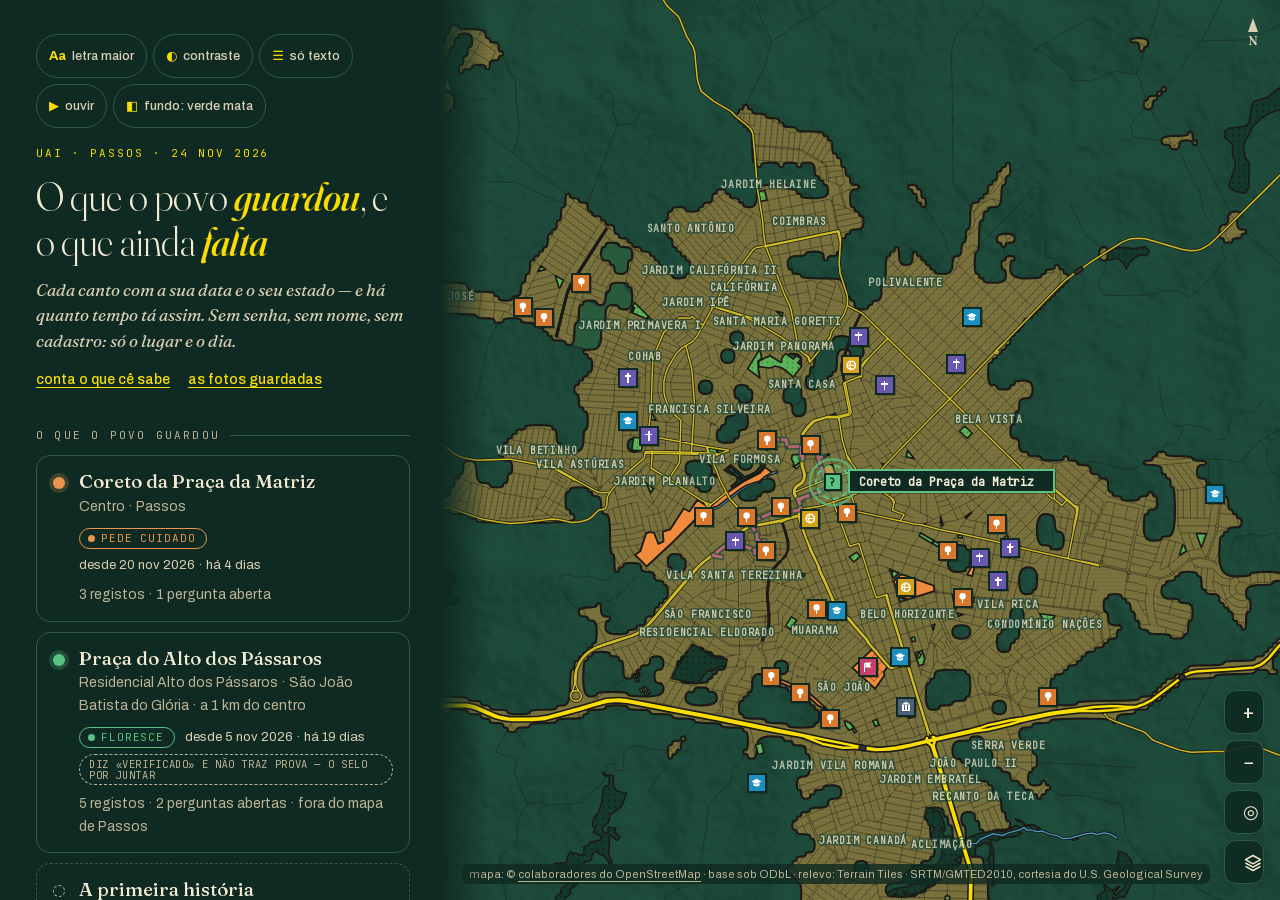
<file: site/index.html>
<!doctype html>
<html lang="pt-BR">
<head>
<meta charset="utf-8">
<meta name="viewport" content="width=device-width,initial-scale=1">
<title>UAI — Passos</title>
<meta name="description" content="Uma biblioteca viva de Passos (MG): o que floresce, o que pede cuidado, o que ainda falta.">
<link rel="icon" href="data:image/svg+xml,%3Csvg xmlns='http://www.w3.org/2000/svg' viewBox='0 0 32 32'%3E%3Ccircle cx='16' cy='16' r='14' fill='%232b7a47' opacity='.25'/%3E%3Ccircle cx='16' cy='16' r='7' fill='%232b7a47'/%3E%3C/svg%3E">
<meta name="theme-color" content="#0F2A22" media="(prefers-color-scheme: light)">
<meta name="theme-color" content="#0F2A22" media="(prefers-color-scheme: dark)">
<link rel="preload" href="fontes/Fraunces-normal-300-700.woff2" as="font" type="font/woff2" crossorigin>
<link rel="stylesheet" href="fontes/fontes.css?v=32fa8590ec">
<link rel="stylesheet" href="uai.css?v=32fa8590ec">
<script>try{for(const k of["letra-grande","contraste","so-texto"])if(localStorage.getItem("uai:"+k)==="1")document.documentElement.classList.add(k);const f=localStorage.getItem("uai:fundo");if(f==="azul"||f==="terra")document.documentElement.dataset.fundo=f}catch(e){}</script>
<script src="acesso.js?v=32fa8590ec" defer></script>
<script src="mapa.js?v=32fa8590ec" data-versao="32fa8590ec" defer></script>

</head>
<body>
<a class="pular" href="#conteudo">pular o mapa e ir para o texto</a>
<div id="cena" role="region" aria-label="Mapa — arraste para andar, roda ou beliscão para aproximar">
<div class="norte" aria-hidden="true">N</div>
<div class="controles" hidden>
<button type="button" data-acao="mais" aria-label="aproximar">+</button>
<button type="button" data-acao="menos" aria-label="afastar">−</button>
<button type="button" data-acao="tudo" title="ver a região toda" aria-label="ver a região toda">◎</button>
<button type="button" data-acao="aqui" class="so-explorador" title="estou aqui — a posição fica só no seu aparelho" aria-label="estou aqui"><svg viewBox="0 0 24 24" width="20" height="20" aria-hidden="true" fill="none" stroke="currentColor" stroke-width="1.8" stroke-linejoin="round"><path d="M12 3 19 20l-7-4-7 4z"/></svg></button>
<button type="button" data-acao="ver" title="jeitos de ver: modos, camadas e filtros" aria-label="jeitos de ver: modos, camadas e filtros" aria-expanded="false" aria-controls="ver"><svg viewBox="0 0 24 24" width="20" height="20" aria-hidden="true" fill="none" stroke="currentColor" stroke-width="1.8" stroke-linejoin="round"><path d="M12 3 3 8l9 5 9-5z"/><path d="m3 12 9 5 9-5"/><path d="m3 16 9 5 9-5"/></svg></button>
</div>
<section class="ver" id="ver" hidden aria-labelledby="ver-t">
<div class="ver-topo"><h2 id="ver-t">Jeitos de ver</h2><button type="button" class="ver-fechar" data-ver="fechar" aria-label="fechar">×</button></div>
<div class="ver-modos" role="radiogroup" aria-label="modo"><button type="button" role="radio" aria-checked="false" data-modo="sossego" data-dica="Só o chão e os lugares da UAI. Leve e quieto, bom para ler.">sossego</button><button type="button" role="radio" aria-checked="false" data-modo="passeio" data-dica="O mapa como ele é: os convites aparecem quando se aproxima.">passeio</button><button type="button" role="radio" aria-checked="false" data-modo="explorador" data-dica="Para sair de casa: tudo à vista, o que fica perto e quanto se anda a pé.">explorador</button></div>
<p class="ver-dica" aria-live="polite"></p>
<div class="ver-vista" role="radiogroup" aria-label="vista"><span>vista</span>
<button type="button" role="radio" aria-checked="true" data-vista="cima">de cima</button>
<button type="button" role="radio" aria-checked="false" data-vista="inclinada">inclinada</button></div>
<div class="ver-jornadas"><h3>Jornadas</h3><ol class="ver-lista"><li><button type="button" data-jornada="quem-chega-de-onibus" aria-pressed="false"><b>Quem chega de ônibus</b><span>6 paradas · 2,0 km · uns 26 min a pé</span></button></li><li><button type="button" data-jornada="as-pracas-do-centro" aria-pressed="false"><b>As praças do centro</b><span>4 paradas · 1,1 km · uns 15 min a pé</span></button></li></ol><p class="ver-convite" data-convite="quem-chega-de-onibus" hidden>Da rodoviária até o coreto, pelas praças do caminho. Para quem acabou de chegar — ou para quem nunca reparou.</p><p class="ver-convite" data-convite="as-pracas-do-centro" hidden>Uma volta curta, de praça em praça. Sente num banco em cada uma.</p><ol class="ver-paradas" hidden></ol></div>
<div class="ver-perto" hidden>
<div class="ver-perto-topo"><h3>Perto daqui</h3><button type="button" class="ver-link" data-ver="aqui">estou aqui</button></div>
<p class="ver-nota ver-onde"></p>
<ol class="ver-lista"></ol>
</div>
<details class="ver-mais">
<summary>camadas e filtros</summary>
<h3>Camadas</h3>
<div class="ver-camadas"><label class="ver-camada"><input type="checkbox" data-camada="relevo" checked> relevo e curvas de nível</label><label class="ver-camada"><input type="checkbox" data-camada="nomes" checked> nomes de bairros, rios e pontes</label><label class="ver-camada"><input type="checkbox" data-camada="convites" checked> convites — praças, igrejas, escolas…</label><label class="ver-camada"><input type="checkbox" data-camada="gente" checked> gente — uma pessoinha por história</label><label class="ver-camada"><input type="checkbox" data-camada="jornadas" checked> jornadas — caminhadas pelas ruas</label></div>
<h3>Lugares da UAI, pelo estado</h3>
<div class="ver-chips" data-filtro="estado"><button type="button" class="ver-chip e-floresce" aria-pressed="true" data-estado="floresce"><i aria-hidden="true"></i>floresce</button><button type="button" class="ver-chip e-pede-cuidado" aria-pressed="true" data-estado="pede-cuidado"><i aria-hidden="true"></i>pede cuidado</button><button type="button" class="ver-chip e-por-fazer" aria-pressed="true" data-estado="por-fazer"><i aria-hidden="true"></i>por fazer</button><button type="button" class="ver-chip e-em-obra" aria-pressed="true" data-estado="em-obra"><i aria-hidden="true"></i>em obra</button><button type="button" class="ver-chip e-adormeceu" aria-pressed="true" data-estado="adormeceu"><i aria-hidden="true"></i>adormeceu</button><button type="button" class="ver-chip e-tem-raiz" aria-pressed="true" data-estado="tem-raiz"><i aria-hidden="true"></i>tem raiz</button><button type="button" class="ver-chip e-nenhum" aria-pressed="true" data-estado="nenhum"><i aria-hidden="true"></i>sem estado</button></div>
<h3>Convites, pelo tipo</h3>
<div class="ver-chips" data-filtro="cat"><button type="button" class="ver-chip c-praca" aria-pressed="true" data-cat="praca"><svg viewBox="-10 -10 20 20" width="16" height="16" aria-hidden="true"><circle r="9" fill="var(--c)"/><g fill="#fff"><circle cy="-1.6" r="3.2"/><rect x="-.8" y="0" width="1.6" height="4.6" rx=".5"/></g></svg>praça</button><button type="button" class="ver-chip c-transporte" aria-pressed="true" data-cat="transporte"><svg viewBox="-10 -10 20 20" width="16" height="16" aria-hidden="true"><circle r="9" fill="var(--c)"/><g fill="#fff"><rect x="-4" y="-4" width="8" height="7" rx="1.6"/><rect x="-3" y="3" width="1.6" height="1.6" rx=".5"/><rect x="1.4" y="3" width="1.6" height="1.6" rx=".5"/></g></svg>rodoviária e ônibus</button><button type="button" class="ver-chip c-festa" aria-pressed="true" data-cat="festa"><svg viewBox="-10 -10 20 20" width="16" height="16" aria-hidden="true"><circle r="9" fill="var(--c)"/><g fill="#fff"><rect x="-3.4" y="-4.6" width="1.2" height="9.2" rx=".5"/><path d="M-2.2-4.6h6l-1.6 2.4 1.6 2.4h-6z"/></g></svg>exposição e festa</button><button type="button" class="ver-chip c-fe" aria-pressed="true" data-cat="fe"><svg viewBox="-10 -10 20 20" width="16" height="16" aria-hidden="true"><circle r="9" fill="var(--c)"/><g fill="#fff"><rect x="-.9" y="-4.8" width="1.8" height="9.6" rx=".5"/><rect x="-3.4" y="-2.4" width="6.8" height="1.8" rx=".5"/></g></svg>igreja</button><button type="button" class="ver-chip c-saude" aria-pressed="true" data-cat="saude"><svg viewBox="-10 -10 20 20" width="16" height="16" aria-hidden="true"><circle r="9" fill="var(--c)"/><g fill="#fff"><rect x="-1.3" y="-4" width="2.6" height="8" rx=".6"/><rect x="-4" y="-1.3" width="8" height="2.6" rx=".6"/></g></svg>saúde</button><button type="button" class="ver-chip c-ensino" aria-pressed="true" data-cat="ensino"><svg viewBox="-10 -10 20 20" width="16" height="16" aria-hidden="true"><circle r="9" fill="var(--c)"/><g fill="#fff"><path d="M0-4.2 5-1.6 0 1-5-1.6z"/><path d="M-3 0v2.4c1.6 1.4 4.4 1.4 6 0V0L0 1.6z"/></g></svg>escola e faculdade</button><button type="button" class="ver-chip c-esporte" aria-pressed="true" data-cat="esporte"><svg viewBox="-10 -10 20 20" width="16" height="16" aria-hidden="true"><circle r="9" fill="var(--c)"/><g fill="#fff"><circle r="4.2" fill="none" stroke="#fff" stroke-width="1.4"/><path d="M-4 0h8M0-4c-2 2.6-2 5.4 0 8" fill="none" stroke="#fff" stroke-width="1.1"/></g></svg>esporte</button><button type="button" class="ver-chip c-cultura" aria-pressed="true" data-cat="cultura"><svg viewBox="-10 -10 20 20" width="16" height="16" aria-hidden="true"><circle r="9" fill="var(--c)"/><g fill="#fff"><path d="M0-4.6 1.4-1.5 4.6-1.2 2.2 1 2.9 4.3 0 2.6-2.9 4.3-2.2 1-4.6-1.2-1.4-1.5z"/></g></svg>cultura</button><button type="button" class="ver-chip c-mercado" aria-pressed="true" data-cat="mercado"><svg viewBox="-10 -10 20 20" width="16" height="16" aria-hidden="true"><circle r="9" fill="var(--c)"/><g fill="#fff"><path d="M-4.4-1.2h8.8l-1 5.4h-6.8z"/><path d="M-2.2-1.2 0-4.4 2.2-1.2" fill="none" stroke="#fff" stroke-width="1.2"/></g></svg>mercado</button><button type="button" class="ver-chip c-publico" aria-pressed="true" data-cat="publico"><svg viewBox="-10 -10 20 20" width="16" height="16" aria-hidden="true"><circle r="9" fill="var(--c)"/><g fill="#fff"><path d="M0-4.8 4.6-2.2h-9.2z"/><rect x="-3.6" y="-1.4" width="1.4" height="4.4"/><rect x="-.7" y="-1.4" width="1.4" height="4.4"/><rect x="2.2" y="-1.4" width="1.4" height="4.4"/><rect x="-4.4" y="3.2" width="8.8" height="1.4"/></g></svg>serviço público</button></div>
</details>
<p class="ver-nota">O mapa aponta; o lugar é que conta. As escolhas ficam só neste aparelho. <button type="button" class="ver-link" data-ver="repor">repor</button></p>
</section>
<div class="jornada-barra" role="group" aria-label="jornada, parada a parada" hidden>
<button type="button" data-j="fechar" aria-label="fechar a jornada">×</button>
<p aria-live="polite"><b></b><span></span></p>
<button type="button" data-j="antes" aria-label="parada anterior">‹</button>
<button type="button" data-j="depois" aria-label="próxima parada">›</button>
</div>
<div class="la-fora" role="status" hidden><p>Já faz um tempinho de mapa. O melhor de Passos está lá fora — escolha um lugar daqui e vá ver de perto.</p><button type="button">combinado</button></div>
<div class="rodape-mapa"><span id="escala" aria-hidden="true"><i></i><b></b></span><span class="atrib">mapa: © <a href="https://www.openstreetmap.org/copyright" rel="noopener">colaboradores do OpenStreetMap</a> · base sob ODbL · relevo: Terrain Tiles · SRTM/GMTED2010, cortesia do U.S. Geological Survey</span></div>
</div>
<main class="painel" id="conteudo" tabindex="-1">
<button type="button" class="pega" id="pega" aria-label="estender a folha" aria-expanded="false" aria-controls="conteudo"></button>
<p class="selo">UAI · Passos · 24 nov 2026</p>
<h1>O que o povo <b>guardou</b>, e o que ainda <b>falta</b></h1>
<p class="sub">Cada canto com a sua data e o seu estado — e há quanto tempo tá assim. Sem senha, sem nome, sem cadastro: só o lugar e o dia.</p>
<nav class="nav"><a href="deixar.html">conta o que cê sabe</a><a href="acervo.html">as fotos guardadas</a></nav>
<h2>O que o povo guardou</h2>
<ul class="lugares"><li><a class="cartao cor-pede-cuidado" href="coreto-da-praca-da-matriz.html" data-lugar="coreto-da-praca-da-matriz">
<span class="ponto" aria-hidden="true"></span><div>
<h3>Coreto da Praça da Matriz</h3><p class="ref">Centro · Passos</p>
<div class="linha-estado"><span class="estado e-pede-cuidado">pede cuidado</span> <span>desde 20 nov 2026 · há 4 dias</span></div>
<p class="ref" style="margin-top:8px">3 registos · 1 pergunta aberta</p></div></a></li><li><a class="cartao cor-floresce" href="praca-alto-dos-passaros.html" data-lugar="praca-alto-dos-passaros">
<span class="ponto" aria-hidden="true"></span><div>
<h3>Praça do Alto dos Pássaros</h3><p class="ref">Residencial Alto dos Pássaros · São João Batista do Glória · a 1 km do centro</p>
<div class="linha-estado"><span class="estado e-floresce">floresce</span> <span>desde 5 nov 2026 · há 19 dias</span><span class="cuidado">diz «verificado» e não traz prova — o selo por juntar</span></div>
<p class="ref" style="margin-top:8px">5 registos · 2 perguntas abertas · fora do mapa de Passos</p></div></a></li><li><a class="cartao vazio" href="deixar.html">
<span class="ponto" aria-hidden="true"></span><div>
<h3>A primeira história</h3><p class="ref">rua, praça, ponte, beira de rio — quem viveu é que conta</p>
<div class="linha-estado"><span class="estado">em branco</span> <span>é do povo — e ninguém escreve por ele</span></div></div></a></li></ul>
<h2>Jornadas</h2><p class="ref" style="margin-bottom:12px">Caminhadas por lugares que existem. O traço segue as ruas do mapa; na rua, vale o que os olhos virem.</p><ul class="jornadas"><li class="jornada-texto"><h3>Quem chega de ônibus</h3><p class="ref">6 paradas · 2,0 km · uns 26 min a pé · <a href="#" data-ver-jornada="quem-chega-de-onibus">ver no mapa</a></p><p>Da rodoviária até o coreto, pelas praças do caminho. Para quem acabou de chegar — ou para quem nunca reparou.</p><p class="ref">Terminal Rodoviário Presidente Tancredo Neves → Praça Santa Helena → Praça São Francisco → Praça Lúcio Bittencourt → Mercado Municipal de Passos → Coreto da Praça da Matriz</p><p class="fonte">fonte: proposta da casa, a 22/11/2026, sobre os convites do mapa livre (OpenStreetMap)</p></li><li class="jornada-texto"><h3>As praças do centro</h3><p class="ref">4 paradas · 1,1 km · uns 15 min a pé · <a href="#" data-ver-jornada="as-pracas-do-centro">ver no mapa</a></p><p>Uma volta curta, de praça em praça. Sente num banco em cada uma.</p><p class="ref">Coreto da Praça da Matriz → Praça Coronel José Caetano Machado → Praça Blandina de Andrade → Praça Trindade</p><p class="fonte">fonte: proposta da casa, a 22/11/2026, sobre os convites do mapa livre (OpenStreetMap)</p></li></ul>
<h2>O mapa</h2>
<p class="ref">O mapa é de Passos — a cidade é a missão de agora. O chão é o de toda a gente: bairros, córregos, matas, ruas e pontes do OpenStreetMap, o relevo do SRTM.
Um lugar da UAI só ganha um ponto quando há fonte para ele — se a fonte só diz «por ali», desenha-se uma mancha do tamanho da dúvida.</p>
<ul class="legenda"><li class="c-praca"><svg viewBox="-10 -10 20 20" width="18" height="18" aria-hidden="true"><circle r="9" fill="var(--c)"/><g fill="#fff"><circle cy="-1.6" r="3.2"/><rect x="-.8" y="0" width="1.6" height="4.6" rx=".5"/></g></svg>praça</li><li class="c-transporte"><svg viewBox="-10 -10 20 20" width="18" height="18" aria-hidden="true"><circle r="9" fill="var(--c)"/><g fill="#fff"><rect x="-4" y="-4" width="8" height="7" rx="1.6"/><rect x="-3" y="3" width="1.6" height="1.6" rx=".5"/><rect x="1.4" y="3" width="1.6" height="1.6" rx=".5"/></g></svg>rodoviária e ônibus</li><li class="c-festa"><svg viewBox="-10 -10 20 20" width="18" height="18" aria-hidden="true"><circle r="9" fill="var(--c)"/><g fill="#fff"><rect x="-3.4" y="-4.6" width="1.2" height="9.2" rx=".5"/><path d="M-2.2-4.6h6l-1.6 2.4 1.6 2.4h-6z"/></g></svg>exposição e festa</li><li class="c-fe"><svg viewBox="-10 -10 20 20" width="18" height="18" aria-hidden="true"><circle r="9" fill="var(--c)"/><g fill="#fff"><rect x="-.9" y="-4.8" width="1.8" height="9.6" rx=".5"/><rect x="-3.4" y="-2.4" width="6.8" height="1.8" rx=".5"/></g></svg>igreja</li><li class="c-saude"><svg viewBox="-10 -10 20 20" width="18" height="18" aria-hidden="true"><circle r="9" fill="var(--c)"/><g fill="#fff"><rect x="-1.3" y="-4" width="2.6" height="8" rx=".6"/><rect x="-4" y="-1.3" width="8" height="2.6" rx=".6"/></g></svg>saúde</li><li class="c-ensino"><svg viewBox="-10 -10 20 20" width="18" height="18" aria-hidden="true"><circle r="9" fill="var(--c)"/><g fill="#fff"><path d="M0-4.2 5-1.6 0 1-5-1.6z"/><path d="M-3 0v2.4c1.6 1.4 4.4 1.4 6 0V0L0 1.6z"/></g></svg>escola e faculdade</li><li class="c-esporte"><svg viewBox="-10 -10 20 20" width="18" height="18" aria-hidden="true"><circle r="9" fill="var(--c)"/><g fill="#fff"><circle r="4.2" fill="none" stroke="#fff" stroke-width="1.4"/><path d="M-4 0h8M0-4c-2 2.6-2 5.4 0 8" fill="none" stroke="#fff" stroke-width="1.1"/></g></svg>esporte</li><li class="c-cultura"><svg viewBox="-10 -10 20 20" width="18" height="18" aria-hidden="true"><circle r="9" fill="var(--c)"/><g fill="#fff"><path d="M0-4.6 1.4-1.5 4.6-1.2 2.2 1 2.9 4.3 0 2.6-2.9 4.3-2.2 1-4.6-1.2-1.4-1.5z"/></g></svg>cultura</li><li class="c-mercado"><svg viewBox="-10 -10 20 20" width="18" height="18" aria-hidden="true"><circle r="9" fill="var(--c)"/><g fill="#fff"><path d="M-4.4-1.2h8.8l-1 5.4h-6.8z"/><path d="M-2.2-1.2 0-4.4 2.2-1.2" fill="none" stroke="#fff" stroke-width="1.2"/></g></svg>mercado</li><li class="c-publico"><svg viewBox="-10 -10 20 20" width="18" height="18" aria-hidden="true"><circle r="9" fill="var(--c)"/><g fill="#fff"><path d="M0-4.8 4.6-2.2h-9.2z"/><rect x="-3.6" y="-1.4" width="1.4" height="4.4"/><rect x="-.7" y="-1.4" width="1.4" height="4.4"/><rect x="2.2" y="-1.4" width="1.4" height="4.4"/><rect x="-4.4" y="3.2" width="8.8" height="1.4"/></g></svg>serviço público</li></ul>
<p class="ref">Praças, rodoviária, exposição, igrejas… aparecem quando se aproxima. Ainda não são fichas: tocar num deles abre «contar uma história» já com o nome do lugar.</p>
<p class="ref">O chão é feito de <strong>quadradinhos de 10 metros</strong> — menos realista de propósito: o mapa é para achar o caminho, a cidade de verdade está lá fora. Cada <strong>pessoinha</strong> ao lado de um lugar da UAI é uma história contada ali. No botão das camadas há jeitos de ver: de cima ou inclinado, com mais ou menos coisa.</p>
<h2>As leis da casa</h2>
<details class="leis" open>
<summary>o que a casa guarda — e o que a casa não guarda</summary>
<ol><li><b>Nunca quem falhou — só a coisa.</b> Guarda-se o que falta e onde falta, não quem tem culpa.</li><li><b>Nunca quem contou.</b> Sem nome, sem rosto, sem rasto. Quem contou, contou.</li><li><b>Mover é ligar, nunca apagar.</b> Corrige-se acrescentando, com a data do lado. Nada se joga fora.</li><li><b>Com procedência.</b> Todo dado diz de onde veio. Sem procedência não entra — nem um ponto no mapa.</li><li><b>Museu não é álbum.</b> O difícil fica do lado do bonito. Num se escolhe só o que é de gosto.</li><li><b>Sem dono.</b> A UAI é do povo de Passos, não de quem guarda.</li><li><b>Cada ficha tem data e estado.</b> E sempre desde quando — porque o tempo também conta.</li></ol>
</details>
<footer class="rodape"><p>UAI · Unidade de Acompanhamento e Informação · Passos, MG</p>
<p>fonte · data · estado — ao lado de cada coisa.</p>
<p><a href="index.html">início</a> · <a href="acervo.html">acervo</a> · <a href="deixar.html">contar uma história</a> · <a href="creditos.html">créditos</a></p></footer>
</main>
</body>
</html>
</file>
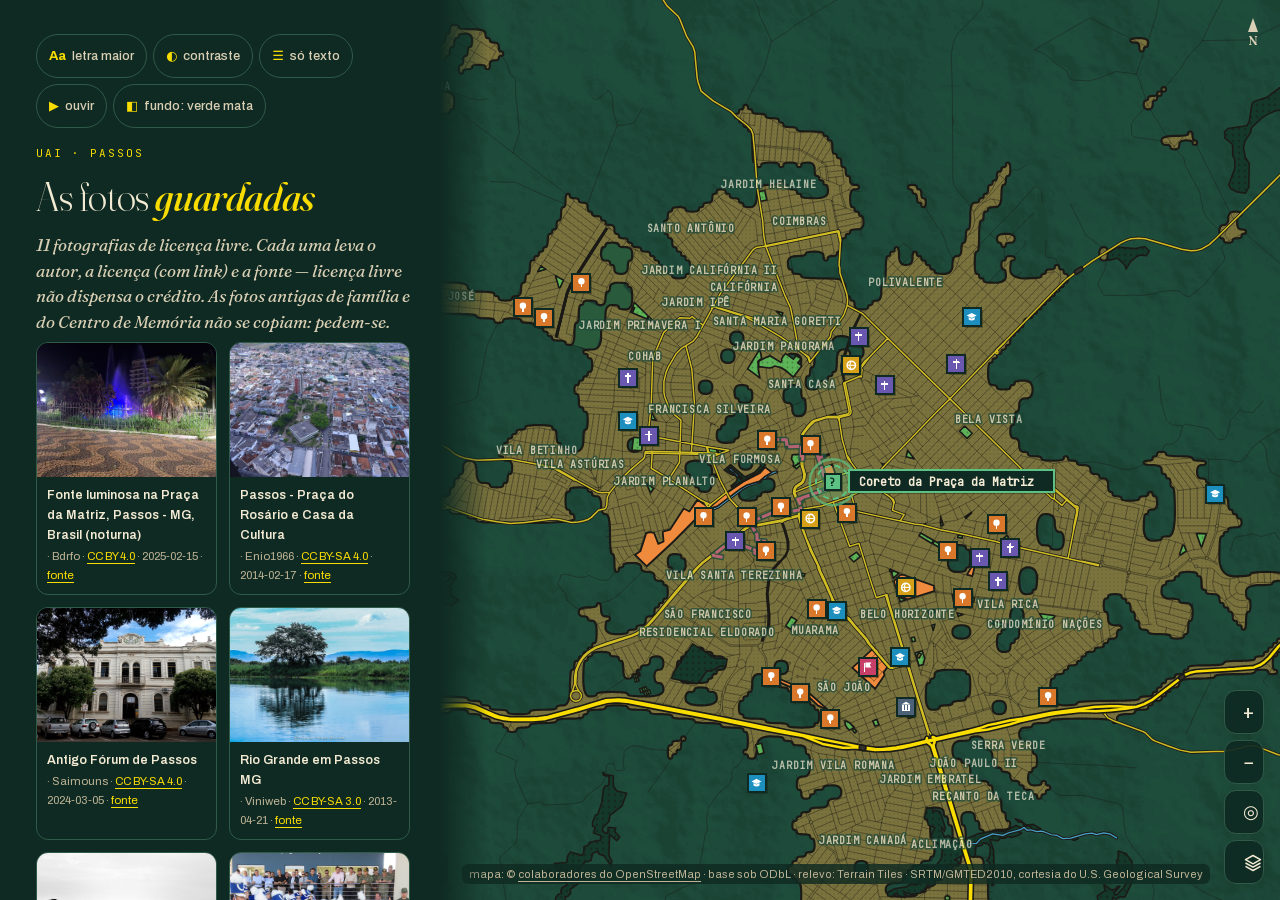
<file: site/acervo.html>
<!doctype html>
<html lang="pt-BR">
<head>
<meta charset="utf-8">
<meta name="viewport" content="width=device-width,initial-scale=1">
<title>As fotos guardadas — UAI</title>
<meta name="description" content="Fotografias de Passos com autor, licença e origem.">
<link rel="icon" href="data:image/svg+xml,%3Csvg xmlns='http://www.w3.org/2000/svg' viewBox='0 0 32 32'%3E%3Ccircle cx='16' cy='16' r='14' fill='%232b7a47' opacity='.25'/%3E%3Ccircle cx='16' cy='16' r='7' fill='%232b7a47'/%3E%3C/svg%3E">
<meta name="theme-color" content="#0F2A22" media="(prefers-color-scheme: light)">
<meta name="theme-color" content="#0F2A22" media="(prefers-color-scheme: dark)">
<link rel="preload" href="fontes/Fraunces-normal-300-700.woff2" as="font" type="font/woff2" crossorigin>
<link rel="stylesheet" href="fontes/fontes.css?v=32fa8590ec">
<link rel="stylesheet" href="uai.css?v=32fa8590ec">
<script>try{for(const k of["letra-grande","contraste","so-texto"])if(localStorage.getItem("uai:"+k)==="1")document.documentElement.classList.add(k);const f=localStorage.getItem("uai:fundo");if(f==="azul"||f==="terra")document.documentElement.dataset.fundo=f}catch(e){}</script>
<script src="acesso.js?v=32fa8590ec" defer></script>
<script src="mapa.js?v=32fa8590ec" data-versao="32fa8590ec" defer></script>

</head>
<body>
<a class="pular" href="#conteudo">pular o mapa e ir para o texto</a>
<div id="cena" role="region" aria-label="Mapa — arraste para andar, roda ou beliscão para aproximar">
<div class="norte" aria-hidden="true">N</div>
<div class="controles" hidden>
<button type="button" data-acao="mais" aria-label="aproximar">+</button>
<button type="button" data-acao="menos" aria-label="afastar">−</button>
<button type="button" data-acao="tudo" title="ver a região toda" aria-label="ver a região toda">◎</button>
<button type="button" data-acao="aqui" class="so-explorador" title="estou aqui — a posição fica só no seu aparelho" aria-label="estou aqui"><svg viewBox="0 0 24 24" width="20" height="20" aria-hidden="true" fill="none" stroke="currentColor" stroke-width="1.8" stroke-linejoin="round"><path d="M12 3 19 20l-7-4-7 4z"/></svg></button>
<button type="button" data-acao="ver" title="jeitos de ver: modos, camadas e filtros" aria-label="jeitos de ver: modos, camadas e filtros" aria-expanded="false" aria-controls="ver"><svg viewBox="0 0 24 24" width="20" height="20" aria-hidden="true" fill="none" stroke="currentColor" stroke-width="1.8" stroke-linejoin="round"><path d="M12 3 3 8l9 5 9-5z"/><path d="m3 12 9 5 9-5"/><path d="m3 16 9 5 9-5"/></svg></button>
</div>
<section class="ver" id="ver" hidden aria-labelledby="ver-t">
<div class="ver-topo"><h2 id="ver-t">Jeitos de ver</h2><button type="button" class="ver-fechar" data-ver="fechar" aria-label="fechar">×</button></div>
<div class="ver-modos" role="radiogroup" aria-label="modo"><button type="button" role="radio" aria-checked="false" data-modo="sossego" data-dica="Só o chão e os lugares da UAI. Leve e quieto, bom para ler.">sossego</button><button type="button" role="radio" aria-checked="false" data-modo="passeio" data-dica="O mapa como ele é: os convites aparecem quando se aproxima.">passeio</button><button type="button" role="radio" aria-checked="false" data-modo="explorador" data-dica="Para sair de casa: tudo à vista, o que fica perto e quanto se anda a pé.">explorador</button></div>
<p class="ver-dica" aria-live="polite"></p>
<div class="ver-vista" role="radiogroup" aria-label="vista"><span>vista</span>
<button type="button" role="radio" aria-checked="true" data-vista="cima">de cima</button>
<button type="button" role="radio" aria-checked="false" data-vista="inclinada">inclinada</button></div>
<div class="ver-jornadas"><h3>Jornadas</h3><ol class="ver-lista"><li><button type="button" data-jornada="quem-chega-de-onibus" aria-pressed="false"><b>Quem chega de ônibus</b><span>6 paradas · 2,0 km · uns 26 min a pé</span></button></li><li><button type="button" data-jornada="as-pracas-do-centro" aria-pressed="false"><b>As praças do centro</b><span>4 paradas · 1,1 km · uns 15 min a pé</span></button></li></ol><p class="ver-convite" data-convite="quem-chega-de-onibus" hidden>Da rodoviária até o coreto, pelas praças do caminho. Para quem acabou de chegar — ou para quem nunca reparou.</p><p class="ver-convite" data-convite="as-pracas-do-centro" hidden>Uma volta curta, de praça em praça. Sente num banco em cada uma.</p><ol class="ver-paradas" hidden></ol></div>
<div class="ver-perto" hidden>
<div class="ver-perto-topo"><h3>Perto daqui</h3><button type="button" class="ver-link" data-ver="aqui">estou aqui</button></div>
<p class="ver-nota ver-onde"></p>
<ol class="ver-lista"></ol>
</div>
<details class="ver-mais">
<summary>camadas e filtros</summary>
<h3>Camadas</h3>
<div class="ver-camadas"><label class="ver-camada"><input type="checkbox" data-camada="relevo" checked> relevo e curvas de nível</label><label class="ver-camada"><input type="checkbox" data-camada="nomes" checked> nomes de bairros, rios e pontes</label><label class="ver-camada"><input type="checkbox" data-camada="convites" checked> convites — praças, igrejas, escolas…</label><label class="ver-camada"><input type="checkbox" data-camada="gente" checked> gente — uma pessoinha por história</label><label class="ver-camada"><input type="checkbox" data-camada="jornadas" checked> jornadas — caminhadas pelas ruas</label></div>
<h3>Lugares da UAI, pelo estado</h3>
<div class="ver-chips" data-filtro="estado"><button type="button" class="ver-chip e-floresce" aria-pressed="true" data-estado="floresce"><i aria-hidden="true"></i>floresce</button><button type="button" class="ver-chip e-pede-cuidado" aria-pressed="true" data-estado="pede-cuidado"><i aria-hidden="true"></i>pede cuidado</button><button type="button" class="ver-chip e-por-fazer" aria-pressed="true" data-estado="por-fazer"><i aria-hidden="true"></i>por fazer</button><button type="button" class="ver-chip e-em-obra" aria-pressed="true" data-estado="em-obra"><i aria-hidden="true"></i>em obra</button><button type="button" class="ver-chip e-adormeceu" aria-pressed="true" data-estado="adormeceu"><i aria-hidden="true"></i>adormeceu</button><button type="button" class="ver-chip e-tem-raiz" aria-pressed="true" data-estado="tem-raiz"><i aria-hidden="true"></i>tem raiz</button><button type="button" class="ver-chip e-nenhum" aria-pressed="true" data-estado="nenhum"><i aria-hidden="true"></i>sem estado</button></div>
<h3>Convites, pelo tipo</h3>
<div class="ver-chips" data-filtro="cat"><button type="button" class="ver-chip c-praca" aria-pressed="true" data-cat="praca"><svg viewBox="-10 -10 20 20" width="16" height="16" aria-hidden="true"><circle r="9" fill="var(--c)"/><g fill="#fff"><circle cy="-1.6" r="3.2"/><rect x="-.8" y="0" width="1.6" height="4.6" rx=".5"/></g></svg>praça</button><button type="button" class="ver-chip c-transporte" aria-pressed="true" data-cat="transporte"><svg viewBox="-10 -10 20 20" width="16" height="16" aria-hidden="true"><circle r="9" fill="var(--c)"/><g fill="#fff"><rect x="-4" y="-4" width="8" height="7" rx="1.6"/><rect x="-3" y="3" width="1.6" height="1.6" rx=".5"/><rect x="1.4" y="3" width="1.6" height="1.6" rx=".5"/></g></svg>rodoviária e ônibus</button><button type="button" class="ver-chip c-festa" aria-pressed="true" data-cat="festa"><svg viewBox="-10 -10 20 20" width="16" height="16" aria-hidden="true"><circle r="9" fill="var(--c)"/><g fill="#fff"><rect x="-3.4" y="-4.6" width="1.2" height="9.2" rx=".5"/><path d="M-2.2-4.6h6l-1.6 2.4 1.6 2.4h-6z"/></g></svg>exposição e festa</button><button type="button" class="ver-chip c-fe" aria-pressed="true" data-cat="fe"><svg viewBox="-10 -10 20 20" width="16" height="16" aria-hidden="true"><circle r="9" fill="var(--c)"/><g fill="#fff"><rect x="-.9" y="-4.8" width="1.8" height="9.6" rx=".5"/><rect x="-3.4" y="-2.4" width="6.8" height="1.8" rx=".5"/></g></svg>igreja</button><button type="button" class="ver-chip c-saude" aria-pressed="true" data-cat="saude"><svg viewBox="-10 -10 20 20" width="16" height="16" aria-hidden="true"><circle r="9" fill="var(--c)"/><g fill="#fff"><rect x="-1.3" y="-4" width="2.6" height="8" rx=".6"/><rect x="-4" y="-1.3" width="8" height="2.6" rx=".6"/></g></svg>saúde</button><button type="button" class="ver-chip c-ensino" aria-pressed="true" data-cat="ensino"><svg viewBox="-10 -10 20 20" width="16" height="16" aria-hidden="true"><circle r="9" fill="var(--c)"/><g fill="#fff"><path d="M0-4.2 5-1.6 0 1-5-1.6z"/><path d="M-3 0v2.4c1.6 1.4 4.4 1.4 6 0V0L0 1.6z"/></g></svg>escola e faculdade</button><button type="button" class="ver-chip c-esporte" aria-pressed="true" data-cat="esporte"><svg viewBox="-10 -10 20 20" width="16" height="16" aria-hidden="true"><circle r="9" fill="var(--c)"/><g fill="#fff"><circle r="4.2" fill="none" stroke="#fff" stroke-width="1.4"/><path d="M-4 0h8M0-4c-2 2.6-2 5.4 0 8" fill="none" stroke="#fff" stroke-width="1.1"/></g></svg>esporte</button><button type="button" class="ver-chip c-cultura" aria-pressed="true" data-cat="cultura"><svg viewBox="-10 -10 20 20" width="16" height="16" aria-hidden="true"><circle r="9" fill="var(--c)"/><g fill="#fff"><path d="M0-4.6 1.4-1.5 4.6-1.2 2.2 1 2.9 4.3 0 2.6-2.9 4.3-2.2 1-4.6-1.2-1.4-1.5z"/></g></svg>cultura</button><button type="button" class="ver-chip c-mercado" aria-pressed="true" data-cat="mercado"><svg viewBox="-10 -10 20 20" width="16" height="16" aria-hidden="true"><circle r="9" fill="var(--c)"/><g fill="#fff"><path d="M-4.4-1.2h8.8l-1 5.4h-6.8z"/><path d="M-2.2-1.2 0-4.4 2.2-1.2" fill="none" stroke="#fff" stroke-width="1.2"/></g></svg>mercado</button><button type="button" class="ver-chip c-publico" aria-pressed="true" data-cat="publico"><svg viewBox="-10 -10 20 20" width="16" height="16" aria-hidden="true"><circle r="9" fill="var(--c)"/><g fill="#fff"><path d="M0-4.8 4.6-2.2h-9.2z"/><rect x="-3.6" y="-1.4" width="1.4" height="4.4"/><rect x="-.7" y="-1.4" width="1.4" height="4.4"/><rect x="2.2" y="-1.4" width="1.4" height="4.4"/><rect x="-4.4" y="3.2" width="8.8" height="1.4"/></g></svg>serviço público</button></div>
</details>
<p class="ver-nota">O mapa aponta; o lugar é que conta. As escolhas ficam só neste aparelho. <button type="button" class="ver-link" data-ver="repor">repor</button></p>
</section>
<div class="jornada-barra" role="group" aria-label="jornada, parada a parada" hidden>
<button type="button" data-j="fechar" aria-label="fechar a jornada">×</button>
<p aria-live="polite"><b></b><span></span></p>
<button type="button" data-j="antes" aria-label="parada anterior">‹</button>
<button type="button" data-j="depois" aria-label="próxima parada">›</button>
</div>
<div class="la-fora" role="status" hidden><p>Já faz um tempinho de mapa. O melhor de Passos está lá fora — escolha um lugar daqui e vá ver de perto.</p><button type="button">combinado</button></div>
<div class="rodape-mapa"><span id="escala" aria-hidden="true"><i></i><b></b></span><span class="atrib">mapa: © <a href="https://www.openstreetmap.org/copyright" rel="noopener">colaboradores do OpenStreetMap</a> · base sob ODbL · relevo: Terrain Tiles · SRTM/GMTED2010, cortesia do U.S. Geological Survey</span></div>
</div>
<main class="painel" id="conteudo" tabindex="-1">
<button type="button" class="pega" id="pega" aria-label="estender a folha" aria-expanded="false" aria-controls="conteudo"></button>
<p class="selo"><a href="index.html">UAI · Passos</a></p>
<h1>As fotos <b>guardadas</b></h1>
<p class="sub">11 fotografias de licença livre. Cada uma leva o autor, a licença (com link) e a fonte — licença livre não dispensa o crédito.
As fotos antigas de família e do Centro de Memória não se copiam: pedem-se.</p>
<div class="acervo"><figure><a href="https://upload.wikimedia.org/wikipedia/commons/0/0f/Fonte_luminosa_na_Pra%C3%A7a_da_Matriz%2C_Passos_-_MG%2C_Brasil_%28noturna%29.jpg?utm_source=commons.wikimedia.org&amp;utm_campaign=imageinfo&amp;utm_content=original" rel="noopener"><img src="acervo/Fonte_luminosa_na_Praça_da_Matriz,_Passos_-_MG,_Brasil_(notu.jpg" alt="Fonte luminosa na Praça da Matriz, Passos - MG, Brasil (noturna)" loading="lazy"></a>
<figcaption><b>Fonte luminosa na Praça da Matriz, Passos - MG, Brasil (noturna)</b> · Bdrfo · <a href="https://creativecommons.org/licenses/by/4.0/" rel="noopener">CC BY 4.0</a> · 2025-02-15 · <a href="https://commons.wikimedia.org/wiki/File:Fonte_luminosa_na_Pra%C3%A7a_da_Matriz%2C_Passos_-_MG%2C_Brasil_%28noturna%29.jpg" rel="noopener">fonte</a></figcaption></figure><figure><a href="https://upload.wikimedia.org/wikipedia/commons/a/a0/Passos_-_Pra%C3%A7a_do_Ros%C3%A1rio_e_Casa_da_Cultura.jpg?utm_source=commons.wikimedia.org&amp;utm_campaign=imageinfo&amp;utm_content=original" rel="noopener"><img src="acervo/Passos_-_Praça_do_Rosário_e_Casa_da_Cultura.jpg" alt="Passos - Praça do Rosário e Casa da Cultura" loading="lazy"></a>
<figcaption><b>Passos - Praça do Rosário e Casa da Cultura</b> · Enio1966 · <a href="https://creativecommons.org/licenses/by-sa/4.0/" rel="noopener">CC BY-SA 4.0</a> · 2014-02-17 · <a href="https://commons.wikimedia.org/wiki/File:Passos_-_Pra%C3%A7a_do_Ros%C3%A1rio_e_Casa_da_Cultura.jpg" rel="noopener">fonte</a></figcaption></figure><figure><a href="https://upload.wikimedia.org/wikipedia/commons/3/3b/Antigo_F%C3%B3rum_de_Passos.jpg?utm_source=commons.wikimedia.org&amp;utm_campaign=imageinfo&amp;utm_content=original" rel="noopener"><img src="acervo/Antigo_Fórum_de_Passos.jpg" alt="Antigo Fórum de Passos" loading="lazy"></a>
<figcaption><b>Antigo Fórum de Passos</b> · Saimouns · <a href="https://creativecommons.org/licenses/by-sa/4.0/" rel="noopener">CC BY-SA 4.0</a> · 2024-03-05 · <a href="https://commons.wikimedia.org/wiki/File:Antigo_F%C3%B3rum_de_Passos.jpg" rel="noopener">fonte</a></figcaption></figure><figure><a href="https://upload.wikimedia.org/wikipedia/commons/e/ec/Rio_Grande_em_Passos_MG.jpg?utm_source=commons.wikimedia.org&amp;utm_campaign=imageinfo&amp;utm_content=original" rel="noopener"><img src="acervo/Rio_Grande_em_Passos_MG.jpg" alt="Rio Grande em Passos MG" loading="lazy"></a>
<figcaption><b>Rio Grande em Passos MG</b> · Viniweb · <a href="https://creativecommons.org/licenses/by-sa/3.0/" rel="noopener">CC BY-SA 3.0</a> · 2013-04-21 · <a href="https://commons.wikimedia.org/wiki/File:Rio_Grande_em_Passos_MG.jpg" rel="noopener">fonte</a></figcaption></figure><figure><a href="https://upload.wikimedia.org/wikipedia/commons/d/d0/Ponte_Trist%C3%A3o_da_Cunha.jpg?utm_source=commons.wikimedia.org&amp;utm_campaign=imageinfo&amp;utm_content=original" rel="noopener"><img src="acervo/Ponte_Tristão_da_Cunha.jpg" alt="Ponte Tristão da Cunha" loading="lazy"></a>
<figcaption><b>Ponte Tristão da Cunha</b> · FelipeAASF · <a href="https://creativecommons.org/licenses/by-sa/4.0/" rel="noopener">CC BY-SA 4.0</a> · 2018-07-08 · <a href="https://commons.wikimedia.org/wiki/File:Ponte_Trist%C3%A3o_da_Cunha.jpg" rel="noopener">fonte</a></figcaption></figure><figure><a href="https://upload.wikimedia.org/wikipedia/commons/1/10/Desfile_C%C3%ADvico_na_cidade_de_Passos_MG_%2852904872690%29.jpg?utm_source=commons.wikimedia.org&amp;utm_campaign=imageinfo&amp;utm_content=original" rel="noopener"><img src="acervo/Desfile_Cívico_na_cidade_de_Passos_MG_(52904872690).jpg" alt="Desfile Cívico na cidade de Passos MG (52904872690)" loading="lazy"></a>
<figcaption><b>Desfile Cívico na cidade de Passos MG (52904872690)</b> · Marinha do Brasil · <a href="https://creativecommons.org/licenses/by-sa/2.0/" rel="noopener">CC BY-SA 2.0</a> · 2023-05-15 · <a href="https://commons.wikimedia.org/wiki/File:Desfile_C%C3%ADvico_na_cidade_de_Passos_MG_%2852904872690%29.jpg" rel="noopener">fonte</a></figcaption></figure><figure><a href="https://upload.wikimedia.org/wikipedia/commons/f/f4/Passos-mg.JPG?utm_source=commons.wikimedia.org&amp;utm_campaign=imageinfo&amp;utm_content=original" rel="noopener"><img src="acervo/Passos-mg.JPG" alt="Passos-mg" loading="lazy"></a>
<figcaption><b>Passos-mg</b> · MS Enio · <a href="https://creativecommons.org/licenses/by-sa/4.0/" rel="noopener">CC BY-SA 4.0</a> · 2014-02-17 · <a href="https://commons.wikimedia.org/wiki/File:Passos-mg.JPG" rel="noopener">fonte</a></figcaption></figure><figure><a href="https://upload.wikimedia.org/wikipedia/commons/1/12/Igreja_S%C3%A3o_Francisco_Passos.JPG?utm_source=commons.wikimedia.org&amp;utm_campaign=imageinfo&amp;utm_content=original" rel="noopener"><img src="acervo/Igreja_São_Francisco_Passos.JPG" alt="Igreja São Francisco Passos" loading="lazy"></a>
<figcaption><b>Igreja São Francisco Passos</b> · Ed.view.45 · <a href="https://creativecommons.org/licenses/by-sa/3.0/" rel="noopener">CC BY-SA 3.0</a> · 2007-06-08 · <a href="https://commons.wikimedia.org/wiki/File:Igreja_S%C3%A3o_Francisco_Passos.JPG" rel="noopener">fonte</a></figcaption></figure><figure><a href="https://upload.wikimedia.org/wikipedia/commons/3/35/Passos_mg.jpg?utm_source=commons.wikimedia.org&amp;utm_campaign=imageinfo&amp;utm_content=original" rel="noopener"><img src="acervo/Passos_mg.jpg" alt="Passos mg" loading="lazy"></a>
<figcaption><b>Passos mg</b> · Luan Alves Chaves · <a href="https://creativecommons.org/licenses/by-sa/4.0/" rel="noopener">CC BY-SA 4.0</a> · 2019-09-11 · <a href="https://commons.wikimedia.org/wiki/File:Passos_mg.jpg" rel="noopener">fonte</a></figcaption></figure><figure><a href="https://upload.wikimedia.org/wikipedia/commons/2/2a/Nossa_Senhora_da_Penha_Castagna.jpg?utm_source=commons.wikimedia.org&amp;utm_campaign=imageinfo&amp;utm_content=original" rel="noopener"><img src="acervo/Nossa_Senhora_da_Penha_Castagna.jpg" alt="Nossa Senhora da Penha Castagna" loading="lazy"></a>
<figcaption><b>Nossa Senhora da Penha Castagna</b> · Paulo Castagna · <a href="https://creativecommons.org/licenses/by-sa/4.0/" rel="noopener">CC BY-SA 4.0</a> · 2013-07-10 · <a href="https://commons.wikimedia.org/wiki/File:Nossa_Senhora_da_Penha_Castagna.jpg" rel="noopener">fonte</a></figcaption></figure><figure><a href="https://upload.wikimedia.org/wikipedia/commons/d/d8/Passos_-_Regi%C3%A3o_central_de_Passos%2C_com_Pra%C3%A7a_da_Matriz_%28no_centro%29.jpg?utm_source=commons.wikimedia.org&amp;utm_campaign=imageinfo&amp;utm_content=original" rel="noopener"><img src="acervo/Passos_-_Região_central_de_Passos,_com_Praça_da_Matriz_(no_c.jpg" alt="Passos - Região central de Passos, com Praça da Matriz (no centro)" loading="lazy"></a>
<figcaption><b>Passos - Região central de Passos, com Praça da Matriz (no centro)</b> · Enio1966 · <a href="https://creativecommons.org/licenses/by-sa/4.0/" rel="noopener">CC BY-SA 4.0</a> · 2014-02-17 · <a href="https://commons.wikimedia.org/wiki/File:Passos_-_Regi%C3%A3o_central_de_Passos%2C_com_Pra%C3%A7a_da_Matriz_%28no_centro%29.jpg" rel="noopener">fonte</a></figcaption></figure></div>
<footer class="rodape"><p>UAI · Unidade de Acompanhamento e Informação · Passos, MG</p>
<p>fonte · data · estado — ao lado de cada coisa.</p>
<p><a href="index.html">início</a> · <a href="acervo.html">acervo</a> · <a href="deixar.html">contar uma história</a> · <a href="creditos.html">créditos</a></p></footer>
</main>
</body>
</html>
</file>
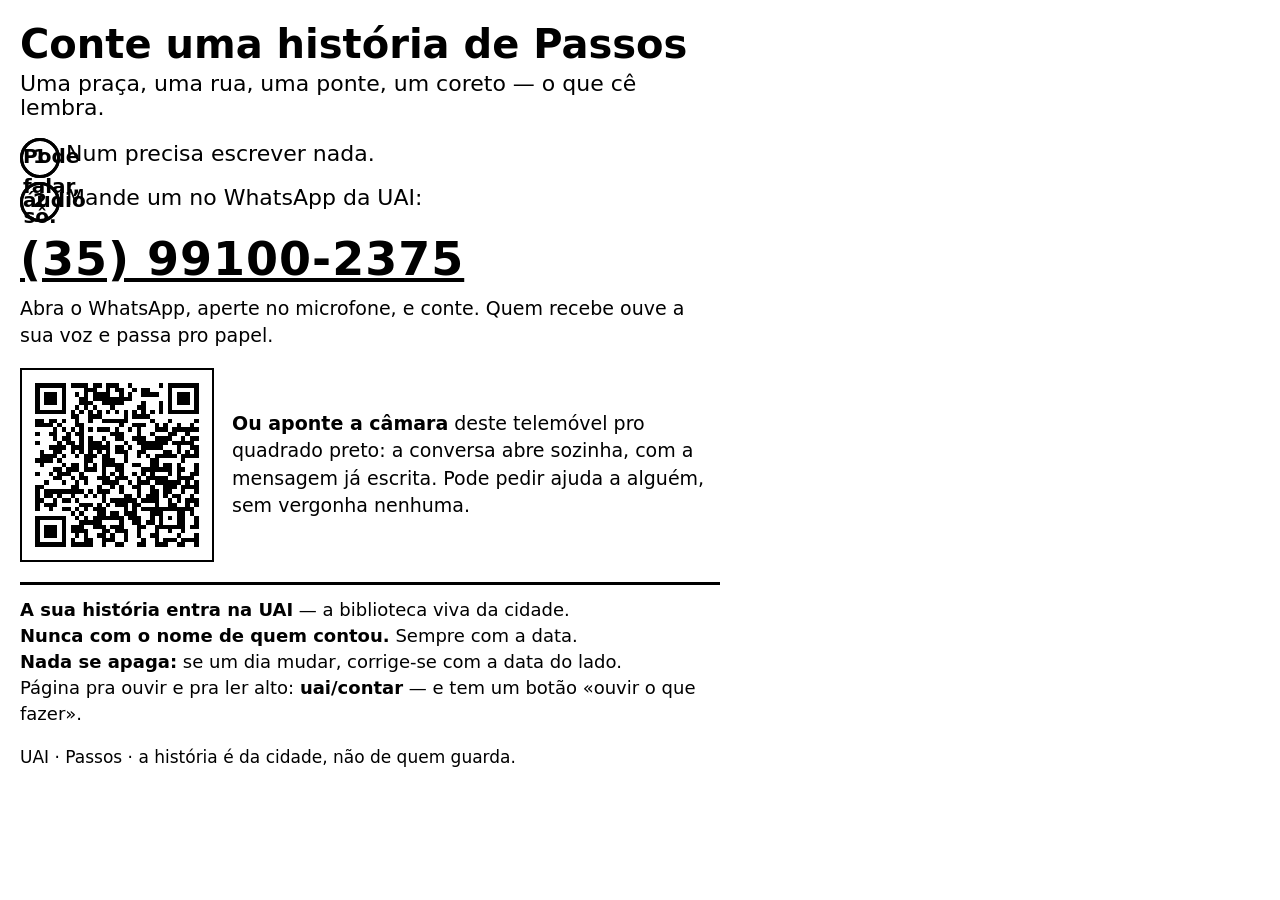
<file: site/cartao.html>
<!doctype html>
<html lang="pt-BR">
<head>
<meta charset="utf-8">
<meta name="viewport" content="width=device-width,initial-scale=1">
<title>Conte uma história de Passos — cartão</title>
<style>
  @page { margin: 12mm; }
  body { background:#fff; color:#000; font-family: system-ui, Arial, sans-serif;
    font-size: 20px; line-height: 1.45; margin: 0; padding: 22px 20px 30px; max-width: 700px; }
  h1 { font-size: 40px; line-height: 1.1; margin: 0 0 6px; }
  h1 small { display:block; font-size: 22px; font-weight: 400; margin-top: 6px; }
  .passos { font-size: 22px; margin: 18px 0 10px; padding-left: 0; list-style: none; }
  .passos li { margin-bottom: 12px; padding-left: 46px; position: relative; }
  .passos li b { display:inline-block; position:absolute; left:0; top:0; width:34px; height:34px;
    border:3px solid #000; border-radius:50%; text-align:center; line-height:30px; font-size:20px; }
  .numero { font-size: 46px; font-weight: 700; letter-spacing: 1px; margin: 6px 0 2px; }
  .qr { display: flex; gap: 18px; align-items: center; margin: 18px 0 6px; }
  .qr img { width: 190px; height: 190px; image-rendering: pixelated; border: 2px solid #000; }
  .qr p { font-size: 19px; margin: 0; }
  .rodape { border-top: 3px solid #000; margin-top: 20px; padding-top: 12px; font-size: 18px; }
  .rodape b { font-weight: 700; }
  @media print { body { padding: 0; } .qr img { width: 170px; height: 170px; } }
</style>
</head>
<body>
<h1>Conte uma história de Passos
<small>Uma praça, uma rua, uma ponte, um coreto — o que cê lembra.</small></h1>

<ol class="passos">
<li><b>1</b> <b>Pode falar, sô.</b> Num precisa escrever nada.</li>
<li><b>2</b> Mande um <b>áudio</b> no WhatsApp da UAI:</li>
</ol>
<p class="numero"><a href="https://wa.me/5535991002375?text=Quero%20contar%20uma%20hist%C3%B3ria%20para%20a%20UAI%20de%20Passos." style="color:#000">(35) 99100-2375</a></p>
<p style="font-size:19px;margin:2px 0 0">Abra o WhatsApp, aperte no microfone, e conte. Quem recebe ouve a sua voz e passa pro papel.</p>

<div class="qr">
  <img src="qr/contar-uai.png" alt="Código para abrir a conversa da UAI no WhatsApp">
  <p><b>Ou aponte a câmara</b> deste telemóvel pro quadrado preto: a conversa abre sozinha, com a mensagem já escrita. Pode pedir ajuda a alguém, sem vergonha nenhuma.</p>
</div>

<p class="rodape">
<b>A sua história entra na UAI</b> — a biblioteca viva da cidade.<br>
<b>Nunca com o nome de quem contou.</b> Sempre com a data.<br>
<b>Nada se apaga:</b> se um dia mudar, corrige-se com a data do lado.<br>
Página pra ouvir e pra ler alto: <b>uai/contar</b> — e tem um botão «ouvir o que fazer».
</p>
<p style="font-size:17px;margin-top:14px">UAI · Passos · a história é da cidade, não de quem guarda.</p>
</body>
</html>
</file>
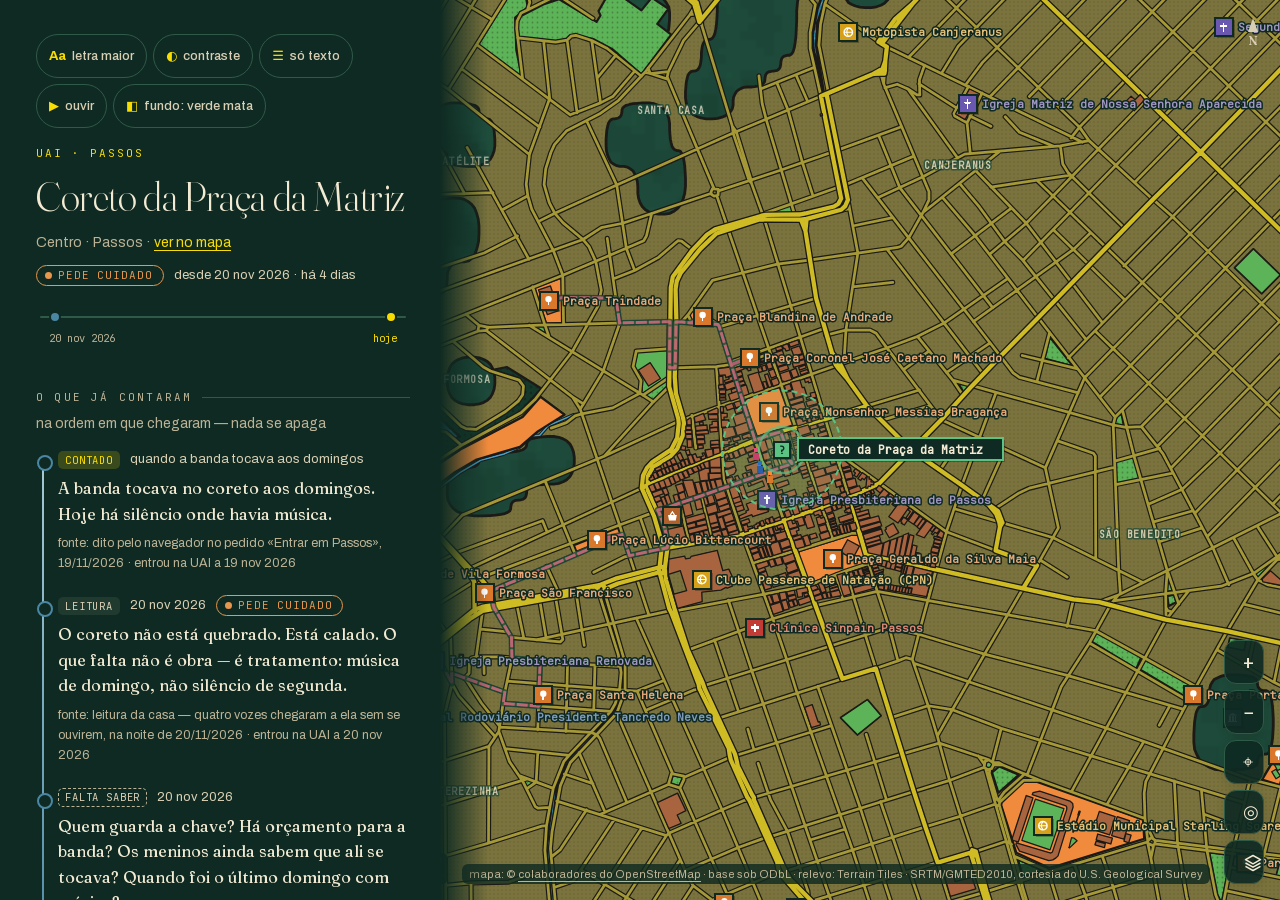
<file: site/coreto-da-praca-da-matriz.html>
<!doctype html>
<html lang="pt-BR">
<head>
<meta charset="utf-8">
<meta name="viewport" content="width=device-width,initial-scale=1">
<title>Coreto da Praça da Matriz — UAI</title>
<meta name="description" content="Coreto da Praça da Matriz: estado, data e procedência.">
<link rel="icon" href="data:image/svg+xml,%3Csvg xmlns='http://www.w3.org/2000/svg' viewBox='0 0 32 32'%3E%3Ccircle cx='16' cy='16' r='14' fill='%232b7a47' opacity='.25'/%3E%3Ccircle cx='16' cy='16' r='7' fill='%232b7a47'/%3E%3C/svg%3E">
<meta name="theme-color" content="#0F2A22" media="(prefers-color-scheme: light)">
<meta name="theme-color" content="#0F2A22" media="(prefers-color-scheme: dark)">
<link rel="preload" href="fontes/Fraunces-normal-300-700.woff2" as="font" type="font/woff2" crossorigin>
<link rel="stylesheet" href="fontes/fontes.css?v=32fa8590ec">
<link rel="stylesheet" href="uai.css?v=32fa8590ec">
<script>try{for(const k of["letra-grande","contraste","so-texto"])if(localStorage.getItem("uai:"+k)==="1")document.documentElement.classList.add(k);const f=localStorage.getItem("uai:fundo");if(f==="azul"||f==="terra")document.documentElement.dataset.fundo=f}catch(e){}</script>
<script src="acesso.js?v=32fa8590ec" defer></script>
<script src="mapa.js?v=32fa8590ec" data-versao="32fa8590ec" defer></script>

</head>
<body data-foco="coreto-da-praca-da-matriz">
<a class="pular" href="#conteudo">pular o mapa e ir para o texto</a>
<div id="cena" role="region" aria-label="Mapa — arraste para andar, roda ou beliscão para aproximar">
<div class="norte" aria-hidden="true">N</div>
<div class="controles" hidden>
<button type="button" data-acao="mais" aria-label="aproximar">+</button>
<button type="button" data-acao="menos" aria-label="afastar">−</button>
<button type="button" data-acao="voltar" title="voltar a este lugar" aria-label="voltar a este lugar">⌖</button><button type="button" data-acao="tudo" title="ver a região toda" aria-label="ver a região toda">◎</button>
<button type="button" data-acao="aqui" class="so-explorador" title="estou aqui — a posição fica só no seu aparelho" aria-label="estou aqui"><svg viewBox="0 0 24 24" width="20" height="20" aria-hidden="true" fill="none" stroke="currentColor" stroke-width="1.8" stroke-linejoin="round"><path d="M12 3 19 20l-7-4-7 4z"/></svg></button>
<button type="button" data-acao="ver" title="jeitos de ver: modos, camadas e filtros" aria-label="jeitos de ver: modos, camadas e filtros" aria-expanded="false" aria-controls="ver"><svg viewBox="0 0 24 24" width="20" height="20" aria-hidden="true" fill="none" stroke="currentColor" stroke-width="1.8" stroke-linejoin="round"><path d="M12 3 3 8l9 5 9-5z"/><path d="m3 12 9 5 9-5"/><path d="m3 16 9 5 9-5"/></svg></button>
</div>
<section class="ver" id="ver" hidden aria-labelledby="ver-t">
<div class="ver-topo"><h2 id="ver-t">Jeitos de ver</h2><button type="button" class="ver-fechar" data-ver="fechar" aria-label="fechar">×</button></div>
<div class="ver-modos" role="radiogroup" aria-label="modo"><button type="button" role="radio" aria-checked="false" data-modo="sossego" data-dica="Só o chão e os lugares da UAI. Leve e quieto, bom para ler.">sossego</button><button type="button" role="radio" aria-checked="false" data-modo="passeio" data-dica="O mapa como ele é: os convites aparecem quando se aproxima.">passeio</button><button type="button" role="radio" aria-checked="false" data-modo="explorador" data-dica="Para sair de casa: tudo à vista, o que fica perto e quanto se anda a pé.">explorador</button></div>
<p class="ver-dica" aria-live="polite"></p>
<div class="ver-vista" role="radiogroup" aria-label="vista"><span>vista</span>
<button type="button" role="radio" aria-checked="true" data-vista="cima">de cima</button>
<button type="button" role="radio" aria-checked="false" data-vista="inclinada">inclinada</button></div>
<div class="ver-jornadas"><h3>Jornadas</h3><ol class="ver-lista"><li><button type="button" data-jornada="quem-chega-de-onibus" aria-pressed="false"><b>Quem chega de ônibus</b><span>6 paradas · 2,0 km · uns 26 min a pé</span></button></li><li><button type="button" data-jornada="as-pracas-do-centro" aria-pressed="false"><b>As praças do centro</b><span>4 paradas · 1,1 km · uns 15 min a pé</span></button></li></ol><p class="ver-convite" data-convite="quem-chega-de-onibus" hidden>Da rodoviária até o coreto, pelas praças do caminho. Para quem acabou de chegar — ou para quem nunca reparou.</p><p class="ver-convite" data-convite="as-pracas-do-centro" hidden>Uma volta curta, de praça em praça. Sente num banco em cada uma.</p><ol class="ver-paradas" hidden></ol></div>
<div class="ver-perto" hidden>
<div class="ver-perto-topo"><h3>Perto daqui</h3><button type="button" class="ver-link" data-ver="aqui">estou aqui</button></div>
<p class="ver-nota ver-onde"></p>
<ol class="ver-lista"></ol>
</div>
<details class="ver-mais">
<summary>camadas e filtros</summary>
<h3>Camadas</h3>
<div class="ver-camadas"><label class="ver-camada"><input type="checkbox" data-camada="relevo" checked> relevo e curvas de nível</label><label class="ver-camada"><input type="checkbox" data-camada="nomes" checked> nomes de bairros, rios e pontes</label><label class="ver-camada"><input type="checkbox" data-camada="convites" checked> convites — praças, igrejas, escolas…</label><label class="ver-camada"><input type="checkbox" data-camada="gente" checked> gente — uma pessoinha por história</label><label class="ver-camada"><input type="checkbox" data-camada="jornadas" checked> jornadas — caminhadas pelas ruas</label></div>
<h3>Lugares da UAI, pelo estado</h3>
<div class="ver-chips" data-filtro="estado"><button type="button" class="ver-chip e-floresce" aria-pressed="true" data-estado="floresce"><i aria-hidden="true"></i>floresce</button><button type="button" class="ver-chip e-pede-cuidado" aria-pressed="true" data-estado="pede-cuidado"><i aria-hidden="true"></i>pede cuidado</button><button type="button" class="ver-chip e-por-fazer" aria-pressed="true" data-estado="por-fazer"><i aria-hidden="true"></i>por fazer</button><button type="button" class="ver-chip e-em-obra" aria-pressed="true" data-estado="em-obra"><i aria-hidden="true"></i>em obra</button><button type="button" class="ver-chip e-adormeceu" aria-pressed="true" data-estado="adormeceu"><i aria-hidden="true"></i>adormeceu</button><button type="button" class="ver-chip e-tem-raiz" aria-pressed="true" data-estado="tem-raiz"><i aria-hidden="true"></i>tem raiz</button><button type="button" class="ver-chip e-nenhum" aria-pressed="true" data-estado="nenhum"><i aria-hidden="true"></i>sem estado</button></div>
<h3>Convites, pelo tipo</h3>
<div class="ver-chips" data-filtro="cat"><button type="button" class="ver-chip c-praca" aria-pressed="true" data-cat="praca"><svg viewBox="-10 -10 20 20" width="16" height="16" aria-hidden="true"><circle r="9" fill="var(--c)"/><g fill="#fff"><circle cy="-1.6" r="3.2"/><rect x="-.8" y="0" width="1.6" height="4.6" rx=".5"/></g></svg>praça</button><button type="button" class="ver-chip c-transporte" aria-pressed="true" data-cat="transporte"><svg viewBox="-10 -10 20 20" width="16" height="16" aria-hidden="true"><circle r="9" fill="var(--c)"/><g fill="#fff"><rect x="-4" y="-4" width="8" height="7" rx="1.6"/><rect x="-3" y="3" width="1.6" height="1.6" rx=".5"/><rect x="1.4" y="3" width="1.6" height="1.6" rx=".5"/></g></svg>rodoviária e ônibus</button><button type="button" class="ver-chip c-festa" aria-pressed="true" data-cat="festa"><svg viewBox="-10 -10 20 20" width="16" height="16" aria-hidden="true"><circle r="9" fill="var(--c)"/><g fill="#fff"><rect x="-3.4" y="-4.6" width="1.2" height="9.2" rx=".5"/><path d="M-2.2-4.6h6l-1.6 2.4 1.6 2.4h-6z"/></g></svg>exposição e festa</button><button type="button" class="ver-chip c-fe" aria-pressed="true" data-cat="fe"><svg viewBox="-10 -10 20 20" width="16" height="16" aria-hidden="true"><circle r="9" fill="var(--c)"/><g fill="#fff"><rect x="-.9" y="-4.8" width="1.8" height="9.6" rx=".5"/><rect x="-3.4" y="-2.4" width="6.8" height="1.8" rx=".5"/></g></svg>igreja</button><button type="button" class="ver-chip c-saude" aria-pressed="true" data-cat="saude"><svg viewBox="-10 -10 20 20" width="16" height="16" aria-hidden="true"><circle r="9" fill="var(--c)"/><g fill="#fff"><rect x="-1.3" y="-4" width="2.6" height="8" rx=".6"/><rect x="-4" y="-1.3" width="8" height="2.6" rx=".6"/></g></svg>saúde</button><button type="button" class="ver-chip c-ensino" aria-pressed="true" data-cat="ensino"><svg viewBox="-10 -10 20 20" width="16" height="16" aria-hidden="true"><circle r="9" fill="var(--c)"/><g fill="#fff"><path d="M0-4.2 5-1.6 0 1-5-1.6z"/><path d="M-3 0v2.4c1.6 1.4 4.4 1.4 6 0V0L0 1.6z"/></g></svg>escola e faculdade</button><button type="button" class="ver-chip c-esporte" aria-pressed="true" data-cat="esporte"><svg viewBox="-10 -10 20 20" width="16" height="16" aria-hidden="true"><circle r="9" fill="var(--c)"/><g fill="#fff"><circle r="4.2" fill="none" stroke="#fff" stroke-width="1.4"/><path d="M-4 0h8M0-4c-2 2.6-2 5.4 0 8" fill="none" stroke="#fff" stroke-width="1.1"/></g></svg>esporte</button><button type="button" class="ver-chip c-cultura" aria-pressed="true" data-cat="cultura"><svg viewBox="-10 -10 20 20" width="16" height="16" aria-hidden="true"><circle r="9" fill="var(--c)"/><g fill="#fff"><path d="M0-4.6 1.4-1.5 4.6-1.2 2.2 1 2.9 4.3 0 2.6-2.9 4.3-2.2 1-4.6-1.2-1.4-1.5z"/></g></svg>cultura</button><button type="button" class="ver-chip c-mercado" aria-pressed="true" data-cat="mercado"><svg viewBox="-10 -10 20 20" width="16" height="16" aria-hidden="true"><circle r="9" fill="var(--c)"/><g fill="#fff"><path d="M-4.4-1.2h8.8l-1 5.4h-6.8z"/><path d="M-2.2-1.2 0-4.4 2.2-1.2" fill="none" stroke="#fff" stroke-width="1.2"/></g></svg>mercado</button><button type="button" class="ver-chip c-publico" aria-pressed="true" data-cat="publico"><svg viewBox="-10 -10 20 20" width="16" height="16" aria-hidden="true"><circle r="9" fill="var(--c)"/><g fill="#fff"><path d="M0-4.8 4.6-2.2h-9.2z"/><rect x="-3.6" y="-1.4" width="1.4" height="4.4"/><rect x="-.7" y="-1.4" width="1.4" height="4.4"/><rect x="2.2" y="-1.4" width="1.4" height="4.4"/><rect x="-4.4" y="3.2" width="8.8" height="1.4"/></g></svg>serviço público</button></div>
</details>
<p class="ver-nota">O mapa aponta; o lugar é que conta. As escolhas ficam só neste aparelho. <button type="button" class="ver-link" data-ver="repor">repor</button></p>
</section>
<div class="jornada-barra" role="group" aria-label="jornada, parada a parada" hidden>
<button type="button" data-j="fechar" aria-label="fechar a jornada">×</button>
<p aria-live="polite"><b></b><span></span></p>
<button type="button" data-j="antes" aria-label="parada anterior">‹</button>
<button type="button" data-j="depois" aria-label="próxima parada">›</button>
</div>
<div class="la-fora" role="status" hidden><p>Já faz um tempinho de mapa. O melhor de Passos está lá fora — escolha um lugar daqui e vá ver de perto.</p><button type="button">combinado</button></div>
<div class="rodape-mapa"><span id="escala" aria-hidden="true"><i></i><b></b></span><span class="atrib">mapa: © <a href="https://www.openstreetmap.org/copyright" rel="noopener">colaboradores do OpenStreetMap</a> · base sob ODbL · relevo: Terrain Tiles · SRTM/GMTED2010, cortesia do U.S. Geological Survey</span></div>
</div>
<main class="painel" id="conteudo" tabindex="-1">
<button type="button" class="pega" id="pega" aria-label="estender a folha" aria-expanded="false" aria-controls="conteudo"></button>
<p class="selo"><a href="index.html">UAI · Passos</a></p>
<h1>Coreto da Praça da Matriz</h1>
<p class="ref">Centro · Passos · <a href="#" data-ver-no-mapa="coreto-da-praca-da-matriz">ver no mapa</a></p>
<div class="linha-estado"><span class="estado e-pede-cuidado">pede cuidado</span> <span>desde 20 nov 2026 · há 4 dias</span></div>
<div class="regua" aria-hidden="true"><span class="marco" style="left:4.0%"><span>20 nov 2026</span></span><span class="marco hoje" style="left:96.0%"><span>hoje</span></span></div>
<h2>O que já contaram</h2>
<p class="ref" style="margin:-4px 0 14px">na ordem em que chegaram — nada se apaga</p>
<ol class="registos"><li class="registo t-contado" id="r1">
<div class="topo"><span class="tipo t-contado" title="dito por quem viveu ou ouviu de quem viveu">contado</span>
<span class="quando">quando a banda tocava aos domingos</span></div>
<p>A banda tocava no coreto aos domingos. Hoje há silêncio onde havia música.</p>
<p class="fonte">fonte: dito pelo navegador no pedido «Entrar em Passos», 19/11/2026 · entrou na UAI a 19 nov 2026</p></li><li class="registo t-leitura" id="r2">
<div class="topo"><span class="tipo t-leitura" title="o que parece — interpretação, não facto">leitura</span>
<span class="quando">20 nov 2026</span> <span class="estado e-pede-cuidado">pede cuidado</span></div>
<p>O coreto não está quebrado. Está calado. O que falta não é obra — é tratamento: música de domingo, não silêncio de segunda.</p>
<p class="fonte">fonte: leitura da casa — quatro vozes chegaram a ela sem se ouvirem, na noite de 20/11/2026 · entrou na UAI a 20 nov 2026</p></li><li class="registo t-falta-saber" id="r3">
<div class="topo"><span class="tipo t-falta-saber" title="pergunta aberta">falta saber</span>
<span class="quando">20 nov 2026</span></div>
<p>Quem guarda a chave? Há orçamento para a banda? Os meninos ainda sabem que ali se tocava? Quando foi o último domingo com música?</p>
<p class="fonte">fonte: perguntas abertas pela casa, 20/11/2026 · entrou na UAI a 20 nov 2026</p></li></ol>

<nav class="nav"><a href="deixar.html?lugar=coreto-da-praca-da-matriz">acrescentar a esta ficha</a></nav>
<h2>Onde fica, no mapa</h2>
<p class="onde">no mapa: por aqui, a uns 150 m — o ponto exato ainda falta saber</p><p class="fonte">o ponto no mapa: a Igreja Matriz Senhor Bom Jesus dos Passos no OpenStreetMap (way 292873257); o coreto fica na praça da Matriz — o ponto exato ainda falta saber · <a href="https://www.openstreetmap.org/way/292873257" rel="noopener">ver</a></p>
<h2>Carimbo</h2>
<p class="ref">Cada registo sela o anterior (SHA-256). Se alguém mudar um registo antigo, este número muda.</p>
<p class="carimbo">c01a19feb7decc5145eb96245573c8f26598eeff7ecb5c3834105970b3518f51</p>
<footer class="rodape"><p>UAI · Unidade de Acompanhamento e Informação · Passos, MG</p>
<p>fonte · data · estado — ao lado de cada coisa.</p>
<p><a href="index.html">início</a> · <a href="acervo.html">acervo</a> · <a href="deixar.html">contar uma história</a> · <a href="creditos.html">créditos</a></p></footer>
</main>
</body>
</html>
</file>
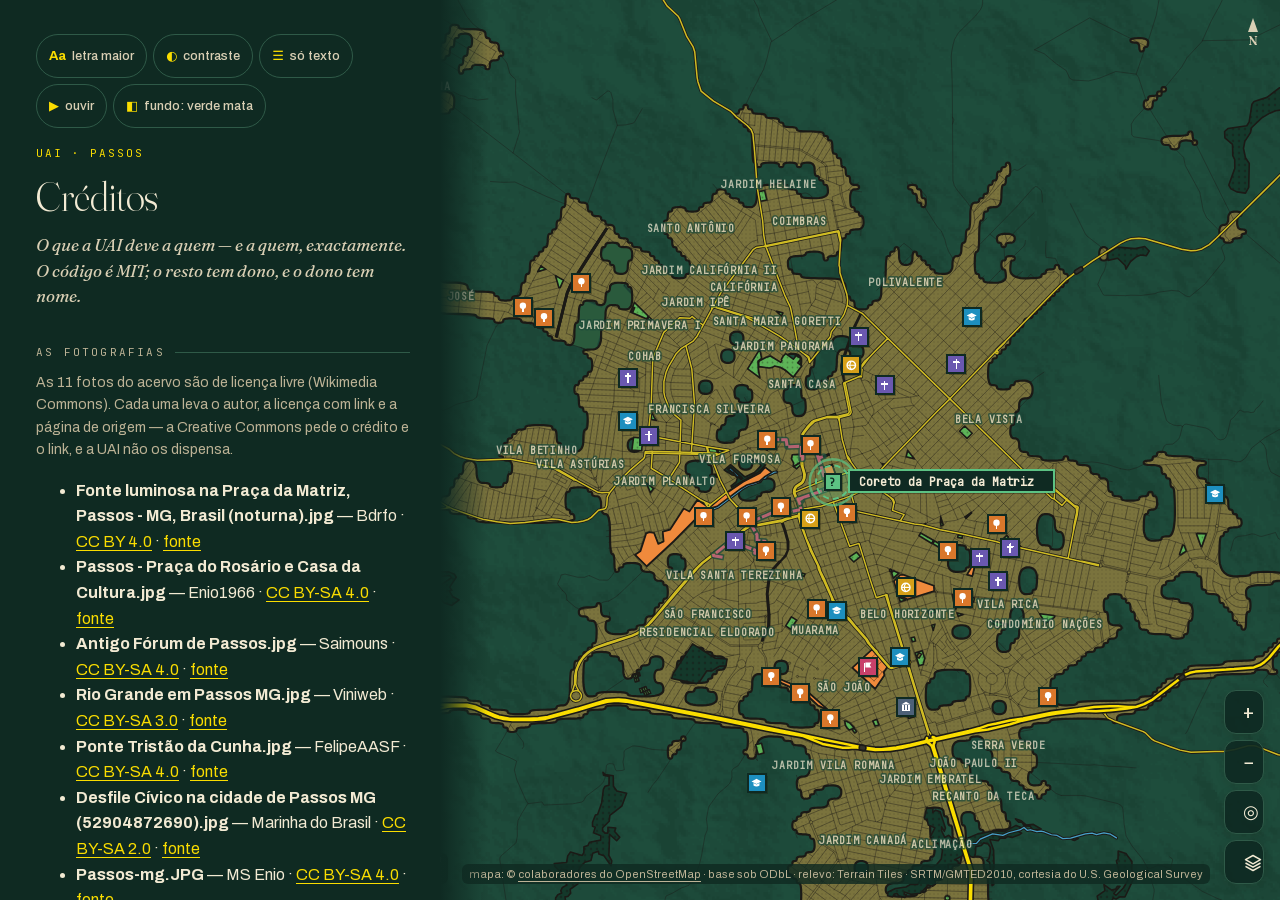
<file: site/creditos.html>
<!doctype html>
<html lang="pt-BR">
<head>
<meta charset="utf-8">
<meta name="viewport" content="width=device-width,initial-scale=1">
<title>Créditos — UAI</title>
<meta name="description" content="O que a UAI deve a quem: fotos (CC), mapa (ODbL), relevo (Terrain Tiles/USGS), letras (OFL) e código (MIT).">
<link rel="icon" href="data:image/svg+xml,%3Csvg xmlns='http://www.w3.org/2000/svg' viewBox='0 0 32 32'%3E%3Ccircle cx='16' cy='16' r='14' fill='%232b7a47' opacity='.25'/%3E%3Ccircle cx='16' cy='16' r='7' fill='%232b7a47'/%3E%3C/svg%3E">
<meta name="theme-color" content="#0F2A22" media="(prefers-color-scheme: light)">
<meta name="theme-color" content="#0F2A22" media="(prefers-color-scheme: dark)">
<link rel="preload" href="fontes/Fraunces-normal-300-700.woff2" as="font" type="font/woff2" crossorigin>
<link rel="stylesheet" href="fontes/fontes.css?v=32fa8590ec">
<link rel="stylesheet" href="uai.css?v=32fa8590ec">
<script>try{for(const k of["letra-grande","contraste","so-texto"])if(localStorage.getItem("uai:"+k)==="1")document.documentElement.classList.add(k);const f=localStorage.getItem("uai:fundo");if(f==="azul"||f==="terra")document.documentElement.dataset.fundo=f}catch(e){}</script>
<script src="acesso.js?v=32fa8590ec" defer></script>
<script src="mapa.js?v=32fa8590ec" data-versao="32fa8590ec" defer></script>

</head>
<body>
<a class="pular" href="#conteudo">pular o mapa e ir para o texto</a>
<div id="cena" role="region" aria-label="Mapa — arraste para andar, roda ou beliscão para aproximar">
<div class="norte" aria-hidden="true">N</div>
<div class="controles" hidden>
<button type="button" data-acao="mais" aria-label="aproximar">+</button>
<button type="button" data-acao="menos" aria-label="afastar">−</button>
<button type="button" data-acao="tudo" title="ver a região toda" aria-label="ver a região toda">◎</button>
<button type="button" data-acao="aqui" class="so-explorador" title="estou aqui — a posição fica só no seu aparelho" aria-label="estou aqui"><svg viewBox="0 0 24 24" width="20" height="20" aria-hidden="true" fill="none" stroke="currentColor" stroke-width="1.8" stroke-linejoin="round"><path d="M12 3 19 20l-7-4-7 4z"/></svg></button>
<button type="button" data-acao="ver" title="jeitos de ver: modos, camadas e filtros" aria-label="jeitos de ver: modos, camadas e filtros" aria-expanded="false" aria-controls="ver"><svg viewBox="0 0 24 24" width="20" height="20" aria-hidden="true" fill="none" stroke="currentColor" stroke-width="1.8" stroke-linejoin="round"><path d="M12 3 3 8l9 5 9-5z"/><path d="m3 12 9 5 9-5"/><path d="m3 16 9 5 9-5"/></svg></button>
</div>
<section class="ver" id="ver" hidden aria-labelledby="ver-t">
<div class="ver-topo"><h2 id="ver-t">Jeitos de ver</h2><button type="button" class="ver-fechar" data-ver="fechar" aria-label="fechar">×</button></div>
<div class="ver-modos" role="radiogroup" aria-label="modo"><button type="button" role="radio" aria-checked="false" data-modo="sossego" data-dica="Só o chão e os lugares da UAI. Leve e quieto, bom para ler.">sossego</button><button type="button" role="radio" aria-checked="false" data-modo="passeio" data-dica="O mapa como ele é: os convites aparecem quando se aproxima.">passeio</button><button type="button" role="radio" aria-checked="false" data-modo="explorador" data-dica="Para sair de casa: tudo à vista, o que fica perto e quanto se anda a pé.">explorador</button></div>
<p class="ver-dica" aria-live="polite"></p>
<div class="ver-vista" role="radiogroup" aria-label="vista"><span>vista</span>
<button type="button" role="radio" aria-checked="true" data-vista="cima">de cima</button>
<button type="button" role="radio" aria-checked="false" data-vista="inclinada">inclinada</button></div>
<div class="ver-jornadas"><h3>Jornadas</h3><ol class="ver-lista"><li><button type="button" data-jornada="quem-chega-de-onibus" aria-pressed="false"><b>Quem chega de ônibus</b><span>6 paradas · 2,0 km · uns 26 min a pé</span></button></li><li><button type="button" data-jornada="as-pracas-do-centro" aria-pressed="false"><b>As praças do centro</b><span>4 paradas · 1,1 km · uns 15 min a pé</span></button></li></ol><p class="ver-convite" data-convite="quem-chega-de-onibus" hidden>Da rodoviária até o coreto, pelas praças do caminho. Para quem acabou de chegar — ou para quem nunca reparou.</p><p class="ver-convite" data-convite="as-pracas-do-centro" hidden>Uma volta curta, de praça em praça. Sente num banco em cada uma.</p><ol class="ver-paradas" hidden></ol></div>
<div class="ver-perto" hidden>
<div class="ver-perto-topo"><h3>Perto daqui</h3><button type="button" class="ver-link" data-ver="aqui">estou aqui</button></div>
<p class="ver-nota ver-onde"></p>
<ol class="ver-lista"></ol>
</div>
<details class="ver-mais">
<summary>camadas e filtros</summary>
<h3>Camadas</h3>
<div class="ver-camadas"><label class="ver-camada"><input type="checkbox" data-camada="relevo" checked> relevo e curvas de nível</label><label class="ver-camada"><input type="checkbox" data-camada="nomes" checked> nomes de bairros, rios e pontes</label><label class="ver-camada"><input type="checkbox" data-camada="convites" checked> convites — praças, igrejas, escolas…</label><label class="ver-camada"><input type="checkbox" data-camada="gente" checked> gente — uma pessoinha por história</label><label class="ver-camada"><input type="checkbox" data-camada="jornadas" checked> jornadas — caminhadas pelas ruas</label></div>
<h3>Lugares da UAI, pelo estado</h3>
<div class="ver-chips" data-filtro="estado"><button type="button" class="ver-chip e-floresce" aria-pressed="true" data-estado="floresce"><i aria-hidden="true"></i>floresce</button><button type="button" class="ver-chip e-pede-cuidado" aria-pressed="true" data-estado="pede-cuidado"><i aria-hidden="true"></i>pede cuidado</button><button type="button" class="ver-chip e-por-fazer" aria-pressed="true" data-estado="por-fazer"><i aria-hidden="true"></i>por fazer</button><button type="button" class="ver-chip e-em-obra" aria-pressed="true" data-estado="em-obra"><i aria-hidden="true"></i>em obra</button><button type="button" class="ver-chip e-adormeceu" aria-pressed="true" data-estado="adormeceu"><i aria-hidden="true"></i>adormeceu</button><button type="button" class="ver-chip e-tem-raiz" aria-pressed="true" data-estado="tem-raiz"><i aria-hidden="true"></i>tem raiz</button><button type="button" class="ver-chip e-nenhum" aria-pressed="true" data-estado="nenhum"><i aria-hidden="true"></i>sem estado</button></div>
<h3>Convites, pelo tipo</h3>
<div class="ver-chips" data-filtro="cat"><button type="button" class="ver-chip c-praca" aria-pressed="true" data-cat="praca"><svg viewBox="-10 -10 20 20" width="16" height="16" aria-hidden="true"><circle r="9" fill="var(--c)"/><g fill="#fff"><circle cy="-1.6" r="3.2"/><rect x="-.8" y="0" width="1.6" height="4.6" rx=".5"/></g></svg>praça</button><button type="button" class="ver-chip c-transporte" aria-pressed="true" data-cat="transporte"><svg viewBox="-10 -10 20 20" width="16" height="16" aria-hidden="true"><circle r="9" fill="var(--c)"/><g fill="#fff"><rect x="-4" y="-4" width="8" height="7" rx="1.6"/><rect x="-3" y="3" width="1.6" height="1.6" rx=".5"/><rect x="1.4" y="3" width="1.6" height="1.6" rx=".5"/></g></svg>rodoviária e ônibus</button><button type="button" class="ver-chip c-festa" aria-pressed="true" data-cat="festa"><svg viewBox="-10 -10 20 20" width="16" height="16" aria-hidden="true"><circle r="9" fill="var(--c)"/><g fill="#fff"><rect x="-3.4" y="-4.6" width="1.2" height="9.2" rx=".5"/><path d="M-2.2-4.6h6l-1.6 2.4 1.6 2.4h-6z"/></g></svg>exposição e festa</button><button type="button" class="ver-chip c-fe" aria-pressed="true" data-cat="fe"><svg viewBox="-10 -10 20 20" width="16" height="16" aria-hidden="true"><circle r="9" fill="var(--c)"/><g fill="#fff"><rect x="-.9" y="-4.8" width="1.8" height="9.6" rx=".5"/><rect x="-3.4" y="-2.4" width="6.8" height="1.8" rx=".5"/></g></svg>igreja</button><button type="button" class="ver-chip c-saude" aria-pressed="true" data-cat="saude"><svg viewBox="-10 -10 20 20" width="16" height="16" aria-hidden="true"><circle r="9" fill="var(--c)"/><g fill="#fff"><rect x="-1.3" y="-4" width="2.6" height="8" rx=".6"/><rect x="-4" y="-1.3" width="8" height="2.6" rx=".6"/></g></svg>saúde</button><button type="button" class="ver-chip c-ensino" aria-pressed="true" data-cat="ensino"><svg viewBox="-10 -10 20 20" width="16" height="16" aria-hidden="true"><circle r="9" fill="var(--c)"/><g fill="#fff"><path d="M0-4.2 5-1.6 0 1-5-1.6z"/><path d="M-3 0v2.4c1.6 1.4 4.4 1.4 6 0V0L0 1.6z"/></g></svg>escola e faculdade</button><button type="button" class="ver-chip c-esporte" aria-pressed="true" data-cat="esporte"><svg viewBox="-10 -10 20 20" width="16" height="16" aria-hidden="true"><circle r="9" fill="var(--c)"/><g fill="#fff"><circle r="4.2" fill="none" stroke="#fff" stroke-width="1.4"/><path d="M-4 0h8M0-4c-2 2.6-2 5.4 0 8" fill="none" stroke="#fff" stroke-width="1.1"/></g></svg>esporte</button><button type="button" class="ver-chip c-cultura" aria-pressed="true" data-cat="cultura"><svg viewBox="-10 -10 20 20" width="16" height="16" aria-hidden="true"><circle r="9" fill="var(--c)"/><g fill="#fff"><path d="M0-4.6 1.4-1.5 4.6-1.2 2.2 1 2.9 4.3 0 2.6-2.9 4.3-2.2 1-4.6-1.2-1.4-1.5z"/></g></svg>cultura</button><button type="button" class="ver-chip c-mercado" aria-pressed="true" data-cat="mercado"><svg viewBox="-10 -10 20 20" width="16" height="16" aria-hidden="true"><circle r="9" fill="var(--c)"/><g fill="#fff"><path d="M-4.4-1.2h8.8l-1 5.4h-6.8z"/><path d="M-2.2-1.2 0-4.4 2.2-1.2" fill="none" stroke="#fff" stroke-width="1.2"/></g></svg>mercado</button><button type="button" class="ver-chip c-publico" aria-pressed="true" data-cat="publico"><svg viewBox="-10 -10 20 20" width="16" height="16" aria-hidden="true"><circle r="9" fill="var(--c)"/><g fill="#fff"><path d="M0-4.8 4.6-2.2h-9.2z"/><rect x="-3.6" y="-1.4" width="1.4" height="4.4"/><rect x="-.7" y="-1.4" width="1.4" height="4.4"/><rect x="2.2" y="-1.4" width="1.4" height="4.4"/><rect x="-4.4" y="3.2" width="8.8" height="1.4"/></g></svg>serviço público</button></div>
</details>
<p class="ver-nota">O mapa aponta; o lugar é que conta. As escolhas ficam só neste aparelho. <button type="button" class="ver-link" data-ver="repor">repor</button></p>
</section>
<div class="jornada-barra" role="group" aria-label="jornada, parada a parada" hidden>
<button type="button" data-j="fechar" aria-label="fechar a jornada">×</button>
<p aria-live="polite"><b></b><span></span></p>
<button type="button" data-j="antes" aria-label="parada anterior">‹</button>
<button type="button" data-j="depois" aria-label="próxima parada">›</button>
</div>
<div class="la-fora" role="status" hidden><p>Já faz um tempinho de mapa. O melhor de Passos está lá fora — escolha um lugar daqui e vá ver de perto.</p><button type="button">combinado</button></div>
<div class="rodape-mapa"><span id="escala" aria-hidden="true"><i></i><b></b></span><span class="atrib">mapa: © <a href="https://www.openstreetmap.org/copyright" rel="noopener">colaboradores do OpenStreetMap</a> · base sob ODbL · relevo: Terrain Tiles · SRTM/GMTED2010, cortesia do U.S. Geological Survey</span></div>
</div>
<main class="painel" id="conteudo" tabindex="-1">
<button type="button" class="pega" id="pega" aria-label="estender a folha" aria-expanded="false" aria-controls="conteudo"></button>
<p class="selo"><a href="index.html">UAI · Passos</a></p>
<h1>Créditos</h1>
<p class="sub">O que a UAI deve a quem — e a quem, exactamente. O código é MIT; o resto tem dono, e o dono tem nome.</p>
<h2>As fotografias</h2>
<p class="ref">As 11 fotos do acervo são de licença livre (Wikimedia Commons). Cada uma leva o autor, a licença com link e a página de origem — a Creative Commons pede o crédito e o link, e a UAI não os dispensa.</p>
<ul class="creditos"><li><b>Fonte luminosa na Praça da Matriz, Passos - MG, Brasil (noturna).jpg</b> — Bdrfo · <a href="https://creativecommons.org/licenses/by/4.0/" rel="noopener">CC BY 4.0</a> · <a href="https://commons.wikimedia.org/wiki/File:Fonte_luminosa_na_Pra%C3%A7a_da_Matriz%2C_Passos_-_MG%2C_Brasil_%28noturna%29.jpg" rel="noopener">fonte</a></li><li><b>Passos - Praça do Rosário e Casa da Cultura.jpg</b> — Enio1966 · <a href="https://creativecommons.org/licenses/by-sa/4.0/" rel="noopener">CC BY-SA 4.0</a> · <a href="https://commons.wikimedia.org/wiki/File:Passos_-_Pra%C3%A7a_do_Ros%C3%A1rio_e_Casa_da_Cultura.jpg" rel="noopener">fonte</a></li><li><b>Antigo Fórum de Passos.jpg</b> — Saimouns · <a href="https://creativecommons.org/licenses/by-sa/4.0/" rel="noopener">CC BY-SA 4.0</a> · <a href="https://commons.wikimedia.org/wiki/File:Antigo_F%C3%B3rum_de_Passos.jpg" rel="noopener">fonte</a></li><li><b>Rio Grande em Passos MG.jpg</b> — Viniweb · <a href="https://creativecommons.org/licenses/by-sa/3.0/" rel="noopener">CC BY-SA 3.0</a> · <a href="https://commons.wikimedia.org/wiki/File:Rio_Grande_em_Passos_MG.jpg" rel="noopener">fonte</a></li><li><b>Ponte Tristão da Cunha.jpg</b> — FelipeAASF · <a href="https://creativecommons.org/licenses/by-sa/4.0/" rel="noopener">CC BY-SA 4.0</a> · <a href="https://commons.wikimedia.org/wiki/File:Ponte_Trist%C3%A3o_da_Cunha.jpg" rel="noopener">fonte</a></li><li><b>Desfile Cívico na cidade de Passos MG (52904872690).jpg</b> — Marinha do Brasil · <a href="https://creativecommons.org/licenses/by-sa/2.0/" rel="noopener">CC BY-SA 2.0</a> · <a href="https://commons.wikimedia.org/wiki/File:Desfile_C%C3%ADvico_na_cidade_de_Passos_MG_%2852904872690%29.jpg" rel="noopener">fonte</a></li><li><b>Passos-mg.JPG</b> — MS Enio · <a href="https://creativecommons.org/licenses/by-sa/4.0/" rel="noopener">CC BY-SA 4.0</a> · <a href="https://commons.wikimedia.org/wiki/File:Passos-mg.JPG" rel="noopener">fonte</a></li><li><b>Igreja São Francisco Passos.JPG</b> — Ed.view.45 · <a href="https://creativecommons.org/licenses/by-sa/3.0/" rel="noopener">CC BY-SA 3.0</a> · <a href="https://commons.wikimedia.org/wiki/File:Igreja_S%C3%A3o_Francisco_Passos.JPG" rel="noopener">fonte</a></li><li><b>Passos mg.jpg</b> — Luan Alves Chaves · <a href="https://creativecommons.org/licenses/by-sa/4.0/" rel="noopener">CC BY-SA 4.0</a> · <a href="https://commons.wikimedia.org/wiki/File:Passos_mg.jpg" rel="noopener">fonte</a></li><li><b>Nossa Senhora da Penha Castagna.jpg</b> — Paulo Castagna · <a href="https://creativecommons.org/licenses/by-sa/4.0/" rel="noopener">CC BY-SA 4.0</a> · <a href="https://commons.wikimedia.org/wiki/File:Nossa_Senhora_da_Penha_Castagna.jpg" rel="noopener">fonte</a></li><li><b>Passos - Região central de Passos, com Praça da Matriz (no centro).jpg</b> — Enio1966 · <a href="https://creativecommons.org/licenses/by-sa/4.0/" rel="noopener">CC BY-SA 4.0</a> · <a href="https://commons.wikimedia.org/wiki/File:Passos_-_Regi%C3%A3o_central_de_Passos%2C_com_Pra%C3%A7a_da_Matriz_%28no_centro%29.jpg" rel="noopener">fonte</a></li></ul>
<h2>O mapa</h2>
<p class="ref">A base geográfica é do OpenStreetMap: © <a href="https://www.openstreetmap.org/copyright" rel="noopener">colaboradores do OpenStreetMap</a>, distribuída sob a licença <a href="https://opendatacommons.org/licenses/odbl/" rel="noopener">ODbL</a> (o ficheiro <code>mapa/regiao.json</code> é uma base derivada, e viaja sob ODbL).</p>
<p class="ref">O relevo vem dos <a href="https://github.com/tilezen/joerd/blob/master/docs/attribution.md" rel="noopener">Terrain Tiles</a> (Mapzen / AWS Open Data) — inclui dados de terreno GMTED2010 e SRTM, cortesia do <a href="https://www.usgs.gov/" rel="noopener">U.S. Geological Survey</a>.</p>
<h2>As letras</h2>
<p class="ref">Fraunces, Archivo e JetBrains Mono — <a href="https://openfontlicense.org/" rel="noopener">SIL Open Font License 1.1</a>. O texto da licença viaja junto das letras (no ficheiro <code>OFL.txt</code>).</p>
<h2>O código</h2>
<p class="ref">O motor da UAI é <a href="LICENSE">MIT</a> — «Copyright (c) 2026 Maestro Cuca · Passos, Minas Gerais». A ética, essa, não é MIT: está em <code>LEI-DA-CASA.md</code>.</p>
<footer class="rodape"><p>UAI · Unidade de Acompanhamento e Informação · Passos, MG</p>
<p>fonte · data · estado — ao lado de cada coisa.</p>
<p><a href="index.html">início</a> · <a href="acervo.html">acervo</a> · <a href="deixar.html">contar uma história</a> · <a href="creditos.html">créditos</a></p></footer>
</main>
</body>
</html>
</file>
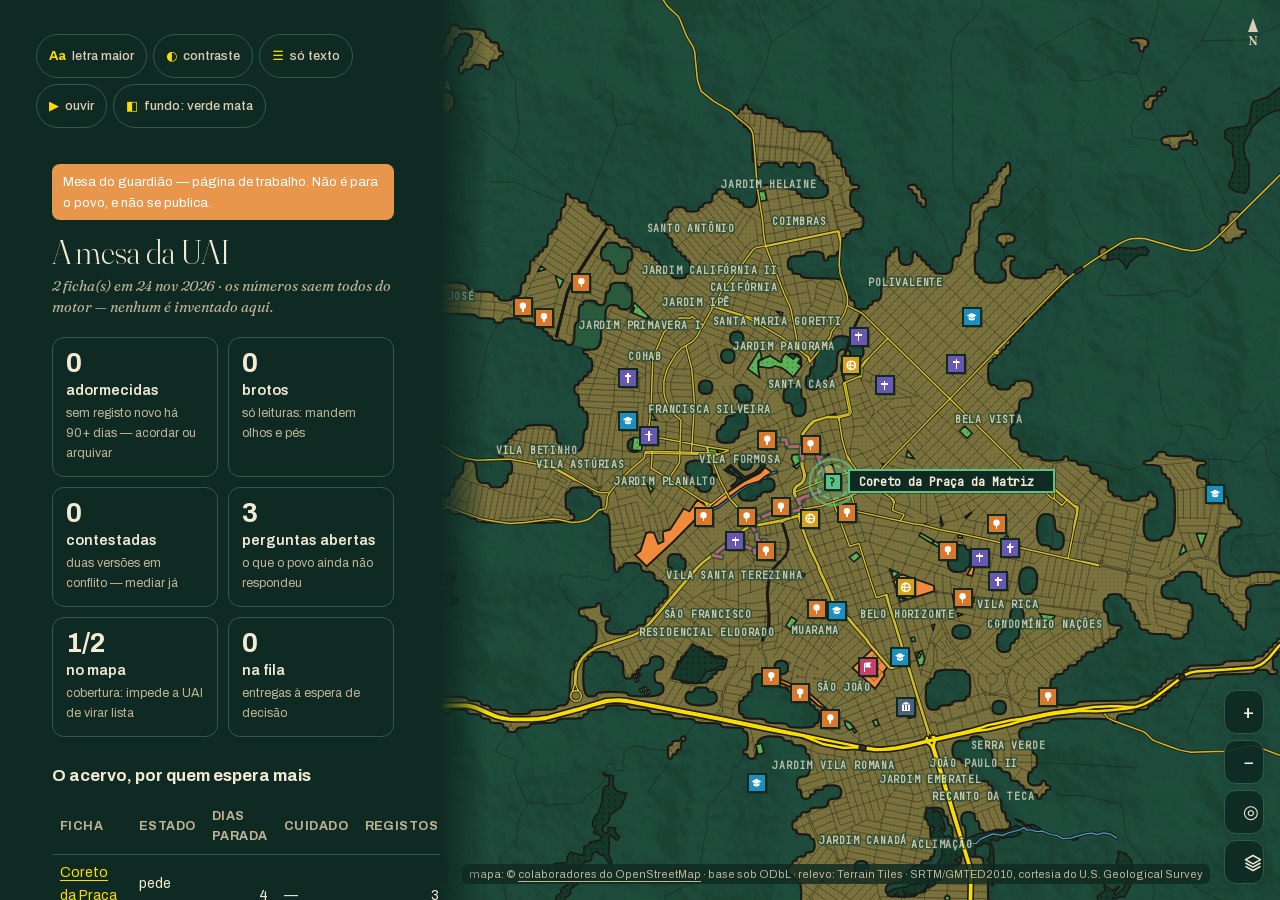
<file: site/curador.html>
<!doctype html>
<html lang="pt-BR">
<head>
<meta name="robots" content="noindex">
<meta charset="utf-8">
<meta name="viewport" content="width=device-width,initial-scale=1">
<title>A mesa da UAI — curadoria</title>
<meta name="description" content="Mesa de trabalho do guardião da UAI.">
<link rel="icon" href="data:image/svg+xml,%3Csvg xmlns='http://www.w3.org/2000/svg' viewBox='0 0 32 32'%3E%3Ccircle cx='16' cy='16' r='14' fill='%232b7a47' opacity='.25'/%3E%3Ccircle cx='16' cy='16' r='7' fill='%232b7a47'/%3E%3C/svg%3E">
<meta name="theme-color" content="#0F2A22" media="(prefers-color-scheme: light)">
<meta name="theme-color" content="#0F2A22" media="(prefers-color-scheme: dark)">
<link rel="preload" href="fontes/Fraunces-normal-300-700.woff2" as="font" type="font/woff2" crossorigin>
<link rel="stylesheet" href="fontes/fontes.css?v=32fa8590ec">
<link rel="stylesheet" href="uai.css?v=32fa8590ec">
<script>try{for(const k of["letra-grande","contraste","so-texto"])if(localStorage.getItem("uai:"+k)==="1")document.documentElement.classList.add(k);const f=localStorage.getItem("uai:fundo");if(f==="azul"||f==="terra")document.documentElement.dataset.fundo=f}catch(e){}</script>
<script src="acesso.js?v=32fa8590ec" defer></script>
<script src="mapa.js?v=32fa8590ec" data-versao="32fa8590ec" defer></script>

</head>
<body>
<a class="pular" href="#conteudo">pular o mapa e ir para o texto</a>
<div id="cena" role="region" aria-label="Mapa — arraste para andar, roda ou beliscão para aproximar">
<div class="norte" aria-hidden="true">N</div>
<div class="controles" hidden>
<button type="button" data-acao="mais" aria-label="aproximar">+</button>
<button type="button" data-acao="menos" aria-label="afastar">−</button>
<button type="button" data-acao="tudo" title="ver a região toda" aria-label="ver a região toda">◎</button>
<button type="button" data-acao="aqui" class="so-explorador" title="estou aqui — a posição fica só no seu aparelho" aria-label="estou aqui"><svg viewBox="0 0 24 24" width="20" height="20" aria-hidden="true" fill="none" stroke="currentColor" stroke-width="1.8" stroke-linejoin="round"><path d="M12 3 19 20l-7-4-7 4z"/></svg></button>
<button type="button" data-acao="ver" title="jeitos de ver: modos, camadas e filtros" aria-label="jeitos de ver: modos, camadas e filtros" aria-expanded="false" aria-controls="ver"><svg viewBox="0 0 24 24" width="20" height="20" aria-hidden="true" fill="none" stroke="currentColor" stroke-width="1.8" stroke-linejoin="round"><path d="M12 3 3 8l9 5 9-5z"/><path d="m3 12 9 5 9-5"/><path d="m3 16 9 5 9-5"/></svg></button>
</div>
<section class="ver" id="ver" hidden aria-labelledby="ver-t">
<div class="ver-topo"><h2 id="ver-t">Jeitos de ver</h2><button type="button" class="ver-fechar" data-ver="fechar" aria-label="fechar">×</button></div>
<div class="ver-modos" role="radiogroup" aria-label="modo"><button type="button" role="radio" aria-checked="false" data-modo="sossego" data-dica="Só o chão e os lugares da UAI. Leve e quieto, bom para ler.">sossego</button><button type="button" role="radio" aria-checked="false" data-modo="passeio" data-dica="O mapa como ele é: os convites aparecem quando se aproxima.">passeio</button><button type="button" role="radio" aria-checked="false" data-modo="explorador" data-dica="Para sair de casa: tudo à vista, o que fica perto e quanto se anda a pé.">explorador</button></div>
<p class="ver-dica" aria-live="polite"></p>
<div class="ver-vista" role="radiogroup" aria-label="vista"><span>vista</span>
<button type="button" role="radio" aria-checked="true" data-vista="cima">de cima</button>
<button type="button" role="radio" aria-checked="false" data-vista="inclinada">inclinada</button></div>
<div class="ver-jornadas"><h3>Jornadas</h3><ol class="ver-lista"><li><button type="button" data-jornada="quem-chega-de-onibus" aria-pressed="false"><b>Quem chega de ônibus</b><span>6 paradas · 2,0 km · uns 26 min a pé</span></button></li><li><button type="button" data-jornada="as-pracas-do-centro" aria-pressed="false"><b>As praças do centro</b><span>4 paradas · 1,1 km · uns 15 min a pé</span></button></li></ol><p class="ver-convite" data-convite="quem-chega-de-onibus" hidden>Da rodoviária até o coreto, pelas praças do caminho. Para quem acabou de chegar — ou para quem nunca reparou.</p><p class="ver-convite" data-convite="as-pracas-do-centro" hidden>Uma volta curta, de praça em praça. Sente num banco em cada uma.</p><ol class="ver-paradas" hidden></ol></div>
<div class="ver-perto" hidden>
<div class="ver-perto-topo"><h3>Perto daqui</h3><button type="button" class="ver-link" data-ver="aqui">estou aqui</button></div>
<p class="ver-nota ver-onde"></p>
<ol class="ver-lista"></ol>
</div>
<details class="ver-mais">
<summary>camadas e filtros</summary>
<h3>Camadas</h3>
<div class="ver-camadas"><label class="ver-camada"><input type="checkbox" data-camada="relevo" checked> relevo e curvas de nível</label><label class="ver-camada"><input type="checkbox" data-camada="nomes" checked> nomes de bairros, rios e pontes</label><label class="ver-camada"><input type="checkbox" data-camada="convites" checked> convites — praças, igrejas, escolas…</label><label class="ver-camada"><input type="checkbox" data-camada="gente" checked> gente — uma pessoinha por história</label><label class="ver-camada"><input type="checkbox" data-camada="jornadas" checked> jornadas — caminhadas pelas ruas</label></div>
<h3>Lugares da UAI, pelo estado</h3>
<div class="ver-chips" data-filtro="estado"><button type="button" class="ver-chip e-floresce" aria-pressed="true" data-estado="floresce"><i aria-hidden="true"></i>floresce</button><button type="button" class="ver-chip e-pede-cuidado" aria-pressed="true" data-estado="pede-cuidado"><i aria-hidden="true"></i>pede cuidado</button><button type="button" class="ver-chip e-por-fazer" aria-pressed="true" data-estado="por-fazer"><i aria-hidden="true"></i>por fazer</button><button type="button" class="ver-chip e-em-obra" aria-pressed="true" data-estado="em-obra"><i aria-hidden="true"></i>em obra</button><button type="button" class="ver-chip e-adormeceu" aria-pressed="true" data-estado="adormeceu"><i aria-hidden="true"></i>adormeceu</button><button type="button" class="ver-chip e-tem-raiz" aria-pressed="true" data-estado="tem-raiz"><i aria-hidden="true"></i>tem raiz</button><button type="button" class="ver-chip e-nenhum" aria-pressed="true" data-estado="nenhum"><i aria-hidden="true"></i>sem estado</button></div>
<h3>Convites, pelo tipo</h3>
<div class="ver-chips" data-filtro="cat"><button type="button" class="ver-chip c-praca" aria-pressed="true" data-cat="praca"><svg viewBox="-10 -10 20 20" width="16" height="16" aria-hidden="true"><circle r="9" fill="var(--c)"/><g fill="#fff"><circle cy="-1.6" r="3.2"/><rect x="-.8" y="0" width="1.6" height="4.6" rx=".5"/></g></svg>praça</button><button type="button" class="ver-chip c-transporte" aria-pressed="true" data-cat="transporte"><svg viewBox="-10 -10 20 20" width="16" height="16" aria-hidden="true"><circle r="9" fill="var(--c)"/><g fill="#fff"><rect x="-4" y="-4" width="8" height="7" rx="1.6"/><rect x="-3" y="3" width="1.6" height="1.6" rx=".5"/><rect x="1.4" y="3" width="1.6" height="1.6" rx=".5"/></g></svg>rodoviária e ônibus</button><button type="button" class="ver-chip c-festa" aria-pressed="true" data-cat="festa"><svg viewBox="-10 -10 20 20" width="16" height="16" aria-hidden="true"><circle r="9" fill="var(--c)"/><g fill="#fff"><rect x="-3.4" y="-4.6" width="1.2" height="9.2" rx=".5"/><path d="M-2.2-4.6h6l-1.6 2.4 1.6 2.4h-6z"/></g></svg>exposição e festa</button><button type="button" class="ver-chip c-fe" aria-pressed="true" data-cat="fe"><svg viewBox="-10 -10 20 20" width="16" height="16" aria-hidden="true"><circle r="9" fill="var(--c)"/><g fill="#fff"><rect x="-.9" y="-4.8" width="1.8" height="9.6" rx=".5"/><rect x="-3.4" y="-2.4" width="6.8" height="1.8" rx=".5"/></g></svg>igreja</button><button type="button" class="ver-chip c-saude" aria-pressed="true" data-cat="saude"><svg viewBox="-10 -10 20 20" width="16" height="16" aria-hidden="true"><circle r="9" fill="var(--c)"/><g fill="#fff"><rect x="-1.3" y="-4" width="2.6" height="8" rx=".6"/><rect x="-4" y="-1.3" width="8" height="2.6" rx=".6"/></g></svg>saúde</button><button type="button" class="ver-chip c-ensino" aria-pressed="true" data-cat="ensino"><svg viewBox="-10 -10 20 20" width="16" height="16" aria-hidden="true"><circle r="9" fill="var(--c)"/><g fill="#fff"><path d="M0-4.2 5-1.6 0 1-5-1.6z"/><path d="M-3 0v2.4c1.6 1.4 4.4 1.4 6 0V0L0 1.6z"/></g></svg>escola e faculdade</button><button type="button" class="ver-chip c-esporte" aria-pressed="true" data-cat="esporte"><svg viewBox="-10 -10 20 20" width="16" height="16" aria-hidden="true"><circle r="9" fill="var(--c)"/><g fill="#fff"><circle r="4.2" fill="none" stroke="#fff" stroke-width="1.4"/><path d="M-4 0h8M0-4c-2 2.6-2 5.4 0 8" fill="none" stroke="#fff" stroke-width="1.1"/></g></svg>esporte</button><button type="button" class="ver-chip c-cultura" aria-pressed="true" data-cat="cultura"><svg viewBox="-10 -10 20 20" width="16" height="16" aria-hidden="true"><circle r="9" fill="var(--c)"/><g fill="#fff"><path d="M0-4.6 1.4-1.5 4.6-1.2 2.2 1 2.9 4.3 0 2.6-2.9 4.3-2.2 1-4.6-1.2-1.4-1.5z"/></g></svg>cultura</button><button type="button" class="ver-chip c-mercado" aria-pressed="true" data-cat="mercado"><svg viewBox="-10 -10 20 20" width="16" height="16" aria-hidden="true"><circle r="9" fill="var(--c)"/><g fill="#fff"><path d="M-4.4-1.2h8.8l-1 5.4h-6.8z"/><path d="M-2.2-1.2 0-4.4 2.2-1.2" fill="none" stroke="#fff" stroke-width="1.2"/></g></svg>mercado</button><button type="button" class="ver-chip c-publico" aria-pressed="true" data-cat="publico"><svg viewBox="-10 -10 20 20" width="16" height="16" aria-hidden="true"><circle r="9" fill="var(--c)"/><g fill="#fff"><path d="M0-4.8 4.6-2.2h-9.2z"/><rect x="-3.6" y="-1.4" width="1.4" height="4.4"/><rect x="-.7" y="-1.4" width="1.4" height="4.4"/><rect x="2.2" y="-1.4" width="1.4" height="4.4"/><rect x="-4.4" y="3.2" width="8.8" height="1.4"/></g></svg>serviço público</button></div>
</details>
<p class="ver-nota">O mapa aponta; o lugar é que conta. As escolhas ficam só neste aparelho. <button type="button" class="ver-link" data-ver="repor">repor</button></p>
</section>
<div class="jornada-barra" role="group" aria-label="jornada, parada a parada" hidden>
<button type="button" data-j="fechar" aria-label="fechar a jornada">×</button>
<p aria-live="polite"><b></b><span></span></p>
<button type="button" data-j="antes" aria-label="parada anterior">‹</button>
<button type="button" data-j="depois" aria-label="próxima parada">›</button>
</div>
<div class="la-fora" role="status" hidden><p>Já faz um tempinho de mapa. O melhor de Passos está lá fora — escolha um lugar daqui e vá ver de perto.</p><button type="button">combinado</button></div>
<div class="rodape-mapa"><span id="escala" aria-hidden="true"><i></i><b></b></span><span class="atrib">mapa: © <a href="https://www.openstreetmap.org/copyright" rel="noopener">colaboradores do OpenStreetMap</a> · base sob ODbL · relevo: Terrain Tiles · SRTM/GMTED2010, cortesia do U.S. Geological Survey</span></div>
</div>
<main class="painel" id="conteudo" tabindex="-1">
<button type="button" class="pega" id="pega" aria-label="estender a folha" aria-expanded="false" aria-controls="conteudo"></button>
<section class="mesa">
<p class="faixa">Mesa do guardião — página de trabalho. Não é para o povo, e não se publica.</p>
<h1>A mesa da UAI</h1>
<p class="sub">2 ficha(s) em 24 nov 2026 · os números saem todos do motor — nenhum é inventado aqui.</p>
<div class="numeros"><div class="cartao-num"><b>0</b><span>adormecidas</span><i>sem registo novo há 90+ dias — acordar ou arquivar</i></div><div class="cartao-num"><b>0</b><span>brotos</span><i>só leituras: mandem olhos e pés</i></div><div class="cartao-num"><b>0</b><span>contestadas</span><i>duas versões em conflito — mediar já</i></div><div class="cartao-num"><b>3</b><span>perguntas abertas</span><i>o que o povo ainda não respondeu</i></div><div class="cartao-num"><b>1/2</b><span>no mapa</span><i>cobertura: impede a UAI de virar lista</i></div><div class="cartao-num"><b>0</b><span>na fila</span><i>entregas à espera de decisão</i></div></div>
<h3>O acervo, por quem espera mais</h3><table><thead><tr><th>ficha</th><th>estado</th><th>dias parada</th><th>cuidado</th><th>registos</th><th>perguntas</th><th>no mapa</th><th>avisos</th></tr></thead><tbody><tr><td><a href="coreto-da-praca-da-matriz.html">Coreto da Praça da Matriz</a></td><td>pede cuidado</td><td class="n">4</td><td>—</td><td class="n">3</td><td class="n">1</td><td>sim</td><td class="n"></td></tr><tr><td><a href="praca-alto-dos-passaros.html">Praça do Alto dos Pássaros</a></td><td>floresce</td><td class="n">1</td><td>prova por juntar</td><td class="n">5</td><td class="n">2</td><td>fora</td><td class="n">2</td></tr></tbody></table>


<h3>A fila — o que chegou e espera decisão</h3>
<p class="ref">Nada na fila — as histórias que o povo manda pelo WhatsApp entram aqui quando o guardião as guarda na pasta <code>entregas/</code>.</p><p class="ref">Depois: <code>python3 uai.py fila</code> para ver, <code>python3 uai.py aceitar &lt;ficheiro&gt;</code> para aceitar, <code>python3 uai.py devolver &lt;ficheiro&gt; "motivo"</code> para devolver com o motivo registado.</p>
<p class="ref">Esta página é gerada por <code>uai.py construir</code> e fica no mesmo sítio que as
outras — mas com <code>noindex</code>: é a única que não é para mostrar.</p>
</section>
<footer class="rodape"><p>UAI · Unidade de Acompanhamento e Informação · Passos, MG</p>
<p>fonte · data · estado — ao lado de cada coisa.</p>
<p><a href="index.html">início</a> · <a href="acervo.html">acervo</a> · <a href="deixar.html">contar uma história</a> · <a href="creditos.html">créditos</a></p></footer>
</main>
</body>
</html>
</file>
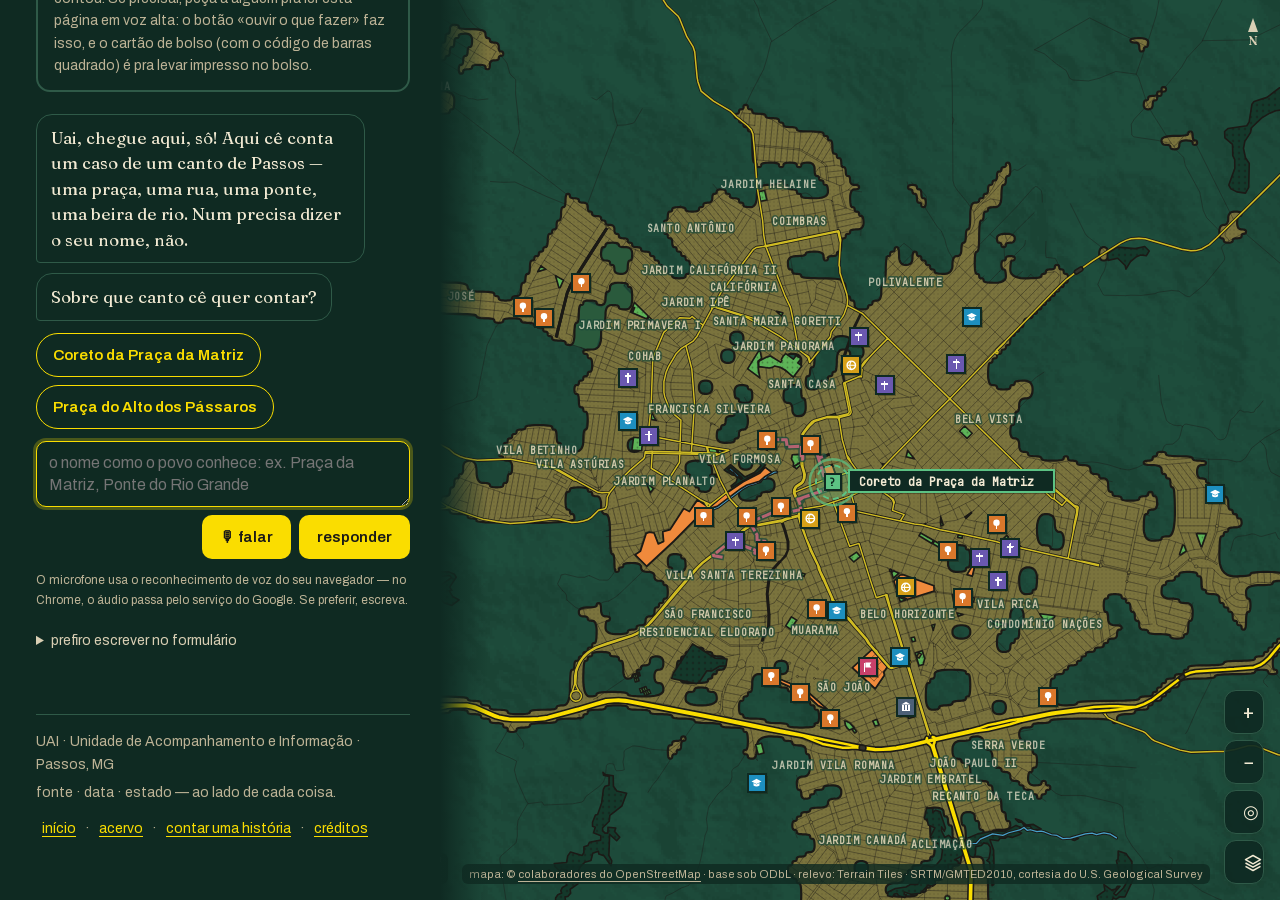
<file: site/deixar.html>
<!doctype html>
<html lang="pt-BR">
<head>
<meta charset="utf-8">
<meta name="viewport" content="width=device-width,initial-scale=1">
<title>Conta o que cê sabe — UAI</title>
<meta name="description" content="Conte o que cê sabe de um lugar de Passos: falando, escrevendo ou mandando um áudio.">
<link rel="icon" href="data:image/svg+xml,%3Csvg xmlns='http://www.w3.org/2000/svg' viewBox='0 0 32 32'%3E%3Ccircle cx='16' cy='16' r='14' fill='%232b7a47' opacity='.25'/%3E%3Ccircle cx='16' cy='16' r='7' fill='%232b7a47'/%3E%3C/svg%3E">
<meta name="theme-color" content="#0F2A22" media="(prefers-color-scheme: light)">
<meta name="theme-color" content="#0F2A22" media="(prefers-color-scheme: dark)">
<link rel="preload" href="fontes/Fraunces-normal-300-700.woff2" as="font" type="font/woff2" crossorigin>
<link rel="stylesheet" href="fontes/fontes.css?v=32fa8590ec">
<link rel="stylesheet" href="uai.css?v=32fa8590ec">
<script>try{for(const k of["letra-grande","contraste","so-texto"])if(localStorage.getItem("uai:"+k)==="1")document.documentElement.classList.add(k);const f=localStorage.getItem("uai:fundo");if(f==="azul"||f==="terra")document.documentElement.dataset.fundo=f}catch(e){}</script>
<script src="acesso.js?v=32fa8590ec" defer></script>
<script src="mapa.js?v=32fa8590ec" data-versao="32fa8590ec" defer></script>
<script src="contato.js?v=32fa8590ec" defer></script><script src="conversa.js?v=32fa8590ec" defer></script>
</head>
<body>
<a class="pular" href="#conteudo">pular o mapa e ir para o texto</a>
<div id="cena" role="region" aria-label="Mapa — arraste para andar, roda ou beliscão para aproximar">
<div class="norte" aria-hidden="true">N</div>
<div class="controles" hidden>
<button type="button" data-acao="mais" aria-label="aproximar">+</button>
<button type="button" data-acao="menos" aria-label="afastar">−</button>
<button type="button" data-acao="tudo" title="ver a região toda" aria-label="ver a região toda">◎</button>
<button type="button" data-acao="aqui" class="so-explorador" title="estou aqui — a posição fica só no seu aparelho" aria-label="estou aqui"><svg viewBox="0 0 24 24" width="20" height="20" aria-hidden="true" fill="none" stroke="currentColor" stroke-width="1.8" stroke-linejoin="round"><path d="M12 3 19 20l-7-4-7 4z"/></svg></button>
<button type="button" data-acao="ver" title="jeitos de ver: modos, camadas e filtros" aria-label="jeitos de ver: modos, camadas e filtros" aria-expanded="false" aria-controls="ver"><svg viewBox="0 0 24 24" width="20" height="20" aria-hidden="true" fill="none" stroke="currentColor" stroke-width="1.8" stroke-linejoin="round"><path d="M12 3 3 8l9 5 9-5z"/><path d="m3 12 9 5 9-5"/><path d="m3 16 9 5 9-5"/></svg></button>
</div>
<section class="ver" id="ver" hidden aria-labelledby="ver-t">
<div class="ver-topo"><h2 id="ver-t">Jeitos de ver</h2><button type="button" class="ver-fechar" data-ver="fechar" aria-label="fechar">×</button></div>
<div class="ver-modos" role="radiogroup" aria-label="modo"><button type="button" role="radio" aria-checked="false" data-modo="sossego" data-dica="Só o chão e os lugares da UAI. Leve e quieto, bom para ler.">sossego</button><button type="button" role="radio" aria-checked="false" data-modo="passeio" data-dica="O mapa como ele é: os convites aparecem quando se aproxima.">passeio</button><button type="button" role="radio" aria-checked="false" data-modo="explorador" data-dica="Para sair de casa: tudo à vista, o que fica perto e quanto se anda a pé.">explorador</button></div>
<p class="ver-dica" aria-live="polite"></p>
<div class="ver-vista" role="radiogroup" aria-label="vista"><span>vista</span>
<button type="button" role="radio" aria-checked="true" data-vista="cima">de cima</button>
<button type="button" role="radio" aria-checked="false" data-vista="inclinada">inclinada</button></div>
<div class="ver-jornadas"><h3>Jornadas</h3><ol class="ver-lista"><li><button type="button" data-jornada="quem-chega-de-onibus" aria-pressed="false"><b>Quem chega de ônibus</b><span>6 paradas · 2,0 km · uns 26 min a pé</span></button></li><li><button type="button" data-jornada="as-pracas-do-centro" aria-pressed="false"><b>As praças do centro</b><span>4 paradas · 1,1 km · uns 15 min a pé</span></button></li></ol><p class="ver-convite" data-convite="quem-chega-de-onibus" hidden>Da rodoviária até o coreto, pelas praças do caminho. Para quem acabou de chegar — ou para quem nunca reparou.</p><p class="ver-convite" data-convite="as-pracas-do-centro" hidden>Uma volta curta, de praça em praça. Sente num banco em cada uma.</p><ol class="ver-paradas" hidden></ol></div>
<div class="ver-perto" hidden>
<div class="ver-perto-topo"><h3>Perto daqui</h3><button type="button" class="ver-link" data-ver="aqui">estou aqui</button></div>
<p class="ver-nota ver-onde"></p>
<ol class="ver-lista"></ol>
</div>
<details class="ver-mais">
<summary>camadas e filtros</summary>
<h3>Camadas</h3>
<div class="ver-camadas"><label class="ver-camada"><input type="checkbox" data-camada="relevo" checked> relevo e curvas de nível</label><label class="ver-camada"><input type="checkbox" data-camada="nomes" checked> nomes de bairros, rios e pontes</label><label class="ver-camada"><input type="checkbox" data-camada="convites" checked> convites — praças, igrejas, escolas…</label><label class="ver-camada"><input type="checkbox" data-camada="gente" checked> gente — uma pessoinha por história</label><label class="ver-camada"><input type="checkbox" data-camada="jornadas" checked> jornadas — caminhadas pelas ruas</label></div>
<h3>Lugares da UAI, pelo estado</h3>
<div class="ver-chips" data-filtro="estado"><button type="button" class="ver-chip e-floresce" aria-pressed="true" data-estado="floresce"><i aria-hidden="true"></i>floresce</button><button type="button" class="ver-chip e-pede-cuidado" aria-pressed="true" data-estado="pede-cuidado"><i aria-hidden="true"></i>pede cuidado</button><button type="button" class="ver-chip e-por-fazer" aria-pressed="true" data-estado="por-fazer"><i aria-hidden="true"></i>por fazer</button><button type="button" class="ver-chip e-em-obra" aria-pressed="true" data-estado="em-obra"><i aria-hidden="true"></i>em obra</button><button type="button" class="ver-chip e-adormeceu" aria-pressed="true" data-estado="adormeceu"><i aria-hidden="true"></i>adormeceu</button><button type="button" class="ver-chip e-tem-raiz" aria-pressed="true" data-estado="tem-raiz"><i aria-hidden="true"></i>tem raiz</button><button type="button" class="ver-chip e-nenhum" aria-pressed="true" data-estado="nenhum"><i aria-hidden="true"></i>sem estado</button></div>
<h3>Convites, pelo tipo</h3>
<div class="ver-chips" data-filtro="cat"><button type="button" class="ver-chip c-praca" aria-pressed="true" data-cat="praca"><svg viewBox="-10 -10 20 20" width="16" height="16" aria-hidden="true"><circle r="9" fill="var(--c)"/><g fill="#fff"><circle cy="-1.6" r="3.2"/><rect x="-.8" y="0" width="1.6" height="4.6" rx=".5"/></g></svg>praça</button><button type="button" class="ver-chip c-transporte" aria-pressed="true" data-cat="transporte"><svg viewBox="-10 -10 20 20" width="16" height="16" aria-hidden="true"><circle r="9" fill="var(--c)"/><g fill="#fff"><rect x="-4" y="-4" width="8" height="7" rx="1.6"/><rect x="-3" y="3" width="1.6" height="1.6" rx=".5"/><rect x="1.4" y="3" width="1.6" height="1.6" rx=".5"/></g></svg>rodoviária e ônibus</button><button type="button" class="ver-chip c-festa" aria-pressed="true" data-cat="festa"><svg viewBox="-10 -10 20 20" width="16" height="16" aria-hidden="true"><circle r="9" fill="var(--c)"/><g fill="#fff"><rect x="-3.4" y="-4.6" width="1.2" height="9.2" rx=".5"/><path d="M-2.2-4.6h6l-1.6 2.4 1.6 2.4h-6z"/></g></svg>exposição e festa</button><button type="button" class="ver-chip c-fe" aria-pressed="true" data-cat="fe"><svg viewBox="-10 -10 20 20" width="16" height="16" aria-hidden="true"><circle r="9" fill="var(--c)"/><g fill="#fff"><rect x="-.9" y="-4.8" width="1.8" height="9.6" rx=".5"/><rect x="-3.4" y="-2.4" width="6.8" height="1.8" rx=".5"/></g></svg>igreja</button><button type="button" class="ver-chip c-saude" aria-pressed="true" data-cat="saude"><svg viewBox="-10 -10 20 20" width="16" height="16" aria-hidden="true"><circle r="9" fill="var(--c)"/><g fill="#fff"><rect x="-1.3" y="-4" width="2.6" height="8" rx=".6"/><rect x="-4" y="-1.3" width="8" height="2.6" rx=".6"/></g></svg>saúde</button><button type="button" class="ver-chip c-ensino" aria-pressed="true" data-cat="ensino"><svg viewBox="-10 -10 20 20" width="16" height="16" aria-hidden="true"><circle r="9" fill="var(--c)"/><g fill="#fff"><path d="M0-4.2 5-1.6 0 1-5-1.6z"/><path d="M-3 0v2.4c1.6 1.4 4.4 1.4 6 0V0L0 1.6z"/></g></svg>escola e faculdade</button><button type="button" class="ver-chip c-esporte" aria-pressed="true" data-cat="esporte"><svg viewBox="-10 -10 20 20" width="16" height="16" aria-hidden="true"><circle r="9" fill="var(--c)"/><g fill="#fff"><circle r="4.2" fill="none" stroke="#fff" stroke-width="1.4"/><path d="M-4 0h8M0-4c-2 2.6-2 5.4 0 8" fill="none" stroke="#fff" stroke-width="1.1"/></g></svg>esporte</button><button type="button" class="ver-chip c-cultura" aria-pressed="true" data-cat="cultura"><svg viewBox="-10 -10 20 20" width="16" height="16" aria-hidden="true"><circle r="9" fill="var(--c)"/><g fill="#fff"><path d="M0-4.6 1.4-1.5 4.6-1.2 2.2 1 2.9 4.3 0 2.6-2.9 4.3-2.2 1-4.6-1.2-1.4-1.5z"/></g></svg>cultura</button><button type="button" class="ver-chip c-mercado" aria-pressed="true" data-cat="mercado"><svg viewBox="-10 -10 20 20" width="16" height="16" aria-hidden="true"><circle r="9" fill="var(--c)"/><g fill="#fff"><path d="M-4.4-1.2h8.8l-1 5.4h-6.8z"/><path d="M-2.2-1.2 0-4.4 2.2-1.2" fill="none" stroke="#fff" stroke-width="1.2"/></g></svg>mercado</button><button type="button" class="ver-chip c-publico" aria-pressed="true" data-cat="publico"><svg viewBox="-10 -10 20 20" width="16" height="16" aria-hidden="true"><circle r="9" fill="var(--c)"/><g fill="#fff"><path d="M0-4.8 4.6-2.2h-9.2z"/><rect x="-3.6" y="-1.4" width="1.4" height="4.4"/><rect x="-.7" y="-1.4" width="1.4" height="4.4"/><rect x="2.2" y="-1.4" width="1.4" height="4.4"/><rect x="-4.4" y="3.2" width="8.8" height="1.4"/></g></svg>serviço público</button></div>
</details>
<p class="ver-nota">O mapa aponta; o lugar é que conta. As escolhas ficam só neste aparelho. <button type="button" class="ver-link" data-ver="repor">repor</button></p>
</section>
<div class="jornada-barra" role="group" aria-label="jornada, parada a parada" hidden>
<button type="button" data-j="fechar" aria-label="fechar a jornada">×</button>
<p aria-live="polite"><b></b><span></span></p>
<button type="button" data-j="antes" aria-label="parada anterior">‹</button>
<button type="button" data-j="depois" aria-label="próxima parada">›</button>
</div>
<div class="la-fora" role="status" hidden><p>Já faz um tempinho de mapa. O melhor de Passos está lá fora — escolha um lugar daqui e vá ver de perto.</p><button type="button">combinado</button></div>
<div class="rodape-mapa"><span id="escala" aria-hidden="true"><i></i><b></b></span><span class="atrib">mapa: © <a href="https://www.openstreetmap.org/copyright" rel="noopener">colaboradores do OpenStreetMap</a> · base sob ODbL · relevo: Terrain Tiles · SRTM/GMTED2010, cortesia do U.S. Geological Survey</span></div>
</div>
<main class="painel" id="conteudo" tabindex="-1">
<button type="button" class="pega" id="pega" aria-label="estender a folha" aria-expanded="false" aria-controls="conteudo"></button>
<p class="selo"><a href="index.html">UAI · Passos</a></p>
<h1>Conta <b>o que cê sabe</b></h1>
<p class="sub">Uma lembrança, uma falta, uma correção — de uma praça, uma rua, uma ponte. Sem nome, sem conta, sem senha.
Nada sai daqui sem cê apertar «mandar».</p>
<section class="por-voz" aria-label="Contar por voz ou por telefone">
<h2>Num quer escrever? Pode <b>falar</b>, sô.</h2>
<p><button type="button" class="botao ouvir-tudo" id="ouvir-tudo">ouvir o que fazer</button></p>
<p class="grande">Mande um <b>áudio</b> para o WhatsApp da UAI:<br>
<a class="telefone" href="https://wa.me/5535991002375">(35) 99100-2375</a></p>
<p class="ref">Quem recebe ouve a sua voz, passa pro papel, e a história entra com a data — e sem o
nome de quem contou. Se precisar, peça a alguém pra ler esta página em voz alta:
o botão «ouvir o que fazer» faz isso, e o cartão de bolso (com o código de barras quadrado)
é pra levar impresso no bolso.</p>
</section>
<section class="conversa" id="conversa" hidden aria-label="Conversa com a UAI">
<div class="log" aria-live="polite"></div>
<div class="opcoes"></div>
<form class="responder" autocomplete="off">
<label class="sr" for="resposta">A sua resposta</label>
<textarea id="resposta" rows="2"></textarea>
<div class="botoes-resposta">
<button type="button" class="mic" hidden aria-pressed="false" title="falar em vez de escrever (o seu navegador transcreve a voz)"><span aria-hidden="true">🎙</span> falar</button>
<button type="submit">responder</button>
</div>
</form>
<div class="fim" hidden>
<p class="ref nota-destino" id="destino"></p>
<a class="zap botao" href="#" target="_blank" rel="noopener">mandar pelo WhatsApp</a>
<a class="email botao secundario" href="#" hidden>mandar por e-mail</a>
<button type="button" class="copiar secundario">copiar</button>
<button type="button" class="de-novo secundario">contar outra</button>
<details><summary>ver a ficha técnica</summary><pre class="tecnica"></pre></details>
</div>
<p class="ref nota-voz">O microfone usa o reconhecimento de voz do seu navegador — no Chrome, o áudio passa pelo serviço do Google.
Se preferir, escreva.</p>
</section>
<script type="application/json" id="conversa-dados">{"lugares": [{"id": "coreto-da-praca-da-matriz", "nome": "Coreto da Praça da Matriz"}, {"id": "praca-alto-dos-passaros", "nome": "Praça do Alto dos Pássaros"}]}</script>
<details class="formulario" id="formulario" open><summary>prefiro escrever no formulário</summary>
<form id="f" autocomplete="off">
<label>Lugar
<select name="lugar"><option value="">um lugar novo…</option><option value="coreto-da-praca-da-matriz">Coreto da Praça da Matriz</option><option value="praca-alto-dos-passaros">Praça do Alto dos Pássaros</option></select></label>
<label id="novo">Nome do lugar novo (como o povo o conhece)
<input name="nome" placeholder="ex.: Ponte Tristão da Cunha"></label>
<label>O que é
<select name="tipo"><option value="verificado">verificado — visto com os olhos, em foto ou documento</option><option value="contado">contado — dito por quem viveu ou ouviu de quem viveu</option><option value="leitura">leitura — o que parece — interpretação, não facto</option><option value="falta saber">falta saber — pergunta aberta</option><option value="pedido">pedido — bati à porta — o pedido em si, sem a resposta ainda</option></select></label>
<label>O que aconteceu, o que falta, o que se vê
<textarea name="texto" required></textarea></label>
<label>Quando (uma data, um ano — ou a época, em palavras)
<input name="quando" placeholder="ex.: 1987, ou «quando eu era pequeno»"></label>
<label>De onde vem — a fonte (obrigatória)
<input name="fonte" required placeholder="ex.: vi no local hoje; minha avó contava; jornal de 1962, pág. 3"></label>
<label>Como está, se souber
<select name="estado"><option value="">não sei dizer</option><option value="floresce">floresce</option><option value="pede cuidado">pede cuidado</option><option value="por fazer">por fazer</option><option value="em obra">em obra</option></select></label>
<button type="submit">montar a ficha</button>
</form>
<div id="saida" hidden>
<h2>A sua ficha</h2>
<p class="sub">Confira: não há nome de ninguém? Então copie e mande a quem guarda a UAI.</p>
<pre id="json"></pre>
<button type="button" class="secundario" id="copiar">copiar</button>
</div>
</details>
<script>
const f = document.getElementById("f"), novo = document.getElementById("novo");
const q = new URLSearchParams(location.search);
if (q.get("lugar")) f.lugar.value = q.get("lugar");
else if (q.get("nome")) f.nome.value = q.get("nome").slice(0, 120);
const mostrar = () => (novo.hidden = !!f.lugar.value);
f.lugar.addEventListener("change", mostrar); mostrar();
f.addEventListener("submit", (ev) => {
  ev.preventDefault();
  const hoje = new Date().toISOString().slice(0, 10);
  const quando = f.quando.value.trim();
  const reg = { tipo: f.tipo.value, texto: f.texto.value.trim() };
  if (/^\d{4}(-\d{2}(-\d{2})?)?$/.test(quando)) reg.data = quando; else reg.epoca = quando || "sem data dita";
  reg.entrou = hoje;
  if (f.estado.value) reg.estado = f.estado.value;
  reg.fonte = { descricao: f.fonte.value.trim() };
  const ficha = f.lugar.value ? { acrescentar_a: f.lugar.value, registo: reg } : { lugar: { nome: f.nome.value.trim() }, registos: [reg] };
  document.getElementById("json").textContent = JSON.stringify(ficha, null, 2);
  document.getElementById("saida").hidden = false;
});
document.getElementById("copiar").addEventListener("click", async (ev) => {
  try { await navigator.clipboard.writeText(document.getElementById("json").textContent); ev.target.textContent = "copiado"; }
  catch { ev.target.textContent = "selecione o texto e copie"; }
});
</script>
<footer class="rodape"><p>UAI · Unidade de Acompanhamento e Informação · Passos, MG</p>
<p>fonte · data · estado — ao lado de cada coisa.</p>
<p><a href="index.html">início</a> · <a href="acervo.html">acervo</a> · <a href="deixar.html">contar uma história</a> · <a href="creditos.html">créditos</a></p></footer>
</main>
</body>
</html>
</file>
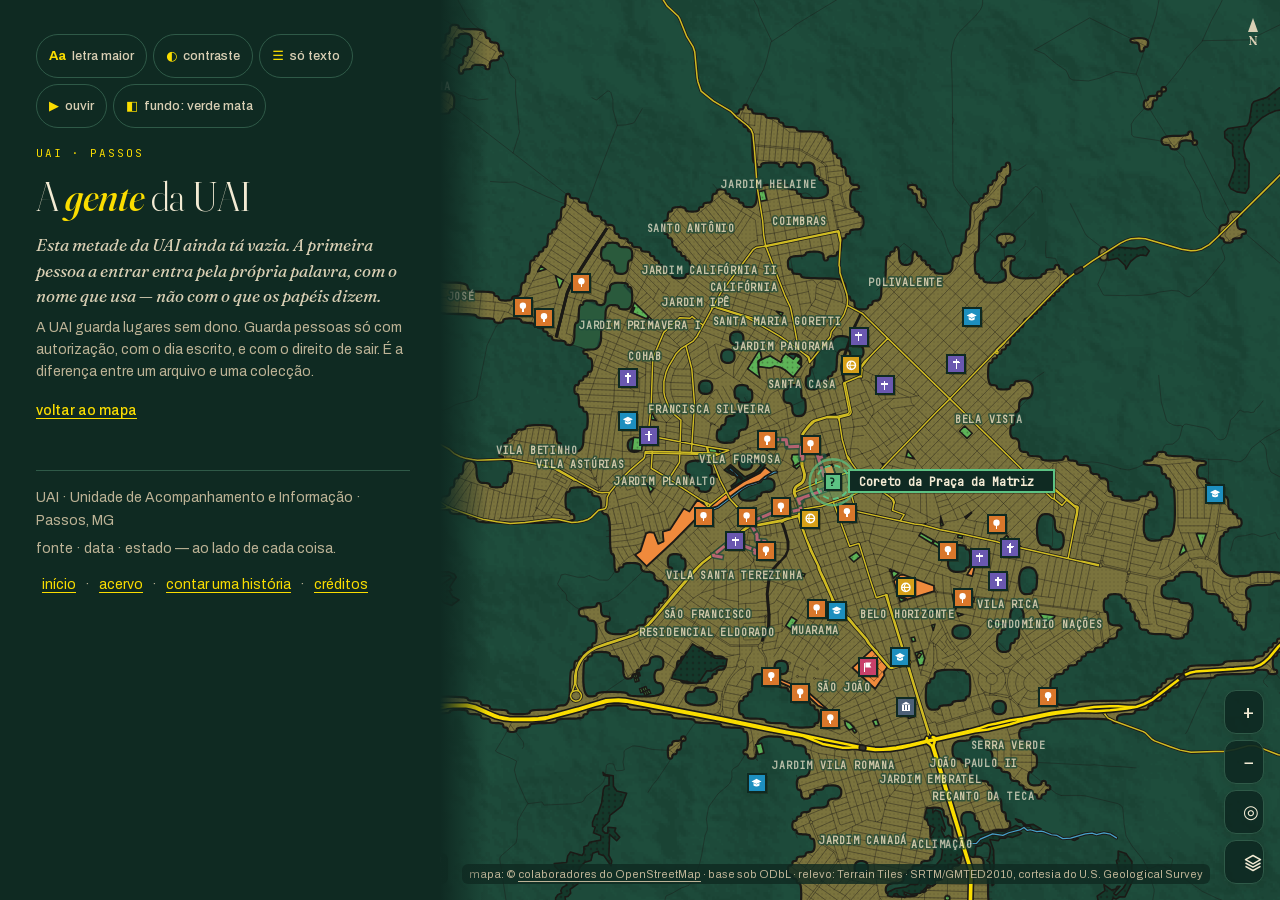
<file: site/gente.html>
<!doctype html>
<html lang="pt-BR">
<head>
<meta charset="utf-8">
<meta name="viewport" content="width=device-width,initial-scale=1">
<title>A gente da UAI — Passos</title>
<meta name="description" content="As pessoas da UAI, com autorização à vista.">
<link rel="icon" href="data:image/svg+xml,%3Csvg xmlns='http://www.w3.org/2000/svg' viewBox='0 0 32 32'%3E%3Ccircle cx='16' cy='16' r='14' fill='%232b7a47' opacity='.25'/%3E%3Ccircle cx='16' cy='16' r='7' fill='%232b7a47'/%3E%3C/svg%3E">
<meta name="theme-color" content="#0F2A22" media="(prefers-color-scheme: light)">
<meta name="theme-color" content="#0F2A22" media="(prefers-color-scheme: dark)">
<link rel="preload" href="fontes/Fraunces-normal-300-700.woff2" as="font" type="font/woff2" crossorigin>
<link rel="stylesheet" href="fontes/fontes.css?v=32fa8590ec">
<link rel="stylesheet" href="uai.css?v=32fa8590ec">
<script>try{for(const k of["letra-grande","contraste","so-texto"])if(localStorage.getItem("uai:"+k)==="1")document.documentElement.classList.add(k);const f=localStorage.getItem("uai:fundo");if(f==="azul"||f==="terra")document.documentElement.dataset.fundo=f}catch(e){}</script>
<script src="acesso.js?v=32fa8590ec" defer></script>
<script src="mapa.js?v=32fa8590ec" data-versao="32fa8590ec" defer></script>

</head>
<body>
<a class="pular" href="#conteudo">pular o mapa e ir para o texto</a>
<div id="cena" role="region" aria-label="Mapa — arraste para andar, roda ou beliscão para aproximar">
<div class="norte" aria-hidden="true">N</div>
<div class="controles" hidden>
<button type="button" data-acao="mais" aria-label="aproximar">+</button>
<button type="button" data-acao="menos" aria-label="afastar">−</button>
<button type="button" data-acao="tudo" title="ver a região toda" aria-label="ver a região toda">◎</button>
<button type="button" data-acao="aqui" class="so-explorador" title="estou aqui — a posição fica só no seu aparelho" aria-label="estou aqui"><svg viewBox="0 0 24 24" width="20" height="20" aria-hidden="true" fill="none" stroke="currentColor" stroke-width="1.8" stroke-linejoin="round"><path d="M12 3 19 20l-7-4-7 4z"/></svg></button>
<button type="button" data-acao="ver" title="jeitos de ver: modos, camadas e filtros" aria-label="jeitos de ver: modos, camadas e filtros" aria-expanded="false" aria-controls="ver"><svg viewBox="0 0 24 24" width="20" height="20" aria-hidden="true" fill="none" stroke="currentColor" stroke-width="1.8" stroke-linejoin="round"><path d="M12 3 3 8l9 5 9-5z"/><path d="m3 12 9 5 9-5"/><path d="m3 16 9 5 9-5"/></svg></button>
</div>
<section class="ver" id="ver" hidden aria-labelledby="ver-t">
<div class="ver-topo"><h2 id="ver-t">Jeitos de ver</h2><button type="button" class="ver-fechar" data-ver="fechar" aria-label="fechar">×</button></div>
<div class="ver-modos" role="radiogroup" aria-label="modo"><button type="button" role="radio" aria-checked="false" data-modo="sossego" data-dica="Só o chão e os lugares da UAI. Leve e quieto, bom para ler.">sossego</button><button type="button" role="radio" aria-checked="false" data-modo="passeio" data-dica="O mapa como ele é: os convites aparecem quando se aproxima.">passeio</button><button type="button" role="radio" aria-checked="false" data-modo="explorador" data-dica="Para sair de casa: tudo à vista, o que fica perto e quanto se anda a pé.">explorador</button></div>
<p class="ver-dica" aria-live="polite"></p>
<div class="ver-vista" role="radiogroup" aria-label="vista"><span>vista</span>
<button type="button" role="radio" aria-checked="true" data-vista="cima">de cima</button>
<button type="button" role="radio" aria-checked="false" data-vista="inclinada">inclinada</button></div>
<div class="ver-jornadas"><h3>Jornadas</h3><ol class="ver-lista"><li><button type="button" data-jornada="quem-chega-de-onibus" aria-pressed="false"><b>Quem chega de ônibus</b><span>6 paradas · 2,0 km · uns 26 min a pé</span></button></li><li><button type="button" data-jornada="as-pracas-do-centro" aria-pressed="false"><b>As praças do centro</b><span>4 paradas · 1,1 km · uns 15 min a pé</span></button></li></ol><p class="ver-convite" data-convite="quem-chega-de-onibus" hidden>Da rodoviária até o coreto, pelas praças do caminho. Para quem acabou de chegar — ou para quem nunca reparou.</p><p class="ver-convite" data-convite="as-pracas-do-centro" hidden>Uma volta curta, de praça em praça. Sente num banco em cada uma.</p><ol class="ver-paradas" hidden></ol></div>
<div class="ver-perto" hidden>
<div class="ver-perto-topo"><h3>Perto daqui</h3><button type="button" class="ver-link" data-ver="aqui">estou aqui</button></div>
<p class="ver-nota ver-onde"></p>
<ol class="ver-lista"></ol>
</div>
<details class="ver-mais">
<summary>camadas e filtros</summary>
<h3>Camadas</h3>
<div class="ver-camadas"><label class="ver-camada"><input type="checkbox" data-camada="relevo" checked> relevo e curvas de nível</label><label class="ver-camada"><input type="checkbox" data-camada="nomes" checked> nomes de bairros, rios e pontes</label><label class="ver-camada"><input type="checkbox" data-camada="convites" checked> convites — praças, igrejas, escolas…</label><label class="ver-camada"><input type="checkbox" data-camada="gente" checked> gente — uma pessoinha por história</label><label class="ver-camada"><input type="checkbox" data-camada="jornadas" checked> jornadas — caminhadas pelas ruas</label></div>
<h3>Lugares da UAI, pelo estado</h3>
<div class="ver-chips" data-filtro="estado"><button type="button" class="ver-chip e-floresce" aria-pressed="true" data-estado="floresce"><i aria-hidden="true"></i>floresce</button><button type="button" class="ver-chip e-pede-cuidado" aria-pressed="true" data-estado="pede-cuidado"><i aria-hidden="true"></i>pede cuidado</button><button type="button" class="ver-chip e-por-fazer" aria-pressed="true" data-estado="por-fazer"><i aria-hidden="true"></i>por fazer</button><button type="button" class="ver-chip e-em-obra" aria-pressed="true" data-estado="em-obra"><i aria-hidden="true"></i>em obra</button><button type="button" class="ver-chip e-adormeceu" aria-pressed="true" data-estado="adormeceu"><i aria-hidden="true"></i>adormeceu</button><button type="button" class="ver-chip e-tem-raiz" aria-pressed="true" data-estado="tem-raiz"><i aria-hidden="true"></i>tem raiz</button><button type="button" class="ver-chip e-nenhum" aria-pressed="true" data-estado="nenhum"><i aria-hidden="true"></i>sem estado</button></div>
<h3>Convites, pelo tipo</h3>
<div class="ver-chips" data-filtro="cat"><button type="button" class="ver-chip c-praca" aria-pressed="true" data-cat="praca"><svg viewBox="-10 -10 20 20" width="16" height="16" aria-hidden="true"><circle r="9" fill="var(--c)"/><g fill="#fff"><circle cy="-1.6" r="3.2"/><rect x="-.8" y="0" width="1.6" height="4.6" rx=".5"/></g></svg>praça</button><button type="button" class="ver-chip c-transporte" aria-pressed="true" data-cat="transporte"><svg viewBox="-10 -10 20 20" width="16" height="16" aria-hidden="true"><circle r="9" fill="var(--c)"/><g fill="#fff"><rect x="-4" y="-4" width="8" height="7" rx="1.6"/><rect x="-3" y="3" width="1.6" height="1.6" rx=".5"/><rect x="1.4" y="3" width="1.6" height="1.6" rx=".5"/></g></svg>rodoviária e ônibus</button><button type="button" class="ver-chip c-festa" aria-pressed="true" data-cat="festa"><svg viewBox="-10 -10 20 20" width="16" height="16" aria-hidden="true"><circle r="9" fill="var(--c)"/><g fill="#fff"><rect x="-3.4" y="-4.6" width="1.2" height="9.2" rx=".5"/><path d="M-2.2-4.6h6l-1.6 2.4 1.6 2.4h-6z"/></g></svg>exposição e festa</button><button type="button" class="ver-chip c-fe" aria-pressed="true" data-cat="fe"><svg viewBox="-10 -10 20 20" width="16" height="16" aria-hidden="true"><circle r="9" fill="var(--c)"/><g fill="#fff"><rect x="-.9" y="-4.8" width="1.8" height="9.6" rx=".5"/><rect x="-3.4" y="-2.4" width="6.8" height="1.8" rx=".5"/></g></svg>igreja</button><button type="button" class="ver-chip c-saude" aria-pressed="true" data-cat="saude"><svg viewBox="-10 -10 20 20" width="16" height="16" aria-hidden="true"><circle r="9" fill="var(--c)"/><g fill="#fff"><rect x="-1.3" y="-4" width="2.6" height="8" rx=".6"/><rect x="-4" y="-1.3" width="8" height="2.6" rx=".6"/></g></svg>saúde</button><button type="button" class="ver-chip c-ensino" aria-pressed="true" data-cat="ensino"><svg viewBox="-10 -10 20 20" width="16" height="16" aria-hidden="true"><circle r="9" fill="var(--c)"/><g fill="#fff"><path d="M0-4.2 5-1.6 0 1-5-1.6z"/><path d="M-3 0v2.4c1.6 1.4 4.4 1.4 6 0V0L0 1.6z"/></g></svg>escola e faculdade</button><button type="button" class="ver-chip c-esporte" aria-pressed="true" data-cat="esporte"><svg viewBox="-10 -10 20 20" width="16" height="16" aria-hidden="true"><circle r="9" fill="var(--c)"/><g fill="#fff"><circle r="4.2" fill="none" stroke="#fff" stroke-width="1.4"/><path d="M-4 0h8M0-4c-2 2.6-2 5.4 0 8" fill="none" stroke="#fff" stroke-width="1.1"/></g></svg>esporte</button><button type="button" class="ver-chip c-cultura" aria-pressed="true" data-cat="cultura"><svg viewBox="-10 -10 20 20" width="16" height="16" aria-hidden="true"><circle r="9" fill="var(--c)"/><g fill="#fff"><path d="M0-4.6 1.4-1.5 4.6-1.2 2.2 1 2.9 4.3 0 2.6-2.9 4.3-2.2 1-4.6-1.2-1.4-1.5z"/></g></svg>cultura</button><button type="button" class="ver-chip c-mercado" aria-pressed="true" data-cat="mercado"><svg viewBox="-10 -10 20 20" width="16" height="16" aria-hidden="true"><circle r="9" fill="var(--c)"/><g fill="#fff"><path d="M-4.4-1.2h8.8l-1 5.4h-6.8z"/><path d="M-2.2-1.2 0-4.4 2.2-1.2" fill="none" stroke="#fff" stroke-width="1.2"/></g></svg>mercado</button><button type="button" class="ver-chip c-publico" aria-pressed="true" data-cat="publico"><svg viewBox="-10 -10 20 20" width="16" height="16" aria-hidden="true"><circle r="9" fill="var(--c)"/><g fill="#fff"><path d="M0-4.8 4.6-2.2h-9.2z"/><rect x="-3.6" y="-1.4" width="1.4" height="4.4"/><rect x="-.7" y="-1.4" width="1.4" height="4.4"/><rect x="2.2" y="-1.4" width="1.4" height="4.4"/><rect x="-4.4" y="3.2" width="8.8" height="1.4"/></g></svg>serviço público</button></div>
</details>
<p class="ver-nota">O mapa aponta; o lugar é que conta. As escolhas ficam só neste aparelho. <button type="button" class="ver-link" data-ver="repor">repor</button></p>
</section>
<div class="jornada-barra" role="group" aria-label="jornada, parada a parada" hidden>
<button type="button" data-j="fechar" aria-label="fechar a jornada">×</button>
<p aria-live="polite"><b></b><span></span></p>
<button type="button" data-j="antes" aria-label="parada anterior">‹</button>
<button type="button" data-j="depois" aria-label="próxima parada">›</button>
</div>
<div class="la-fora" role="status" hidden><p>Já faz um tempinho de mapa. O melhor de Passos está lá fora — escolha um lugar daqui e vá ver de perto.</p><button type="button">combinado</button></div>
<div class="rodape-mapa"><span id="escala" aria-hidden="true"><i></i><b></b></span><span class="atrib">mapa: © <a href="https://www.openstreetmap.org/copyright" rel="noopener">colaboradores do OpenStreetMap</a> · base sob ODbL · relevo: Terrain Tiles · SRTM/GMTED2010, cortesia do U.S. Geological Survey</span></div>
</div>
<main class="painel" id="conteudo" tabindex="-1">
<button type="button" class="pega" id="pega" aria-label="estender a folha" aria-expanded="false" aria-controls="conteudo"></button>
<p class="selo"><a href="index.html">UAI · Passos</a></p>
<h1>A <b>gente</b> da UAI</h1>
<p class="sub">Esta metade da UAI ainda tá vazia. A primeira pessoa a entrar entra pela própria palavra,
com o nome que usa — não com o que os papéis dizem.</p>
<p class="ref">A UAI guarda lugares sem dono. Guarda pessoas só com autorização, com o dia escrito,
e com o direito de sair. É a diferença entre um arquivo e uma colecção.</p>
<nav class="nav"><a href="index.html">voltar ao mapa</a></nav>
<footer class="rodape"><p>UAI · Unidade de Acompanhamento e Informação · Passos, MG</p>
<p>fonte · data · estado — ao lado de cada coisa.</p>
<p><a href="index.html">início</a> · <a href="acervo.html">acervo</a> · <a href="deixar.html">contar uma história</a> · <a href="creditos.html">créditos</a></p></footer>
</main>
</body>
</html>
</file>
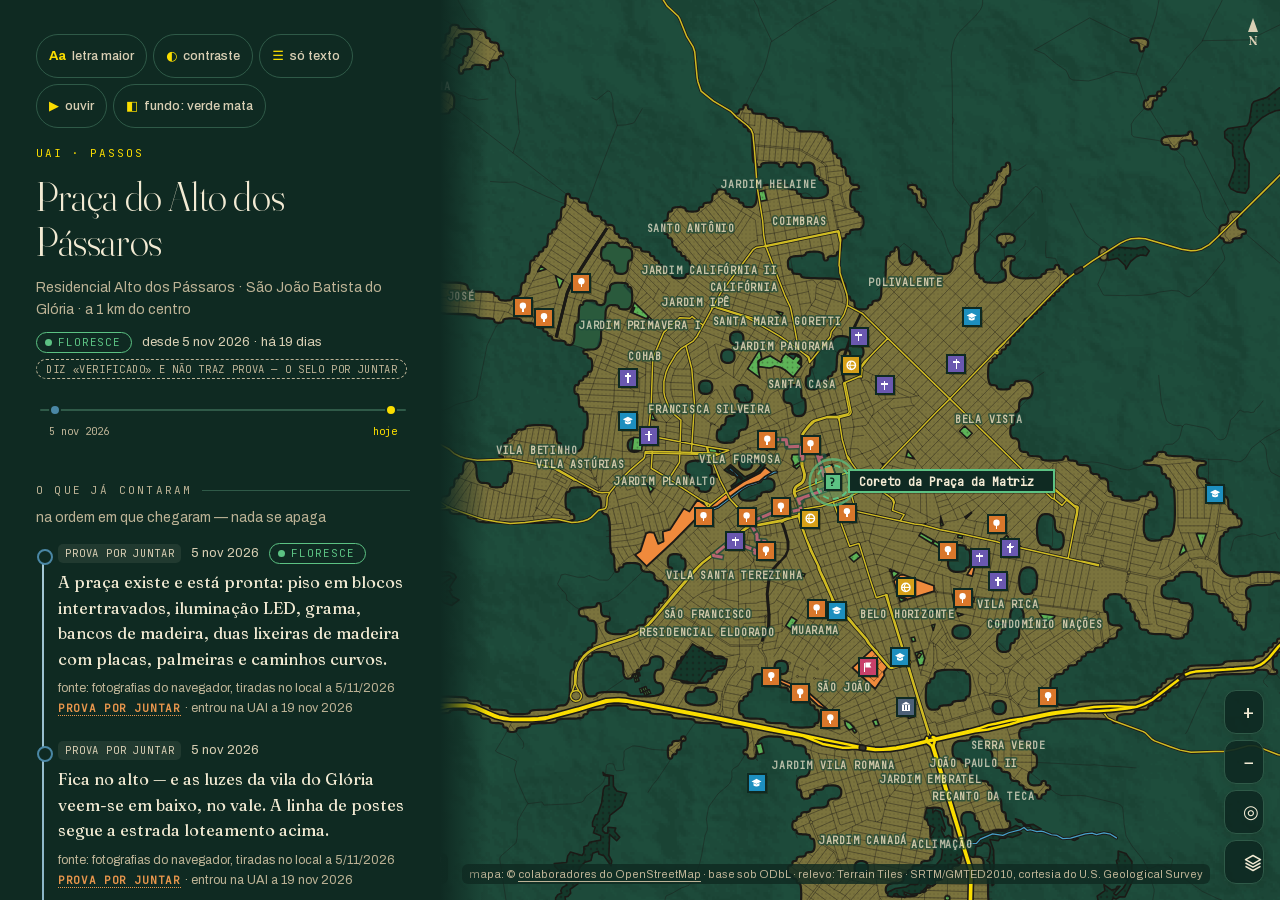
<file: site/praca-alto-dos-passaros.html>
<!doctype html>
<html lang="pt-BR">
<head>
<meta charset="utf-8">
<meta name="viewport" content="width=device-width,initial-scale=1">
<title>Praça do Alto dos Pássaros — UAI</title>
<meta name="description" content="Praça do Alto dos Pássaros: estado, data e procedência.">
<link rel="icon" href="data:image/svg+xml,%3Csvg xmlns='http://www.w3.org/2000/svg' viewBox='0 0 32 32'%3E%3Ccircle cx='16' cy='16' r='14' fill='%232b7a47' opacity='.25'/%3E%3Ccircle cx='16' cy='16' r='7' fill='%232b7a47'/%3E%3C/svg%3E">
<meta name="theme-color" content="#0F2A22" media="(prefers-color-scheme: light)">
<meta name="theme-color" content="#0F2A22" media="(prefers-color-scheme: dark)">
<link rel="preload" href="fontes/Fraunces-normal-300-700.woff2" as="font" type="font/woff2" crossorigin>
<link rel="stylesheet" href="fontes/fontes.css?v=32fa8590ec">
<link rel="stylesheet" href="uai.css?v=32fa8590ec">
<script>try{for(const k of["letra-grande","contraste","so-texto"])if(localStorage.getItem("uai:"+k)==="1")document.documentElement.classList.add(k);const f=localStorage.getItem("uai:fundo");if(f==="azul"||f==="terra")document.documentElement.dataset.fundo=f}catch(e){}</script>
<script src="acesso.js?v=32fa8590ec" defer></script>
<script src="mapa.js?v=32fa8590ec" data-versao="32fa8590ec" defer></script>

</head>
<body>
<a class="pular" href="#conteudo">pular o mapa e ir para o texto</a>
<div id="cena" role="region" aria-label="Mapa — arraste para andar, roda ou beliscão para aproximar">
<div class="norte" aria-hidden="true">N</div>
<div class="controles" hidden>
<button type="button" data-acao="mais" aria-label="aproximar">+</button>
<button type="button" data-acao="menos" aria-label="afastar">−</button>
<button type="button" data-acao="tudo" title="ver a região toda" aria-label="ver a região toda">◎</button>
<button type="button" data-acao="aqui" class="so-explorador" title="estou aqui — a posição fica só no seu aparelho" aria-label="estou aqui"><svg viewBox="0 0 24 24" width="20" height="20" aria-hidden="true" fill="none" stroke="currentColor" stroke-width="1.8" stroke-linejoin="round"><path d="M12 3 19 20l-7-4-7 4z"/></svg></button>
<button type="button" data-acao="ver" title="jeitos de ver: modos, camadas e filtros" aria-label="jeitos de ver: modos, camadas e filtros" aria-expanded="false" aria-controls="ver"><svg viewBox="0 0 24 24" width="20" height="20" aria-hidden="true" fill="none" stroke="currentColor" stroke-width="1.8" stroke-linejoin="round"><path d="M12 3 3 8l9 5 9-5z"/><path d="m3 12 9 5 9-5"/><path d="m3 16 9 5 9-5"/></svg></button>
</div>
<section class="ver" id="ver" hidden aria-labelledby="ver-t">
<div class="ver-topo"><h2 id="ver-t">Jeitos de ver</h2><button type="button" class="ver-fechar" data-ver="fechar" aria-label="fechar">×</button></div>
<div class="ver-modos" role="radiogroup" aria-label="modo"><button type="button" role="radio" aria-checked="false" data-modo="sossego" data-dica="Só o chão e os lugares da UAI. Leve e quieto, bom para ler.">sossego</button><button type="button" role="radio" aria-checked="false" data-modo="passeio" data-dica="O mapa como ele é: os convites aparecem quando se aproxima.">passeio</button><button type="button" role="radio" aria-checked="false" data-modo="explorador" data-dica="Para sair de casa: tudo à vista, o que fica perto e quanto se anda a pé.">explorador</button></div>
<p class="ver-dica" aria-live="polite"></p>
<div class="ver-vista" role="radiogroup" aria-label="vista"><span>vista</span>
<button type="button" role="radio" aria-checked="true" data-vista="cima">de cima</button>
<button type="button" role="radio" aria-checked="false" data-vista="inclinada">inclinada</button></div>
<div class="ver-jornadas"><h3>Jornadas</h3><ol class="ver-lista"><li><button type="button" data-jornada="quem-chega-de-onibus" aria-pressed="false"><b>Quem chega de ônibus</b><span>6 paradas · 2,0 km · uns 26 min a pé</span></button></li><li><button type="button" data-jornada="as-pracas-do-centro" aria-pressed="false"><b>As praças do centro</b><span>4 paradas · 1,1 km · uns 15 min a pé</span></button></li></ol><p class="ver-convite" data-convite="quem-chega-de-onibus" hidden>Da rodoviária até o coreto, pelas praças do caminho. Para quem acabou de chegar — ou para quem nunca reparou.</p><p class="ver-convite" data-convite="as-pracas-do-centro" hidden>Uma volta curta, de praça em praça. Sente num banco em cada uma.</p><ol class="ver-paradas" hidden></ol></div>
<div class="ver-perto" hidden>
<div class="ver-perto-topo"><h3>Perto daqui</h3><button type="button" class="ver-link" data-ver="aqui">estou aqui</button></div>
<p class="ver-nota ver-onde"></p>
<ol class="ver-lista"></ol>
</div>
<details class="ver-mais">
<summary>camadas e filtros</summary>
<h3>Camadas</h3>
<div class="ver-camadas"><label class="ver-camada"><input type="checkbox" data-camada="relevo" checked> relevo e curvas de nível</label><label class="ver-camada"><input type="checkbox" data-camada="nomes" checked> nomes de bairros, rios e pontes</label><label class="ver-camada"><input type="checkbox" data-camada="convites" checked> convites — praças, igrejas, escolas…</label><label class="ver-camada"><input type="checkbox" data-camada="gente" checked> gente — uma pessoinha por história</label><label class="ver-camada"><input type="checkbox" data-camada="jornadas" checked> jornadas — caminhadas pelas ruas</label></div>
<h3>Lugares da UAI, pelo estado</h3>
<div class="ver-chips" data-filtro="estado"><button type="button" class="ver-chip e-floresce" aria-pressed="true" data-estado="floresce"><i aria-hidden="true"></i>floresce</button><button type="button" class="ver-chip e-pede-cuidado" aria-pressed="true" data-estado="pede-cuidado"><i aria-hidden="true"></i>pede cuidado</button><button type="button" class="ver-chip e-por-fazer" aria-pressed="true" data-estado="por-fazer"><i aria-hidden="true"></i>por fazer</button><button type="button" class="ver-chip e-em-obra" aria-pressed="true" data-estado="em-obra"><i aria-hidden="true"></i>em obra</button><button type="button" class="ver-chip e-adormeceu" aria-pressed="true" data-estado="adormeceu"><i aria-hidden="true"></i>adormeceu</button><button type="button" class="ver-chip e-tem-raiz" aria-pressed="true" data-estado="tem-raiz"><i aria-hidden="true"></i>tem raiz</button><button type="button" class="ver-chip e-nenhum" aria-pressed="true" data-estado="nenhum"><i aria-hidden="true"></i>sem estado</button></div>
<h3>Convites, pelo tipo</h3>
<div class="ver-chips" data-filtro="cat"><button type="button" class="ver-chip c-praca" aria-pressed="true" data-cat="praca"><svg viewBox="-10 -10 20 20" width="16" height="16" aria-hidden="true"><circle r="9" fill="var(--c)"/><g fill="#fff"><circle cy="-1.6" r="3.2"/><rect x="-.8" y="0" width="1.6" height="4.6" rx=".5"/></g></svg>praça</button><button type="button" class="ver-chip c-transporte" aria-pressed="true" data-cat="transporte"><svg viewBox="-10 -10 20 20" width="16" height="16" aria-hidden="true"><circle r="9" fill="var(--c)"/><g fill="#fff"><rect x="-4" y="-4" width="8" height="7" rx="1.6"/><rect x="-3" y="3" width="1.6" height="1.6" rx=".5"/><rect x="1.4" y="3" width="1.6" height="1.6" rx=".5"/></g></svg>rodoviária e ônibus</button><button type="button" class="ver-chip c-festa" aria-pressed="true" data-cat="festa"><svg viewBox="-10 -10 20 20" width="16" height="16" aria-hidden="true"><circle r="9" fill="var(--c)"/><g fill="#fff"><rect x="-3.4" y="-4.6" width="1.2" height="9.2" rx=".5"/><path d="M-2.2-4.6h6l-1.6 2.4 1.6 2.4h-6z"/></g></svg>exposição e festa</button><button type="button" class="ver-chip c-fe" aria-pressed="true" data-cat="fe"><svg viewBox="-10 -10 20 20" width="16" height="16" aria-hidden="true"><circle r="9" fill="var(--c)"/><g fill="#fff"><rect x="-.9" y="-4.8" width="1.8" height="9.6" rx=".5"/><rect x="-3.4" y="-2.4" width="6.8" height="1.8" rx=".5"/></g></svg>igreja</button><button type="button" class="ver-chip c-saude" aria-pressed="true" data-cat="saude"><svg viewBox="-10 -10 20 20" width="16" height="16" aria-hidden="true"><circle r="9" fill="var(--c)"/><g fill="#fff"><rect x="-1.3" y="-4" width="2.6" height="8" rx=".6"/><rect x="-4" y="-1.3" width="8" height="2.6" rx=".6"/></g></svg>saúde</button><button type="button" class="ver-chip c-ensino" aria-pressed="true" data-cat="ensino"><svg viewBox="-10 -10 20 20" width="16" height="16" aria-hidden="true"><circle r="9" fill="var(--c)"/><g fill="#fff"><path d="M0-4.2 5-1.6 0 1-5-1.6z"/><path d="M-3 0v2.4c1.6 1.4 4.4 1.4 6 0V0L0 1.6z"/></g></svg>escola e faculdade</button><button type="button" class="ver-chip c-esporte" aria-pressed="true" data-cat="esporte"><svg viewBox="-10 -10 20 20" width="16" height="16" aria-hidden="true"><circle r="9" fill="var(--c)"/><g fill="#fff"><circle r="4.2" fill="none" stroke="#fff" stroke-width="1.4"/><path d="M-4 0h8M0-4c-2 2.6-2 5.4 0 8" fill="none" stroke="#fff" stroke-width="1.1"/></g></svg>esporte</button><button type="button" class="ver-chip c-cultura" aria-pressed="true" data-cat="cultura"><svg viewBox="-10 -10 20 20" width="16" height="16" aria-hidden="true"><circle r="9" fill="var(--c)"/><g fill="#fff"><path d="M0-4.6 1.4-1.5 4.6-1.2 2.2 1 2.9 4.3 0 2.6-2.9 4.3-2.2 1-4.6-1.2-1.4-1.5z"/></g></svg>cultura</button><button type="button" class="ver-chip c-mercado" aria-pressed="true" data-cat="mercado"><svg viewBox="-10 -10 20 20" width="16" height="16" aria-hidden="true"><circle r="9" fill="var(--c)"/><g fill="#fff"><path d="M-4.4-1.2h8.8l-1 5.4h-6.8z"/><path d="M-2.2-1.2 0-4.4 2.2-1.2" fill="none" stroke="#fff" stroke-width="1.2"/></g></svg>mercado</button><button type="button" class="ver-chip c-publico" aria-pressed="true" data-cat="publico"><svg viewBox="-10 -10 20 20" width="16" height="16" aria-hidden="true"><circle r="9" fill="var(--c)"/><g fill="#fff"><path d="M0-4.8 4.6-2.2h-9.2z"/><rect x="-3.6" y="-1.4" width="1.4" height="4.4"/><rect x="-.7" y="-1.4" width="1.4" height="4.4"/><rect x="2.2" y="-1.4" width="1.4" height="4.4"/><rect x="-4.4" y="3.2" width="8.8" height="1.4"/></g></svg>serviço público</button></div>
</details>
<p class="ver-nota">O mapa aponta; o lugar é que conta. As escolhas ficam só neste aparelho. <button type="button" class="ver-link" data-ver="repor">repor</button></p>
</section>
<div class="jornada-barra" role="group" aria-label="jornada, parada a parada" hidden>
<button type="button" data-j="fechar" aria-label="fechar a jornada">×</button>
<p aria-live="polite"><b></b><span></span></p>
<button type="button" data-j="antes" aria-label="parada anterior">‹</button>
<button type="button" data-j="depois" aria-label="próxima parada">›</button>
</div>
<div class="la-fora" role="status" hidden><p>Já faz um tempinho de mapa. O melhor de Passos está lá fora — escolha um lugar daqui e vá ver de perto.</p><button type="button">combinado</button></div>
<div class="rodape-mapa"><span id="escala" aria-hidden="true"><i></i><b></b></span><span class="atrib">mapa: © <a href="https://www.openstreetmap.org/copyright" rel="noopener">colaboradores do OpenStreetMap</a> · base sob ODbL · relevo: Terrain Tiles · SRTM/GMTED2010, cortesia do U.S. Geological Survey</span></div>
</div>
<main class="painel" id="conteudo" tabindex="-1">
<button type="button" class="pega" id="pega" aria-label="estender a folha" aria-expanded="false" aria-controls="conteudo"></button>
<p class="selo"><a href="index.html">UAI · Passos</a></p>
<h1>Praça do Alto dos Pássaros</h1>
<p class="ref">Residencial Alto dos Pássaros · São João Batista do Glória · a 1 km do centro</p>
<div class="linha-estado"><span class="estado e-floresce">floresce</span> <span>desde 5 nov 2026 · há 19 dias</span><span class="cuidado">diz «verificado» e não traz prova — o selo por juntar</span></div>
<div class="regua" aria-hidden="true"><span class="marco" style="left:4.0%"><span>5 nov 2026</span></span><span class="marco hoje" style="left:96.0%"><span>hoje</span></span></div>
<h2>O que já contaram</h2>
<p class="ref" style="margin:-4px 0 14px">na ordem em que chegaram — nada se apaga</p>
<ol class="registos"><li class="registo t-falta" id="r1">
<div class="topo"><span class="tipo t-falta" title="diz «verificado», mas não traz prova: nem link, nem foto no acervo — o selo num se empresta">prova por juntar</span>
<span class="quando">5 nov 2026</span> <span class="estado e-floresce">floresce</span></div>
<p>A praça existe e está pronta: piso em blocos intertravados, iluminação LED, grama, bancos de madeira, duas lixeiras de madeira com placas, palmeiras e caminhos curvos.</p>
<p class="fonte">fonte: fotografias do navegador, tiradas no local a 5/11/2026 <b class="prova-por-juntar">prova por juntar</b> · entrou na UAI a 19 nov 2026</p></li><li class="registo t-falta" id="r2">
<div class="topo"><span class="tipo t-falta" title="diz «verificado», mas não traz prova: nem link, nem foto no acervo — o selo num se empresta">prova por juntar</span>
<span class="quando">5 nov 2026</span></div>
<p>Fica no alto — e as luzes da vila do Glória veem-se em baixo, no vale. A linha de postes segue a estrada loteamento acima.</p>
<p class="fonte">fonte: fotografias do navegador, tiradas no local a 5/11/2026 <b class="prova-por-juntar">prova por juntar</b> · entrou na UAI a 19 nov 2026</p></li><li class="registo t-leitura" id="r3">
<div class="topo"><span class="tipo t-leitura" title="o que parece — interpretação, não facto">leitura</span>
<span class="quando">5 nov 2026</span></div>
<p>A praça está pronta e vazia: é o que um bairro novo é nos primeiros anos. Está à espera de quem a habite.</p>
<p class="fonte">fonte: leitura do navegador no local — não é facto que se veja na foto · entrou na UAI a 19 nov 2026</p></li><li class="registo t-falta-saber" id="r4">
<div class="topo"><span class="tipo t-falta-saber" title="pergunta aberta">falta saber</span>
<span class="quando">5 nov 2026</span></div>
<p>Quem paga a manutenção — a construtora ou a prefeitura? As áreas verdes e institucionais já foram transferidas para o município? A iluminação e as ruas são da rede pública? Há escola e posto de saúde a quantos minutos a pé?</p>
<p class="fonte">fonte: perguntas abertas depois da visita de 5/11/2026 · entrou na UAI a 19 nov 2026</p></li><li class="registo t-falta-saber" id="r5">
<div class="topo"><span class="tipo t-falta-saber" title="pergunta aberta">falta saber</span>
<span class="quando">5 nov 2026</span></div>
<p>As fontes dos registos 1 e 2 dizem «fotografias do navegador, tiradas no local a 5/11/2026» — mas essas fotografias não estão no acervo. Lê-se assim, então: quem verificou foi o navegador, ali, com os olhos; a prova é o testemunho dele, e as fotografias estão por juntar. Enquanto não chegarem, os dois registos ficam com a marca «prova por juntar» — de propósito, e não por esquecimento: um selo «verificado» sem prova ao lado é a única coisa que pode apodrecer esta casa.</p>
<p class="fonte">fonte: nota do Mago ao fechar a revisão da casa, 23/11/2026 · entrou na UAI a 23 nov 2026</p></li></ol>
<div class="avisos">O que esta ficha ainda pede:<ul><li>registo 1: prova por juntar — «verificado» sem foto no acervo nem link</li><li>registo 2: prova por juntar — «verificado» sem foto no acervo nem link</li></ul></div>
<nav class="nav"><a href="deixar.html?lugar=praca-alto-dos-passaros">acrescentar a esta ficha</a></nav>
<h2>Onde fica, no mapa</h2>
<p class="onde">fica fora do mapa — por agora o mapa é só de Passos</p><p class="fonte">o ponto no mapa: a referência da própria ficha («a 1 km do centro» do Glória) a partir do centro de São João Batista do Glória no OpenStreetMap (node 246673156); o loteamento ainda não está no mapa livre · <a href="https://www.openstreetmap.org/node/246673156" rel="noopener">ver</a></p>
<h2>Carimbo</h2>
<p class="ref">Cada registo sela o anterior (SHA-256). Se alguém mudar um registo antigo, este número muda.</p>
<p class="carimbo">53f25edff5a7bef97521bda454a45a3bf18196434f1855a09df14d0c9e73e9d4</p>
<footer class="rodape"><p>UAI · Unidade de Acompanhamento e Informação · Passos, MG</p>
<p>fonte · data · estado — ao lado de cada coisa.</p>
<p><a href="index.html">início</a> · <a href="acervo.html">acervo</a> · <a href="deixar.html">contar uma história</a> · <a href="creditos.html">créditos</a></p></footer>
</main>
</body>
</html>
</file>
<file: site/fontes/fontes.css>
@font-face{font-family:'Archivo';font-style:normal;font-weight:400;font-display:swap;src:url(Archivo-normal-400.woff2) format('woff2');unicode-range:U+0000-00FF, U+0131, U+0152-0153, U+02BB-02BC, U+02C6, U+02DA, U+02DC, U+0304, U+0308, U+0329, U+2000-206F, U+20AC, U+2122, U+2191, U+2193, U+2212, U+2215, U+FEFF, U+FFFD}
@font-face{font-family:'Archivo';font-style:normal;font-weight:500;font-display:swap;src:url(Archivo-normal-400.woff2) format('woff2');unicode-range:U+0000-00FF, U+0131, U+0152-0153, U+02BB-02BC, U+02C6, U+02DA, U+02DC, U+0304, U+0308, U+0329, U+2000-206F, U+20AC, U+2122, U+2191, U+2193, U+2212, U+2215, U+FEFF, U+FFFD}
@font-face{font-family:'Archivo';font-style:normal;font-weight:600;font-display:swap;src:url(Archivo-normal-400.woff2) format('woff2');unicode-range:U+0000-00FF, U+0131, U+0152-0153, U+02BB-02BC, U+02C6, U+02DA, U+02DC, U+0304, U+0308, U+0329, U+2000-206F, U+20AC, U+2122, U+2191, U+2193, U+2212, U+2215, U+FEFF, U+FFFD}
@font-face{font-family:'Archivo';font-style:normal;font-weight:700;font-display:swap;src:url(Archivo-normal-400.woff2) format('woff2');unicode-range:U+0000-00FF, U+0131, U+0152-0153, U+02BB-02BC, U+02C6, U+02DA, U+02DC, U+0304, U+0308, U+0329, U+2000-206F, U+20AC, U+2122, U+2191, U+2193, U+2212, U+2215, U+FEFF, U+FFFD}
@font-face{font-family:'Fraunces';font-style:italic;font-weight:300 700;font-display:swap;src:url(Fraunces-italic-300-700.woff2) format('woff2');unicode-range:U+0000-00FF, U+0131, U+0152-0153, U+02BB-02BC, U+02C6, U+02DA, U+02DC, U+0304, U+0308, U+0329, U+2000-206F, U+20AC, U+2122, U+2191, U+2193, U+2212, U+2215, U+FEFF, U+FFFD}
@font-face{font-family:'Fraunces';font-style:normal;font-weight:300 700;font-display:swap;src:url(Fraunces-normal-300-700.woff2) format('woff2');unicode-range:U+0000-00FF, U+0131, U+0152-0153, U+02BB-02BC, U+02C6, U+02DA, U+02DC, U+0304, U+0308, U+0329, U+2000-206F, U+20AC, U+2122, U+2191, U+2193, U+2212, U+2215, U+FEFF, U+FFFD}
@font-face{font-family:'JetBrains Mono';font-style:normal;font-weight:400;font-display:swap;src:url(JetBrainsMono-normal-400.woff2) format('woff2');unicode-range:U+0000-00FF, U+0131, U+0152-0153, U+02BB-02BC, U+02C6, U+02DA, U+02DC, U+0304, U+0308, U+0329, U+2000-206F, U+20AC, U+2122, U+2191, U+2193, U+2212, U+2215, U+FEFF, U+FFFD}
</file>
<file: site/uai.css>
/* UAI — o site. Uma tela só: o mapa é o chão, o texto pousa ao lado (no
   computador) ou por baixo, como uma folha que se puxa (no telefone).
   A cor é de mapa de campo: papel, mata, água, terra. Só os estados das
   fichas levam cor viva — é onde há algo a dizer. */

:root {
  color-scheme: light;
  --papel: #f4efe3;
  --papel-rgb: 244, 239, 227;
  --papel-alto: #fbf8f0;
  --tinta: #26241d;
  --tinta-suave: #4f4a3a;
  --tinta-fraca: #676150;
  --linha: #dcd2bd;
  --acento: #87570e;
  --acento-vivo: #c98a2b;

  --agua: #a6c9d5;
  --rio: #4a87a5;
  --rio-texto: #2c6582;
  --mata: #9cb889;
  --mata-borda: #7e9d6b;
  --campo: #d6ddb0;
  --parque: #b3cd96;
  --urbano: #e8dcc6;
  --rua: #fffdf8;
  --rua-borda: #c3b496;
  --via: #fff4d8;
  --via-borda: #a99068;
  --grande: #e8b864;
  --grande-borda: #9c7232;
  --curva: #8a7350;
  --ponte: #3a3226;
  --rotulo: #3d3a2e;
  /* a maquete */
  --copa: #6f9a55;
  --copa-luz: #a9c98a;
  --copa-escura: #4f7a3c;
  --sombra: rgb(48 40 20 / .26);
  --grama: #7d9a5a;
  --piso: #ece3d0;
  --junta: #d3c6aa;
  --predio: #fbf7ee;
  --predio-borda: #c9bb9c;
  --quadra: #c98a5a;
  --piscina: #6cc3dc;
  --onda: #ffffff;

  --px-terra: #ece4cc; --px-cidade: #e2d5b6; --px-campo: #dce2b0; --px-parque: #b4d094; --px-mata: #86ad74;
  --px-praca: #f2c88c; --px-agua: #93c4d6; --px-rua: #fbf7ec; --px-via: #fff1c6; --px-grande: #e3a548;
  --px-ponte: #6d5c42; --px-predio: #c5ae86; --px-rio: #4a87a5; --px-riacho: #6aa3c0;
  --jornada: #c2410c;

  --e-floresce: #2b7a47;
  --e-pede-cuidado: #a85218;  /* era #b0561a — 4,37:1; agora 4,71:1 (WCAG AA) */
  --e-por-fazer: #686456;
  --e-em-obra: #7a55a0;
  --e-nenhum: #6f6a5c;  /* era #8b8574 — 3,21:1; agora 4,70:1 (WCAG AA) */
  /* os dois estados do tempo (24/11): o adormecer é frio e calado, a raiz é terra firme */
  --e-adormeceu: #59666c;  /* 5,2:1 no papel */
  --e-tem-raiz: #6b6234;   /* 5,3:1 no papel */

  --font-display: "Fraunces", Georgia, serif;
  --font-body: "Archivo", system-ui, sans-serif;
  --font-mono: "JetBrains Mono", ui-monospace, monospace;
}

/* noite no campo */
@media (prefers-color-scheme: dark) {
  :root {
    color-scheme: dark;
    --papel: #0e1210;
    --papel-rgb: 14, 18, 16;
    --papel-alto: #161c19;
    --tinta: #ebe5d4;
    --tinta-suave: #c1baa5;
    --tinta-fraca: #9a9481;
    --linha: #2a332d;
    --acento: #e0b054;
    --acento-vivo: #e0b054;

    --agua: #1b3742;
    --rio: #5d9ebc;
    --rio-texto: #8cc3dc;
    --mata: #1c3123;
    --mata-borda: #2b4734;
    --campo: #20291b;
    --parque: #213628;
    --urbano: #1d201c;
    --rua: #3b3f39;
    --rua-borda: #0e1210;
    --via: #5a5a4d;
    --via-borda: #0e1210;
    --grande: #94703a;
    --grande-borda: #0e1210;
    --curva: #8c9d80;
    --ponte: #efe4cc;
    --rotulo: #d7d0bd;
    --copa: #2f5a3a;
    --copa-luz: #4f7f58;
    --copa-escura: #1f3d27;
    --sombra: rgb(0 0 0 / .45);
    --grama: #4c6a46;
    --piso: #2d302b;
    --junta: #3d413a;
    --predio: #4a4c45;
    --predio-borda: #15180f;
    --quadra: #7a4f33;
    --piscina: #2f7f99;
    --onda: #8cc3dc;

    --px-terra: #141915; --px-cidade: #1e231d; --px-campo: #1b2418; --px-parque: #1f3523; --px-mata: #24432c;
    --px-praca: #4b3b22; --px-agua: #1c3a46; --px-rua: #474a41; --px-via: #64614f; --px-grande: #a0773c;
    --px-ponte: #e4d7b8; --px-predio: #363a31; --px-rio: #5d9ebc; --px-riacho: #4f88a3;
    --jornada: #ff9f5a;

    --e-floresce: #5cc283;
    --e-pede-cuidado: #e8964c;
    --e-por-fazer: #aaa594;
    --e-em-obra: #b99ad9;
    --e-nenhum: #928d7a;  /* era #8f8a78 — 4,42:1 no verde-mata; agora 4,59:1 (WCAG AA) */
    --e-adormeceu: #9fb3bd;
    --e-tem-raiz: #c3bd8f;
  }
}

/* os fundos: verde mata (o de sempre), noite azul e terra roxa — escolhe-se no botão «fundo»
   e fica só neste aparelho. A letra é creme; o amarelo (da paleta sentinela) fica para os
   destaques, as avenidas e a rodovia. Os estados dos lugares guardam as suas cores (são o
   que dizem), e o contraste alto continua por cima de tudo. */
:root {
  color-scheme: dark;
  --papel: #0F2A22; --papel-rgb: 15, 42, 34; --papel-alto: #0F2A22; --linha: #2F5A48;
  --tinta: #F2EAD3; --tinta-suave: #D9CFB4; --tinta-fraca: #BDB396;
  --acento: #FADD00; --acento-vivo: #FADD00; --sobre-acento: #1b1a16;
  --rotulo: #F2EAD3; --rio-texto: #8FD3F5; --sombra: rgb(0 0 0 / .45);
  --e-floresce: #5cc283; --e-pede-cuidado: #e8964c; --e-por-fazer: #aaa594; --e-em-obra: #b99ad9; --e-nenhum: #928d7a;  /* era #8f8a78 — 4,42:1 no verde-mata; agora 4,59:1 (WCAG AA) */
  --e-adormeceu: #9FB3BD; --e-tem-raiz: #C6C08E;

  --px-fundo: #1D4A3A;  /* = a terra: onde o mapa acaba, o chão continua sem degrau */
  --px-terra: #1D4A3A; --px-campo: #2A5A3C; --px-cidade: #7A733D; --px-predio: #A8643F;
  --px-parque: #5DB357; --px-mata: #14382A; --px-agua: #2E7FA0; --px-rio: #4FB3E0; --px-riacho: #46A0C8;
  --px-praca: #F08A3C; --px-rua: #A59837; --px-via: #CFBB23; --px-grande: #FADD00; --px-ponte: #33322B;
  --jornada: #FF6F91; --sobre-jornada: #33322B;
  --hq-tinta: #1b1a16;  /* o contorno das HQ */
  --px-rotulo: #F2EAD3; --px-rotulo-agua: #8FD3F5;
}
html[data-fundo="azul"] {
  --papel: #13233A; --papel-rgb: 19, 35, 58; --papel-alto: #13233A; --linha: #3B5578;
  --px-fundo: #1E3550; --px-terra: #1E3550; --px-campo: #22405C;
  --px-mata: #2F6B3A; --px-parque: #4C9A4A; --px-agua: #3FA3C9; --px-rio: #6CC4E8;
}
html[data-fundo="terra"] {
  --papel: #2B1612; --papel-rgb: 43, 22, 18; --papel-alto: #2B1612; --linha: #7A4030;
  --px-fundo: #5A2A1F; --px-terra: #5A2A1F; --px-campo: #6B3A24; --px-predio: #C77A4A;
  --px-mata: #2F6B3A; --px-parque: #4C9A4A;
}
html.contraste {
  --px-fundo: var(--papel); --px-rotulo: var(--tinta); --px-rotulo-agua: var(--rio-texto); --sobre-jornada: #fff;
  --sobre-acento: initial;  /* volta ao branco/preto de sempre */
}
@media (prefers-color-scheme: light) { html.contraste { color-scheme: light; } }

* { box-sizing: border-box; }
/* «hidden» manda sempre — mesmo em quem tem display próprio (.responder, .conversa, .fim…) */
[hidden] { display: none !important; }
html { background: var(--papel); -webkit-text-size-adjust: 100%; }
body {
  margin: 0; background: var(--papel); color: var(--tinta);
  font: 16px/1.6 var(--font-body);
  -webkit-font-smoothing: antialiased;
}
a { color: var(--acento); text-underline-offset: 3px; text-decoration-thickness: 1px; }
a:hover { text-decoration-thickness: 2px; }
:focus-visible { outline: 2px solid var(--acento-vivo); outline-offset: 2px; }
::selection { background: rgba(250, 221, 0, .28); }

/* ───────────── o chão: em quadrinhos ─────────────
   Cor chapada e contorno de tinta, desenhados pelo mapa.js num canvas com as
   cores --px-* (que mudam com o fundo e com o contraste). */

#cena { position: fixed; inset: 0; z-index: 0; overflow: hidden; background: var(--px-fundo, var(--papel)); }
#cena > canvas.chao, #cena > svg {
  position: absolute; inset: 0; display: block; width: 100%; height: 100%;
  opacity: 0; transition: opacity .5s ease;
}
#cena > canvas.chao { image-rendering: auto; }
#cena > :is(canvas.chao, svg).pronto { opacity: 1; }
#cena > svg { touch-action: none; cursor: grab; user-select: none; -webkit-user-select: none; overflow: hidden; }
#cena > svg.arrastando { cursor: grabbing; }
#cena > svg:focus-visible { outline: none; }
#cena > svg:focus-visible ~ .controles { outline: 2px solid var(--acento-vivo); outline-offset: 4px; border-radius: 4px; }
#cena > svg rect { shape-rendering: crispEdges; }

/* os nomes do chão: letra de máquina, sem enfeite */
.m-rotulos text {
  fill: var(--px-rotulo, var(--rotulo)); font: 600 10px var(--font-mono); letter-spacing: .08em; text-transform: uppercase;
  paint-order: stroke; stroke: var(--px-fundo, var(--papel)); stroke-width: 3px; stroke-linejoin: round; pointer-events: none;
}
.m-rotulos .r-vila { font-size: 12px; }
.m-rotulos .r-bairro { opacity: .72; }
.m-rotulos .r-povoado { opacity: .7; }
.m-rotulos :is(.r-rio, .r-corrego, .r-agua) { fill: var(--px-rotulo-agua, var(--rio-texto)); text-transform: none; letter-spacing: .04em; }
.m-rotulos .r-rio { font-size: 12px; }
.m-rotulos .r-agua { font-size: 13px; letter-spacing: .2em; }
.m-rotulos .r-ponte { text-transform: none; font-weight: 500; }

/* as jornadas: um tracejado pelas ruas, e as paradas numeradas */
.jornada path { fill: none; stroke-linejoin: round; stroke-linecap: square; }
.j-borda { stroke: var(--px-fundo, var(--papel-alto)); stroke-width: 6px; opacity: .8; }
.j-traco { stroke: var(--jornada); stroke-width: 3px; stroke-dasharray: 8 5; opacity: .65; }
.jornada.ativa .j-borda { stroke-width: 9px; opacity: .95; }
.jornada.ativa .j-traco { stroke-width: 5px; opacity: 1; }
.parada .sombra { fill: rgb(30 25 10 / .35); }
.parada .caixa { fill: var(--jornada); stroke: var(--px-fundo, var(--papel-alto)); stroke-width: 2px; }
.parada text { fill: var(--sobre-jornada, #fff); font: 700 11px var(--font-mono); }

/* os convites do chão: praças, rodoviária, exposição… — quadradinhos de cor */
.marco { cursor: pointer; --c: #5b6573; }
.marco .sombra { fill: rgb(30 25 10 / .32); }
.marco .fundo { fill: var(--c); stroke: var(--papel-alto); stroke-width: 2px; }
.marco .nome-marco {
  display: none; font: 600 11px var(--font-mono); fill: color-mix(in oklab, var(--c) 58%, var(--tinta));
  paint-order: stroke; stroke: var(--papel-alto); stroke-width: 3px; stroke-linejoin: round;
}
.marco:is(.com-nome, :hover, :focus-visible) .nome-marco { display: inline; }
.marco:is(:hover, :focus-visible) .fundo { stroke: var(--tinta); }
.marco:focus-visible { outline: none; }
/* uma paleta de feira, não de mato: o verde fica para o chão */
:is(.marco, .legenda li).c-praca { --c: #d9772b; }      /* laranja, praças e pracinhas */
:is(.marco, .legenda li).c-transporte { --c: #2b5fa6; } /* azul fundo */
:is(.marco, .legenda li).c-festa { --c: #c8406a; }      /* framboesa, exposição */
:is(.marco, .legenda li).c-fe { --c: #6a58b0; }         /* anil */
:is(.marco, .legenda li).c-saude { --c: #c23b35; }      /* vermelho */
:is(.marco, .legenda li).c-ensino { --c: #1d8fbf; }     /* azul céu */
:is(.marco, .legenda li).c-esporte { --c: #d6a019; }    /* amarelo-ouro */
:is(.marco, .legenda li).c-cultura { --c: #9a4a92; }    /* ameixa */
:is(.marco, .legenda li).c-mercado { --c: #b0602a; }    /* tijolo */
:is(.marco, .legenda li).c-publico { --c: #4d6178; }    /* ardósia */

/* os lugares da UAI: um bloco com sombra dura e a plaquinha ao lado */
.lugar { cursor: pointer; color: var(--e-nenhum); }
.lugar.e-floresce { color: var(--e-floresce); }
.lugar.e-pede-cuidado { color: var(--e-pede-cuidado); }
.lugar.e-por-fazer { color: var(--e-por-fazer); }
.lugar.e-em-obra { color: var(--e-em-obra); }
.lugar.e-tem-raiz { color: var(--e-tem-raiz); }
.lugar.e-adormeceu { color: var(--e-adormeceu); }
/* a mancha do tempo: fresca = anel vivo; adormecida = anel tracejado e vazio, sem cor.
   O miolo do pino não muda — a mancha é a idade, o pino é o veredicto da régua. */
.lugar .tempo { fill: none; pointer-events: none; }
.lugar .tempo.t-floresce { stroke: var(--e-floresce); stroke-width: 2.5px; opacity: .7; }
.lugar .tempo.t-adormeceu { stroke: var(--tinta-fraca); stroke-width: 2px; stroke-dasharray: 2 5; opacity: .55; }
.lugar .area { fill: currentColor; fill-opacity: .1; stroke: currentColor; stroke-width: 2px; stroke-dasharray: 6 4; }
.lugar .halo { fill: currentColor; opacity: .2; transform-box: fill-box; transform-origin: center; transition: transform .2s steps(3), opacity .2s; }
.lugar .sombra { fill: rgb(30 25 10 / .35); }
.lugar .miolo { fill: currentColor; stroke: var(--papel-alto); stroke-width: 2px; }
.lugar .brilho { fill: var(--papel-alto); opacity: .85; }
.lugar .marca { fill: var(--papel-alto); font: 700 11px var(--font-mono); pointer-events: none; }
.lugar .placa { fill: var(--papel-alto); stroke: currentColor; stroke-width: 2px; }
.lugar .nome { font: 700 12px var(--font-mono); fill: var(--tinta); }
.lugar:is(:hover, :focus-visible, .aceso) .halo { transform: scale(1.4); opacity: .32; }
.lugar:is(:hover, :focus-visible, .aceso) .area { fill-opacity: .18; }
.lugar:focus-visible { outline: none; }
.lugar:focus-visible .miolo { stroke: var(--acento-vivo); stroke-width: 3px; }
.lugar.foco .halo { animation: respira 2.4s steps(4) infinite; }
@keyframes respira { 50% { transform: scale(1.7); opacity: .08; } }

/* a gente: pessoinhas de pixel, só de perto */
.gente { display: none; }
svg[data-gente="sim"] .gente { display: inline; }
.pessoa .p-sombra { fill: rgb(30 25 10 / .3); }
.pessoa.p0 :is(.p-corpo, .p-cabeca) { fill: #d9772b; }
.pessoa.p1 :is(.p-corpo, .p-cabeca) { fill: #2b5fa6; }
.pessoa.p2 :is(.p-corpo, .p-cabeca) { fill: #c8406a; }
.pessoa.p3 :is(.p-corpo, .p-cabeca) { fill: #d6a019; }
.pessoa.p4 :is(.p-corpo, .p-cabeca) { fill: #1d8fbf; }
.pessoa .p-cabeca { filter: brightness(1.15); }

/* controles do mapa */
.controles {
  position: absolute; right: 16px; bottom: 16px; z-index: 1;
  display: grid; gap: 6px;
}
.controles button {
  appearance: none; width: 40px; height: 40px; border-radius: 12px;
  border: 1px solid var(--linha); background: rgba(var(--papel-rgb), .92); color: var(--tinta);
  font: 500 18px/1 var(--font-body); cursor: pointer;
  box-shadow: 0 2px 10px rgba(30, 25, 10, .12);
  display: grid; place-items: center;
}
.controles button:hover { border-color: var(--acento-vivo); color: var(--acento); }
.rodape-mapa {
  position: absolute; right: 70px; bottom: 16px; z-index: 1;
  display: flex; align-items: flex-end; gap: 14px;
  font: 11px/1.3 var(--font-body); color: var(--tinta-fraca);
  pointer-events: none;
}
.rodape-mapa a { color: inherit; pointer-events: auto; }
.atrib { background: rgba(var(--papel-rgb), .82); padding: 3px 7px; border-radius: 6px; }
#escala { display: grid; gap: 3px; justify-items: start; background: rgba(var(--papel-rgb), .82); padding: 4px 7px 5px; border-radius: 6px; }
#escala i { display: block; height: 5px; border: 1.5px solid var(--tinta-suave); border-top: 0; width: 80px; }
.norte {
  position: absolute; right: 22px; top: 18px; z-index: 1;
  font: 600 12px var(--font-display); color: var(--tinta-suave); text-align: center; line-height: 1;
  pointer-events: none;
}
.norte::before { content: ""; display: block; margin: 0 auto 3px; width: 0; height: 0;
  border-left: 5px solid transparent; border-right: 5px solid transparent; border-bottom: 14px solid var(--tinta-suave); }
.sem-mapa .controles, .sem-mapa .rodape-mapa, .sem-mapa .norte { display: none; }

/* ───────────── a folha de leitura ───────────── */

.painel {
  position: relative; z-index: 1;
  margin-top: var(--faixa-mapa, 54vh); min-height: calc(100vh - var(--faixa-mapa, 54vh));
  scroll-margin-top: 8px;
  background: var(--papel);
  border-radius: 22px 22px 0 0;
  box-shadow: 0 -8px 28px rgba(30, 25, 10, .16);
  padding: 14px 16px 48px;
}
/* a barra da folha — desenhada pelo ::before do painel (≥900px), ou pela pega (telemóvel) */
.painel::before {
  content: ""; display: block; width: 42px; height: 4px; border-radius: 2px;
  background: var(--linha); margin: 0 auto 18px;
}
/* a pega a sério (23/11/2026): o ::before desenhava-se e não se arrastava — parecia e não era.
   Agora é um botão: toca para estender, arrasta para cima/baixo, e o teclado também chega. */
button.pega { display: none; }
button.pega::before {
  content: ""; display: block; width: 42px; height: 4px; border-radius: 2px;
  background: var(--linha); margin: 0 auto;
}
@media (max-width: 899px) {
  :root { --faixa-mapa: 22vh;  /* medido: 743 → 673 → 495 — o telemóvel manda, o mapa é janela */ }
  /* a pega: alvo grande (44px), e a folha que sobe */
  button.pega {
    display: block; width: 100%; min-height: 44px; padding: 14px 0 8px; margin: -14px 0 6px;
    background: none; border: 0; cursor: grab; touch-action: none;
  }
  button.pega:focus-visible { outline: 3px solid var(--acento-vivo); outline-offset: -3px; }
  .painel::before { display: none; }
  .painel.alta {
    position: fixed; top: 0; left: 0; right: 0; bottom: 0; z-index: 3;
    margin-top: 0; max-height: 100vh; border-radius: 0; overflow-y: auto;
  }
  html.folha-alta #cena { visibility: hidden; }  /* a lista chega mais cedo ao polegar — medido: 743px era tarde demais */
  .painel { max-height: calc(100vh - 22vh); overflow-y: auto; }
  /* a lista de lugares primeiro que tudo — medido: 743px era tarde demais */
  .lugares { margin-top: 12px; }
  /* as leis colapsam por defeito no telemóvel — medido: 2 344px, ninguém chegava */
  .leis details { display: none; }
  .leis summary { display: block; cursor: pointer; padding: 10px 0; font-weight: 600; }
  .leis summary::after { content: "▾"; float: right; }
  .leis details[open] { display: block; }
  .leis details[open] summary::after { content: "▴"; }
  .controles { bottom: auto; top: calc(var(--faixa-mapa, 54vh) - 14px); transform: translateY(-100%); right: 12px; }
  .rodape-mapa { bottom: auto; top: calc(var(--faixa-mapa, 54vh) - 66px); left: 12px; right: auto; flex-direction: column; align-items: flex-start; gap: 4px; }
  .norte { right: 20px; top: 14px; }
}
@media (min-width: 900px) {
  .painel {
    position: fixed; top: 0; left: 0; bottom: 0; width: 440px;
    margin: 0; min-height: 0; overflow-y: auto; border-radius: 0;
    padding: 34px 30px 40px 36px;
    background: var(--papel);
    box-shadow: none;
    scrollbar-width: thin; scrollbar-color: var(--linha) transparent;
  }
  .painel::before { display: none; }
  /* a borda da folha desfaz-se no mapa — sem roubar o clique a quem está por baixo */
  body::after {
    content: ""; position: fixed; z-index: 1; top: 0; bottom: 0; left: 440px; width: 48px;
    background: linear-gradient(90deg, var(--papel), rgba(var(--papel-rgb), 0));
    pointer-events: none;
  }
}

.selo {
  font: 500 11px/1.4 var(--font-mono); letter-spacing: .18em; text-transform: uppercase;
  color: var(--acento); margin: 0 0 14px;
}
.selo a { color: inherit; text-decoration: none; }
.selo a:hover { text-decoration: underline; }
h1 {
  font: 300 clamp(30px, 7vw, 40px)/1.12 var(--font-display);
  letter-spacing: -.01em; margin: 0 0 12px;
  font-variation-settings: "opsz" 144;
}
h1 b { font-weight: 500; font-style: italic; color: var(--acento); }
h2 {
  font: 500 11px/1.4 var(--font-mono); letter-spacing: .2em; text-transform: uppercase;
  color: var(--tinta-fraca); margin: 36px 0 12px;
  display: flex; align-items: center; gap: 10px;
}
h2::after { content: ""; flex: 1; height: 1px; background: var(--linha); }
.sub { font: italic 400 17px/1.5 var(--font-display); color: var(--tinta-suave); margin: 0 0 8px; }
p { margin: 0 0 10px; }
.ref { color: var(--tinta-fraca); font-size: 14px; margin: 0; }

.nav { display: flex; flex-wrap: wrap; gap: 8px 18px; font-size: 14px; margin: 16px 0 0; }
.nav a { font-weight: 500; }

/* lugares */
.lugares { list-style: none; margin: 0; padding: 0; display: grid; gap: 10px; }
.cartao {
  display: grid; grid-template-columns: 14px 1fr; gap: 0 12px;
  background: var(--papel-alto); border: 1px solid var(--linha); border-radius: 14px;
  padding: 14px 16px; text-decoration: none; color: inherit;
  transition: border-color .2s, transform .2s;
}
a.cartao:hover, a.cartao.aceso { border-color: var(--acento-vivo); }
.cartao > .ponto { width: 12px; height: 12px; border-radius: 50%; margin-top: 7px; background: var(--cor, var(--e-nenhum)); box-shadow: 0 0 0 4px color-mix(in srgb, var(--cor, var(--e-nenhum)) 22%, transparent); }
.cartao > div { min-width: 0; }
.cartao h3 { margin: 0 0 2px; font: 500 19px/1.25 var(--font-display); }
.cartao.vazio { border-style: dashed; background: transparent; }
.cartao.vazio > .ponto { background: transparent; border: 1.5px dashed var(--tinta-fraca); box-shadow: none; }
.cor-floresce { --cor: var(--e-floresce); }
.cor-pede-cuidado { --cor: var(--e-pede-cuidado); }
.cor-por-fazer { --cor: var(--e-por-fazer); }
.cor-em-obra { --cor: var(--e-em-obra); }
.cor-tem-raiz { --cor: var(--e-tem-raiz); }
.cor-adormeceu { --cor: var(--e-adormeceu); }

.linha-estado { display: flex; flex-wrap: wrap; gap: 6px 10px; align-items: center; margin-top: 10px; font-size: 13px; color: var(--tinta-suave); }
.estado {
  display: inline-flex; align-items: center; gap: 6px;
  font: 500 11px/1 var(--font-mono); letter-spacing: .08em; text-transform: uppercase;
  border: 1px solid currentColor; border-radius: 999px; padding: 4px 10px 4px 8px;
  color: var(--e-nenhum);
}
.estado::before { content: ""; width: 7px; height: 7px; border-radius: 50%; background: currentColor; }
.e-floresce { color: var(--e-floresce); }
.e-pede-cuidado { color: var(--e-pede-cuidado); }
.e-por-fazer { color: var(--e-por-fazer); }
.e-em-obra { color: var(--e-em-obra); }
.e-tem-raiz { color: var(--e-tem-raiz); }
.e-adormeceu { color: var(--e-adormeceu); }
.estado.e-adormeceu::before { background: transparent; border: 1.5px dashed currentColor; }
.estado.e-por-fazer::before { background: transparent; border: 1.5px solid currentColor; }
.cuidado {
  font: 500 10.5px/1 var(--font-mono); letter-spacing: .06em; text-transform: uppercase;
  color: var(--tinta-fraca); border: 1px dashed var(--tinta-fraca); border-radius: 999px; padding: 4px 9px;
}
.onde { font-size: 12.5px; color: var(--tinta-fraca); margin-top: 8px; }
.onde a { color: inherit; }

/* a régua do tempo */
.regua { position: relative; height: 46px; margin: 22px 4px 4px; }
.regua::before { content: ""; position: absolute; left: 0; right: 0; top: 8px; height: 2px; border-radius: 1px; background: var(--linha); }
.marco { position: absolute; top: 3px; width: 12px; height: 12px; margin-left: -6px; border-radius: 50%; background: var(--rio); border: 2px solid var(--papel); }
.marco.hoje { background: var(--acento-vivo); }
.marco span { position: absolute; top: 18px; left: 50%; transform: translateX(-50%); font: 500 10.5px var(--font-mono); color: var(--tinta-fraca); white-space: nowrap; }
.marco:first-child span { left: -2px; transform: none; }
.marco:last-child:not(:first-child) span { left: auto; right: -2px; transform: none; }
.marco.hoje span { color: var(--acento); }

/* os registos: correm como um rio, pela ordem em que chegaram */
.registos { list-style: none; margin: 0; padding: 0 0 0 22px; position: relative; }
.registos::before { content: ""; position: absolute; left: 6px; top: 8px; bottom: 8px; width: 2px; border-radius: 1px; background: linear-gradient(var(--agua), var(--rio)); }
.registo { position: relative; padding: 0 0 22px; }
.registo::before {
  content: ""; position: absolute; left: -21px; top: 6px; width: 12px; height: 12px; border-radius: 50%;
  background: var(--papel); border: 2px solid var(--rio);
}
.registo.t-verificado::before { background: var(--rio); }
.registo.t-contesta::before { border-color: var(--e-pede-cuidado); background: var(--e-pede-cuidado); }
.registo .topo { display: flex; flex-wrap: wrap; align-items: center; gap: 6px 10px; margin-bottom: 6px; }
.registo p { margin: 0; }
.registo > p:first-of-type { font: 400 16.5px/1.55 var(--font-display); }
.tipo {
  font: 500 10.5px/1 var(--font-mono); letter-spacing: .08em; text-transform: uppercase;
  padding: 4px 7px; border-radius: 5px; background: color-mix(in srgb, var(--tinta) 8%, transparent); color: var(--tinta-suave);
}
.tipo.t-verificado { background: color-mix(in srgb, var(--rio) 18%, transparent); color: var(--rio-texto); }
.tipo.t-contado { background: color-mix(in srgb, var(--acento-vivo) 18%, transparent); color: var(--acento); }
.tipo.t-falta-saber { background: transparent; outline: 1px dashed var(--tinta-fraca); outline-offset: -1px; }
.tipo.t-contesta { background: color-mix(in srgb, var(--e-pede-cuidado) 18%, transparent); color: var(--e-pede-cuidado); }
.quando { font-size: 13px; color: var(--tinta-suave); }
.fonte { margin-top: 6px !important; font-size: 12.5px; color: var(--tinta-fraca); }
.carimbo { font: 400 11px/1.5 var(--font-mono); color: var(--tinta-fraca); word-break: break-all; }
.avisos { margin: 4px 0 0; padding: 12px 14px; border: 1px dashed var(--acento-vivo); border-radius: 12px; color: var(--acento); font-size: 13.5px; }
.avisos ul { margin: 6px 0 0; padding-left: 18px; }

.legenda { list-style: none; margin: 4px 0 12px; padding: 0; display: flex; flex-wrap: wrap; gap: 8px 14px; font-size: 13px; color: var(--tinta-suave); }
.legenda li { display: inline-flex; align-items: center; gap: 6px; }
.leis { margin: 0; padding-left: 20px; color: var(--tinta-suave); font-size: 14.5px; }
.leis li { margin-bottom: 6px; }
.leis b { color: var(--tinta); font-weight: 600; }

/* acervo */
.acervo { display: grid; grid-template-columns: repeat(auto-fill, minmax(160px, 1fr)); gap: 12px; }
.acervo figure { margin: 0; background: var(--papel-alto); border: 1px solid var(--linha); border-radius: 12px; overflow: hidden; }
.acervo img { display: block; width: 100%; aspect-ratio: 4/3; object-fit: cover; background: var(--linha); }
.acervo figcaption { padding: 8px 10px 10px; font-size: 11.5px; color: var(--tinta-fraca); }
.acervo figcaption b { display: block; color: var(--tinta); font-size: 12.5px; font-weight: 600; margin-bottom: 2px; }

/* formulário */
form { display: grid; gap: 14px; }
label { display: grid; gap: 6px; font-size: 13px; color: var(--tinta-suave); font-weight: 500; }
label[hidden] { display: none; }
input, textarea, select {
  font: 15px/1.4 var(--font-body); color: var(--tinta);
  background: var(--papel-alto); border: 1px solid var(--linha); border-radius: 10px;
  padding: 10px 12px; min-height: 44px; width: 100%;
}
input:focus, textarea:focus, select:focus { border-color: var(--acento-vivo); outline: none; box-shadow: 0 0 0 3px color-mix(in srgb, var(--acento-vivo) 25%, transparent); }
textarea { min-height: 110px; resize: vertical; }
button { font: 600 15px var(--font-body); color: var(--sobre-acento, #fffaf0); background: var(--acento); border: 0; border-radius: 10px; padding: 12px 18px; min-height: 44px; cursor: pointer; }
@media (prefers-color-scheme: dark) { button { color: var(--sobre-acento, #17140c); } }
button.secundario { background: transparent; color: var(--acento); border: 1px solid currentColor; }
pre { white-space: pre-wrap; word-break: break-word; background: var(--papel-alto); border: 1px solid var(--linha); border-radius: 10px; padding: 14px; font: 12.5px/1.5 var(--font-mono); color: var(--tinta-suave); }

.rodape { margin-top: 48px; padding-top: 16px; border-top: 1px solid var(--linha); font-size: 14px; color: var(--tinta-fraca); }
.rodape p { margin: 0 0 6px; }
.rodape a { display: inline-block; padding: 8px 6px; min-height: 44px; }

@media (prefers-reduced-motion: reduce) {
  *, *::before, *::after { animation: none !important; transition: none !important; }
}

/* ───────────── acesso para toda a gente ───────────── */

.pular {
  position: absolute; left: 12px; top: -60px; z-index: 10;
  background: var(--tinta); color: var(--papel); padding: 10px 14px; border-radius: 10px; font-weight: 600;
}
.pular:focus { top: 12px; }
.sr { position: absolute; width: 1px; height: 1px; overflow: hidden; clip-path: inset(50%); white-space: nowrap; }
.painel:focus { outline: none; }

/* 24/11/2026 — o selo emprestado: diz «verificado» e não traz prova */
.prova-por-juntar {
  font: 600 11px/1 var(--font-mono); letter-spacing: .06em; text-transform: uppercase;
  color: var(--e-pede-cuidado); border-bottom: 1px dotted var(--e-pede-cuidado);
}

.acesso { display: flex; flex-wrap: wrap; gap: 6px; margin: 0 0 18px; }
.acesso button {
  appearance: none; font: 500 13px/1 var(--font-body); color: var(--tinta-suave);
  background: transparent; border: 1px solid var(--linha); border-radius: 999px;
  padding: 0 12px; min-height: 44px; cursor: pointer; display: inline-flex; align-items: center; gap: 6px;
}
.acesso button span { font-weight: 700; color: var(--acento); }
.acesso button:hover { border-color: var(--acento-vivo); color: var(--tinta); }
.acesso button[aria-pressed="true"] { background: var(--tinta); color: var(--papel); border-color: var(--tinta); }
.acesso button[aria-pressed="true"] span { color: inherit; }
.aviso-leve { font-size: 13.5px; color: var(--tinta-suave); border: 1px dashed var(--linha); border-radius: 12px; padding: 10px 12px; }
.aviso-leve button { min-height: 44px; padding: 6px 12px; margin-left: 4px; font-size: 13px; }

/* letra maior: tudo o que se lê cresce junto */
html.letra-grande .painel { zoom: 1.22; }
html.letra-grande .controles button { width: 48px; height: 48px; font-size: 22px; }

/* só texto: sem mapa — mais leve, e direto ao assunto */
html.so-texto #cena, html.so-texto body::after { display: none; }
html.so-texto .painel {
  position: static; margin: 0 auto; width: auto; max-width: 720px; min-height: 100vh;
  border-radius: 0; box-shadow: none; overflow: visible; padding: 24px 16px 48px;
}
html.so-texto .painel::before { display: none; }
html.so-texto button.pega { display: none; }  /* no modo só texto a folha já é a página inteira */

/* contraste alto: preto no branco, sem meios-tons */
html.contraste {
  --papel: #ffffff; --papel-rgb: 255, 255, 255; --papel-alto: #ffffff;
  --tinta: #000000; --tinta-suave: #000000; --tinta-fraca: #222222; --linha: #000000;
  --acento: #6a3a00; --acento-vivo: #6a3a00; --rio: #003f73; --rio-texto: #003f73;
  --e-floresce: #00532a; --e-pede-cuidado: #8a2e00; --e-por-fazer: #333333; --e-em-obra: #4a1f7a;
  --e-adormeceu: #003a52; --e-tem-raiz: #3a3200;
  --px-terra: #ffffff; --px-cidade: #f0f0f0; --px-campo: #eef5e0; --px-parque: #cfe8c0; --px-mata: #9fcf8f;
  --px-praca: #ffd28a; --px-agua: #a9dcff; --px-rua: #9a9a9a; --px-via: #555555; --px-grande: #000000;
  --px-ponte: #000000; --px-predio: #c8c8c8; --px-rio: #003f73; --px-riacho: #003f73; --jornada: #a02c00;
}
@media (prefers-color-scheme: dark) {
  html.contraste {
    --papel: #000000; --papel-rgb: 0, 0, 0; --papel-alto: #000000;
    --tinta: #ffffff; --tinta-suave: #ffffff; --tinta-fraca: #e6e6e6; --linha: #ffffff;
    --acento: #ffd166; --acento-vivo: #ffd166; --rio: #8fd3ff; --rio-texto: #8fd3ff;
    --e-floresce: #7dffb0; --e-pede-cuidado: #ffab70; --e-por-fazer: #e6e6e6; --e-em-obra: #d9b8ff;
    --e-adormeceu: #a8d8ff; --e-tem-raiz: #ffe8a0;
    --px-terra: #000000; --px-cidade: #111111; --px-campo: #0d1a0d; --px-parque: #123a12; --px-mata: #1f5a1f;
    --px-praca: #5a3d00; --px-agua: #003050; --px-rua: #8a8a8a; --px-via: #c8c8c8; --px-grande: #ffd166;
    --px-ponte: #ffffff; --px-predio: #333333; --px-rio: #8fd3ff; --px-riacho: #8fd3ff; --jornada: #ffab70;
  }
}
html.contraste .cartao, html.contraste .estado, html.contraste .acesso button, html.contraste input,
html.contraste textarea, html.contraste select { border-width: 2px; }
html.contraste a { text-decoration-thickness: 2px; }
html.contraste .lugar .placa { stroke-width: 3px; }

/* ───────────── a conversa ───────────── */

.conversa { display: grid; gap: 12px; margin-top: 8px; }
.conversa .log { display: grid; gap: 10px; }
.msg { margin: 0; padding: 10px 14px; border-radius: 16px; max-width: 88%; font-size: 16px; line-height: 1.5; white-space: pre-line; }
.msg.uai { background: var(--papel-alto); border: 1px solid var(--linha); border-bottom-left-radius: 4px; justify-self: start; font-family: var(--font-display); font-size: 17px; }
.msg.pessoa { background: color-mix(in srgb, var(--acento-vivo) 18%, var(--papel)); border-bottom-right-radius: 4px; justify-self: end; }
.msg.resumo { font: 14.5px/1.6 var(--font-body); white-space: pre-wrap; max-width: 100%; justify-self: stretch; border: 1px dashed var(--acento-vivo); background: var(--papel-alto); color: var(--tinta); }
.opcoes { display: flex; flex-wrap: wrap; gap: 8px; }
.opcoes:empty { display: none; }
.opcoes button {
  background: var(--papel-alto); color: var(--acento); border: 1.5px solid var(--acento-vivo);
  border-radius: 999px; padding: 10px 16px; min-height: 44px; font-weight: 600;
}
.opcoes button:hover { background: var(--acento); color: var(--papel); }
.responder { display: grid; gap: 8px; }
.responder textarea { min-height: 64px; font-size: 16px; }
.botoes-resposta { display: flex; gap: 8px; justify-content: flex-end; }
.mic.ouvindo { background: var(--e-pede-cuidado); color: #fff; animation: pulsa 1.2s ease-in-out infinite; }
@keyframes pulsa { 50% { opacity: .65; } }
.fim { display: flex; flex-wrap: wrap; gap: 8px; align-items: center; }
.fim details { flex-basis: 100%; font-size: 13px; color: var(--tinta-fraca); }
a.botao {
  display: inline-flex; align-items: center; min-height: 48px; padding: 0 20px; border-radius: 12px;
  background: #1f7a4a; color: #fff; font-weight: 700; text-decoration: none; font-size: 16px;
}
a.botao:hover { background: #17633b; }
.nota-voz { font-size: 12px; }
.formulario { margin-top: 28px; }
.formulario > summary { cursor: pointer; font-size: 14px; color: var(--tinta-suave); margin-bottom: 14px; }
.conversa:not([hidden]) ~ .formulario:not([open]) { margin-top: 20px; }

/* ───────────── jeitos de ver: modos, camadas, filtros ─────────────
   Pouco de propósito. O mapa aponta para a cidade — não é para prender ninguém à tela. */

/* filtrar esconde, nunca apaga (o mapa.js também não desenha o que está escondido) */
#cena .filtrado { display: none !important; }

.controles button.so-explorador { display: none; }
#cena[data-modo="explorador"] .controles button.so-explorador { display: grid; }
.controles button[aria-expanded="true"] { background: var(--tinta); color: var(--papel); border-color: var(--tinta); }

/* você está aqui — só no seu aparelho */
.aqui { pointer-events: none; }
.aqui-halo { fill: #2b7cd3; opacity: .22; transform-box: fill-box; transform-origin: center; animation: aqui 2s steps(4) infinite; }
.aqui-miolo { fill: #2b7cd3; stroke: #fff; stroke-width: 2px; }
@keyframes aqui { 50% { transform: scale(1.5); opacity: .08; } }

.ver {
  position: absolute; z-index: 2; right: 68px; bottom: 16px; width: 316px;
  max-height: calc(100% - 32px); overflow-y: auto; overscroll-behavior: contain;
  background: var(--papel); color: var(--tinta);
  border: 1px solid var(--linha); border-radius: 16px;
  box-shadow: 0 10px 34px rgba(30, 25, 10, .18);
  padding: 12px 14px 12px; font-size: 13.5px;
  scrollbar-width: thin; scrollbar-color: var(--linha) transparent;
}
.ver[hidden] { display: none; }
.ver-topo { display: flex; align-items: center; justify-content: space-between; margin-bottom: 8px; }
.ver h2 { margin: 0; font: 600 17px/1.2 var(--font-display); letter-spacing: 0; text-transform: none; color: var(--tinta); display: block; }
.ver h2::after { display: none; }
.ver h3 { margin: 14px 0 6px; font: 500 10.5px/1.3 var(--font-mono); letter-spacing: .14em; text-transform: uppercase; color: var(--tinta-fraca); }
.ver button { min-height: 0; font-family: var(--font-body); }
.ver .ver-fechar {
  width: 32px; height: 32px; padding: 0; border-radius: 10px; font: 400 22px/1 var(--font-body);
  background: transparent; color: var(--tinta-suave); border: 1px solid transparent;
}
.ver .ver-fechar:hover { border-color: var(--linha); color: var(--tinta); }

.ver-modos { display: grid; grid-template-columns: repeat(3, 1fr); gap: 3px; padding: 3px; border-radius: 12px; background: color-mix(in srgb, var(--tinta) 7%, transparent); }
.ver .ver-modos button {
  padding: 8px 4px; border-radius: 9px; font-size: 13px; font-weight: 600;
  background: transparent; color: var(--tinta-suave); border: 0;
}
.ver .ver-modos button:hover { color: var(--tinta); }
.ver .ver-modos button[aria-checked="true"] { background: var(--papel-alto); color: var(--tinta); box-shadow: 0 1px 4px rgba(30, 25, 10, .14); }
.ver-dica { margin: 8px 2px 0; color: var(--tinta-suave); font-size: 13px; line-height: 1.45; }
.ver-nota { margin: 12px 2px 0; color: var(--tinta-fraca); font-size: 12px; line-height: 1.45; }
.ver .ver-link {
  display: inline; padding: 0; background: none; border: 0; color: var(--acento);
  font: inherit; font-weight: 600; text-decoration: underline; text-underline-offset: 3px; text-decoration-thickness: 1px; cursor: pointer;
}

.ver-perto { margin-top: 12px; padding-top: 10px; border-top: 1px solid var(--linha); }
.ver-perto[hidden] { display: none; }
.ver-perto-topo { display: flex; align-items: baseline; justify-content: space-between; }
.ver-perto h3 { margin: 0; }
.ver-perto .ver-onde { margin-top: 4px; }
.ver-lista { list-style: none; margin: 8px 0 0; padding: 0; display: grid; gap: 2px; }
.ver-lista li { display: flex; align-items: center; gap: 8px; }
.ver .ver-lista button {
  flex: 1; display: grid; gap: 1px; text-align: left; padding: 7px 8px; border-radius: 9px;
  background: transparent; color: var(--tinta); border: 0;
}
.ver .ver-lista button:hover { background: color-mix(in srgb, var(--tinta) 6%, transparent); }
.ver-lista b { font: 600 14px/1.3 var(--font-display); }
.ver-lista li.uai b::before { content: ""; display: inline-block; width: 8px; height: 8px; border-radius: 50%; background: var(--acento-vivo); margin-right: 6px; vertical-align: 1px; }
.ver-lista span { font-size: 12px; color: var(--tinta-fraca); }
.ver-lista .ver-link { font-size: 12px; white-space: nowrap; }

.ver-mais { margin-top: 12px; border-top: 1px solid var(--linha); padding-top: 8px; }
.ver-mais > summary { cursor: pointer; color: var(--tinta-suave); font-weight: 600; font-size: 13px; padding: 4px 2px; }
.ver-mais > summary:hover { color: var(--tinta); }
.ver-camadas { display: grid; gap: 2px; }
.ver .ver-camada { display: flex; align-items: center; gap: 9px; font-size: 13.5px; font-weight: 400; color: var(--tinta); padding: 4px 2px; cursor: pointer; }
.ver .ver-camada input { width: 17px; height: 17px; min-height: 0; margin: 0; padding: 0; accent-color: var(--acento); }
.ver-chips { display: flex; flex-wrap: wrap; gap: 5px; }
.ver-chips[hidden], .ver h3[hidden], .ver-chips button[hidden] { display: none; }
.ver .ver-chip {
  display: inline-flex; align-items: center; gap: 5px; padding: 4px 9px 4px 6px; border-radius: 999px;
  font-size: 12.5px; font-weight: 500; background: var(--papel-alto); color: var(--tinta); border: 1px solid var(--linha);
}
.ver .ver-chip small { color: var(--tinta-fraca); font-size: 11px; }
.ver .ver-chip i { width: 10px; height: 10px; border-radius: 50%; background: var(--e-nenhum); margin-left: 3px; }
.ver .ver-chip.e-floresce i { background: var(--e-floresce); }
.ver .ver-chip.e-pede-cuidado i { background: var(--e-pede-cuidado); }
.ver .ver-chip.e-por-fazer i { background: var(--e-por-fazer); }
.ver .ver-chip.e-em-obra i { background: var(--e-em-obra); }
.ver .ver-chip.e-tem-raiz i { background: var(--e-tem-raiz); }
.ver .ver-chip.e-adormeceu i { background: transparent; border: 1.5px dashed var(--e-adormeceu); }
.ver .ver-chip[aria-pressed="false"] { opacity: .45; text-decoration: line-through; text-decoration-thickness: 1px; background: transparent; border-style: dashed; }
.ver-chip.c-praca { --c: #d9772b; } .ver-chip.c-transporte { --c: #2b5fa6; } .ver-chip.c-festa { --c: #c8406a; }
.ver-chip.c-fe { --c: #6a58b0; } .ver-chip.c-saude { --c: #c23b35; } .ver-chip.c-ensino { --c: #1d8fbf; }
.ver-chip.c-esporte { --c: #d6a019; } .ver-chip.c-cultura { --c: #9a4a92; } .ver-chip.c-mercado { --c: #b0602a; }
.ver-chip.c-publico { --c: #4d6178; }

/* o lembrete de ir lá fora: um só, e sai com um toque */
.la-fora {
  position: absolute; z-index: 2; top: 14px; left: 50%; transform: translateX(-50%);
  width: min(360px, calc(100% - 32px));
  display: flex; align-items: center; gap: 12px;
  background: var(--tinta); color: var(--papel); border-radius: 14px; padding: 12px 14px;
  box-shadow: 0 10px 30px rgba(30, 25, 10, .25); font-size: 13.5px; line-height: 1.45;
}
.la-fora[hidden] { display: none; }
.la-fora p { margin: 0; }
.la-fora button { min-height: 0; padding: 8px 12px; border-radius: 9px; background: var(--papel); color: var(--tinta); font-size: 13px; white-space: nowrap; }

@media (min-width: 900px) {
  .la-fora { left: calc(440px + (100% - 440px) / 2); }
}
@media (max-width: 899px) {
  .ver { left: 12px; right: 64px; top: 12px; bottom: auto; width: auto; max-height: calc(54vh - 24px); }
}
html.contraste .ver { background: var(--papel); border-width: 2px; }
html.letra-grande .ver { font-size: 15.5px; }
html.letra-grande .ver .ver-modos button, html.letra-grande .ver .ver-camada { font-size: 15px; }

/* a vista: de cima ou inclinada */
.ver-vista { display: flex; align-items: center; gap: 4px; margin-top: 10px; }
.ver-vista > span { font: 500 10.5px/1 var(--font-mono); letter-spacing: .14em; text-transform: uppercase; color: var(--tinta-fraca); margin-right: auto; }
.ver .ver-vista button {
  padding: 6px 10px; border-radius: 4px; font-size: 12.5px; font-weight: 600;
  background: transparent; color: var(--tinta-suave); border: 1px solid var(--linha);
}
.ver .ver-vista button[aria-checked="true"] { background: var(--tinta); color: var(--papel); border-color: var(--tinta); }

/* jornadas, no cartão */
.ver-jornadas { margin-top: 12px; padding-top: 10px; border-top: 1px solid var(--linha); }
.ver-jornadas h3 { margin: 0 0 4px; }
.ver .ver-jornadas [data-jornada][aria-pressed="true"] { background: color-mix(in srgb, var(--jornada) 14%, transparent); }
.ver .ver-jornadas [data-jornada] b::before { content: ""; display: inline-block; width: 10px; height: 4px; background: var(--jornada); margin-right: 7px; vertical-align: 3px; }
.ver-convite { margin: 6px 8px 4px; font: italic 400 14px/1.45 var(--font-display); color: var(--tinta-suave); }
.ver-convite[hidden], .ver-paradas[hidden] { display: none; }
.ver-paradas { list-style: none; margin: 4px 0 0; padding: 0 0 0 10px; display: grid; gap: 0; border-left: 3px dashed var(--jornada); margin-left: 12px; }
.ver-paradas li { display: flex; align-items: center; gap: 8px; }
.ver .ver-paradas button { flex: 1; display: grid; gap: 1px; text-align: left; padding: 6px 8px; border-radius: 4px; background: transparent; color: var(--tinta); border: 0; }
.ver .ver-paradas button:hover { background: color-mix(in srgb, var(--tinta) 6%, transparent); }
.ver-paradas b { font: 600 13.5px/1.3 var(--font-display); }
.ver-paradas b i { font: 700 11px/18px var(--font-mono); font-style: normal; display: inline-block; width: 18px; height: 18px; text-align: center; background: var(--jornada); color: var(--sobre-jornada, #fff); margin-right: 7px; }
.ver-paradas span { font-size: 12px; color: var(--tinta-fraca); padding-left: 25px; }
.ver-paradas .ver-link { font-size: 12px; white-space: nowrap; }

/* a barrinha da jornada, por cima do mapa */
.jornada-barra {
  position: absolute; z-index: 2; top: 12px; left: 12px; right: 64px; max-width: 440px;
  display: flex; align-items: center; gap: 6px; padding: 6px;
  background: var(--papel); border: 2px solid var(--jornada); border-radius: 6px;
  box-shadow: 4px 4px 0 rgb(30 25 10 / .22);
}
.jornada-barra[hidden] { display: none; }
.jornada-barra p { flex: 1; margin: 0; min-width: 0; display: grid; line-height: 1.25; }
.jornada-barra b { font: 600 14.5px/1.25 var(--font-display); overflow: hidden; text-overflow: ellipsis; white-space: nowrap; }
.jornada-barra span { font-size: 11.5px; color: var(--tinta-fraca); overflow: hidden; text-overflow: ellipsis; white-space: nowrap; }
.jornada-barra button {
  min-height: 0; width: 40px; height: 40px; padding: 0; flex: none; border-radius: 4px;
  font: 600 20px/1 var(--font-body); background: var(--jornada); color: var(--sobre-jornada, #fff);
}
.jornada-barra button[data-j="fechar"] { background: transparent; color: var(--tinta-suave); font-weight: 400; font-size: 22px; }
.jornada-barra button:disabled { opacity: .35; cursor: default; }
@media (min-width: 900px) { .jornada-barra { left: 464px; top: 16px; } }

/* jornadas, na folha */
.jornadas { list-style: none; margin: 0; padding: 0; display: grid; gap: 18px; }
.jornada-texto { padding-left: 14px; border-left: 3px dashed var(--jornada); }
.jornada-texto h3 { margin: 0 0 2px; font: 600 19px/1.25 var(--font-display); }
.jornada-texto p { margin: 4px 0 0; }

/* ── a mesa do guardião (23/11/2026) ──────────────────────────────────────────
   Página de trabalho: números, tabela do acervo, silêncio e fila. Nasceu do que
   os dezoito viram: a curadoria era feita às cegas, por comando, sem fila. */
.mesa { padding: 18px 16px 64px; max-width: 78ch; margin: 0 auto; }
.mesa h1 { font-size: clamp(1.5rem, 5vw, 2.1rem); margin: 6px 0 4px; }
.mesa h3 { margin: 26px 0 10px; font-size: 1.05rem; }
.mesa .sub { color: var(--tinta-fraca, #6b6b60); font-size: .9rem; margin-bottom: 18px; }
.mesa .faixa { background: var(--e-pede-cuidado, #b0561a); color: #fff; font-size: .82rem;
  padding: 7px 11px; border-radius: 8px; margin: 0 0 14px; }
.numeros { display: grid; grid-template-columns: repeat(auto-fit, minmax(140px, 1fr)); gap: 10px; }
.cartao-num { border: 1px solid var(--linha, #d8d2c4); border-radius: 12px; padding: 12px 13px;
  display: flex; flex-direction: column; gap: 2px; background: var(--papel, #f4efe3); }
.cartao-num b { font-size: 1.7rem; line-height: 1; font-variant-numeric: tabular-nums; }
.cartao-num span { font-weight: 600; font-size: .9rem; }
.cartao-num i { color: var(--tinta-fraca, #6b6b60); font-size: .78rem; font-style: normal; }
.mesa table { width: 100%; border-collapse: collapse; font-size: .88rem; }
.mesa th, .mesa td { text-align: left; padding: 7px 8px; border-bottom: 1px solid var(--linha, #d8d2c4); }
.mesa th { font-size: .78rem; text-transform: uppercase; letter-spacing: .04em; color: var(--tinta-fraca, #6b6b60); }
.mesa td.n { text-align: right; font-variant-numeric: tabular-nums; }
.mesa .entrega { border: 1px solid var(--linha, #d8d2c4); border-left-width: 5px; border-radius: 10px;
  padding: 11px 13px; margin-bottom: 9px; }
.mesa .entrega.ok { border-left-color: var(--e-floresce, #2b7a47); }
.mesa .entrega.mau { border-left-color: var(--e-pede-cuidado, #b0561a); }
.mesa .entrega span { display: block; font-size: .84rem; color: var(--tinta-fraca, #6b6b60); margin-top: 3px; }
.mesa .pormenor { font-size: .84rem; margin-top: 7px; line-height: 1.45; }

/* ── a porta de quem não vê (23/11/2026) ─────────────────────────────────────
   Pedido do navegante, a pensar em quem não vê: quem não lê um ecrã precisa de um
   caminho que não seja um ecrã. Aqui abre-se a voz: ouvir as instruções, e mandar
   um áudio no WhatsApp. */
.por-voz { border: 2px solid var(--linha, #d8d2c4); border-radius: 14px;
  padding: 16px 16px 12px; margin: 18px 0 22px; }
.por-voz h2 { font-size: 1.28rem; margin: 0 0 10px; }
.por-voz .grande { font-size: 1.12rem; line-height: 1.65; }
.por-voz .telefone { font-size: 1.55rem; font-weight: 700; text-decoration-thickness: 3px;
  text-underline-offset: 4px; }
.por-voz .ref { margin-top: 10px; }
.por-voz .botao.ouvir-tudo { font-size: 1.05rem; padding: 12px 18px; }
html.so-texto .por-voz { border-width: 3px; }
</file>
